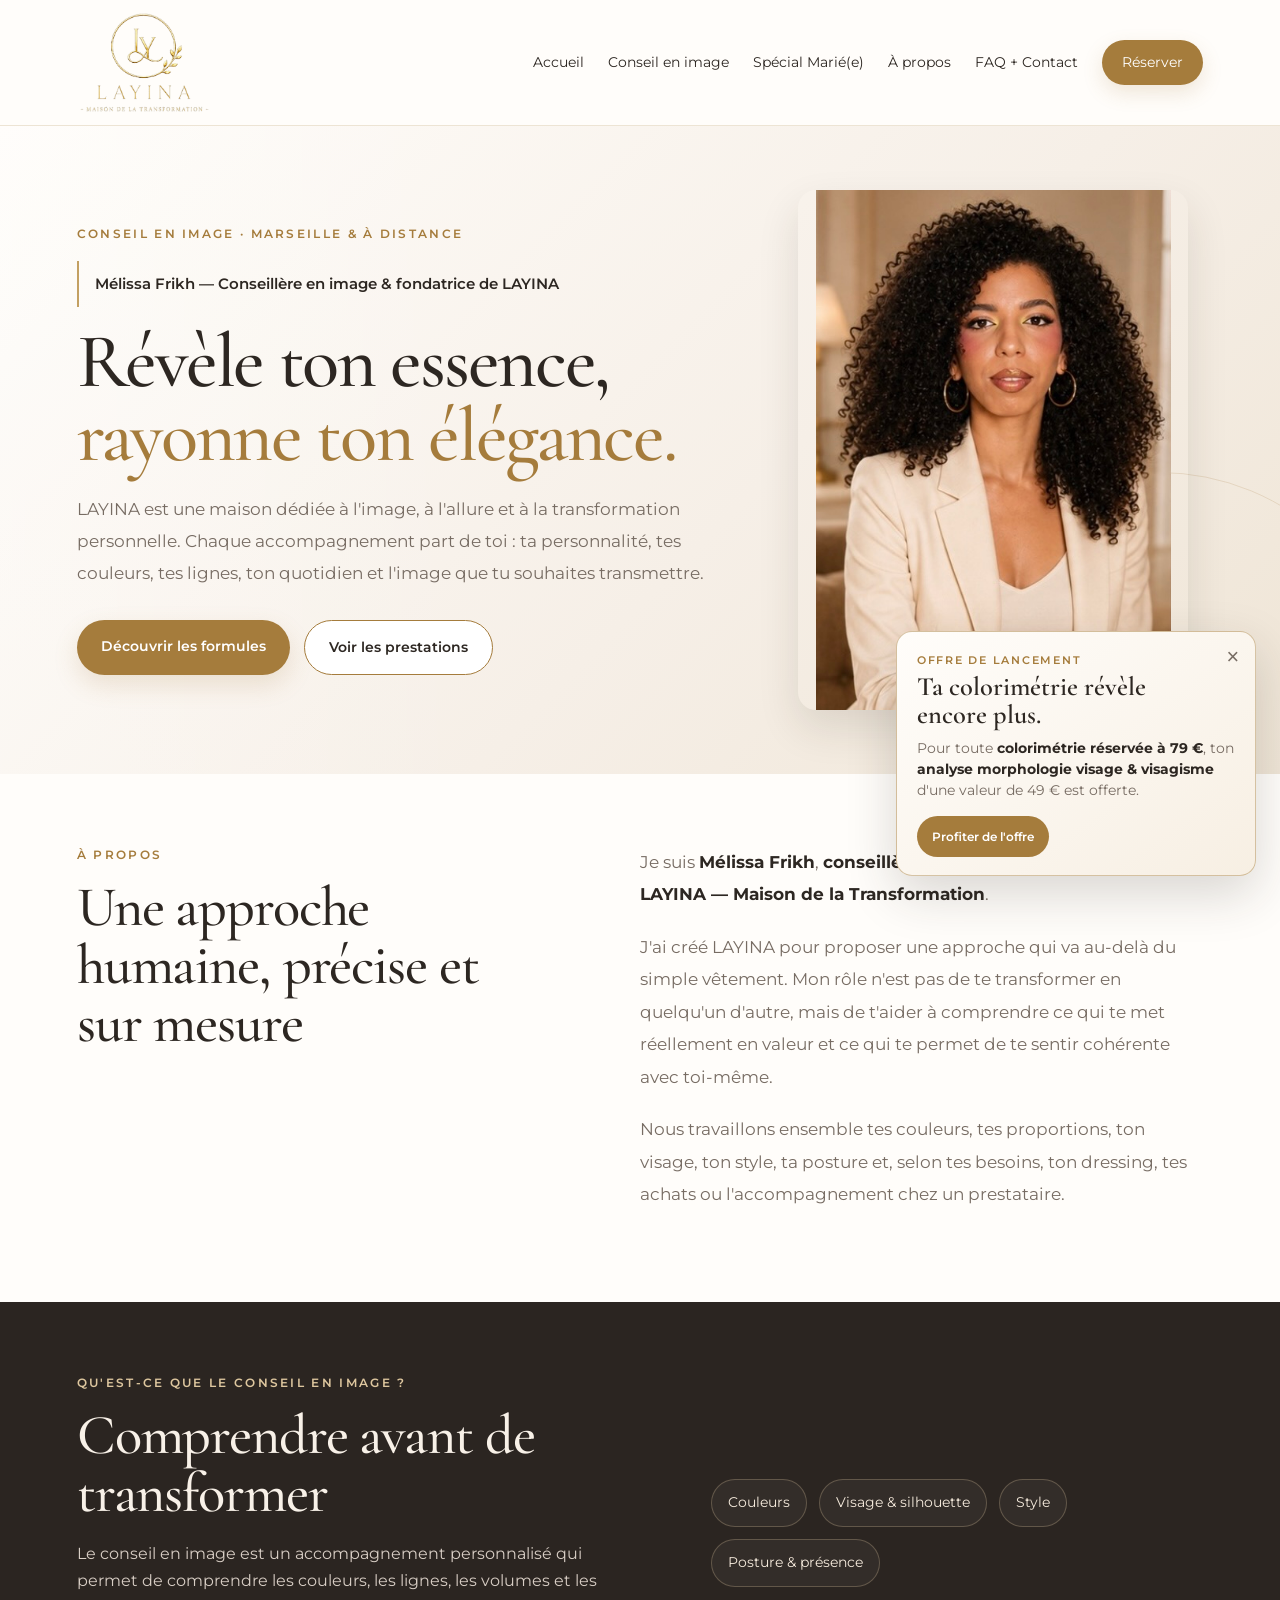
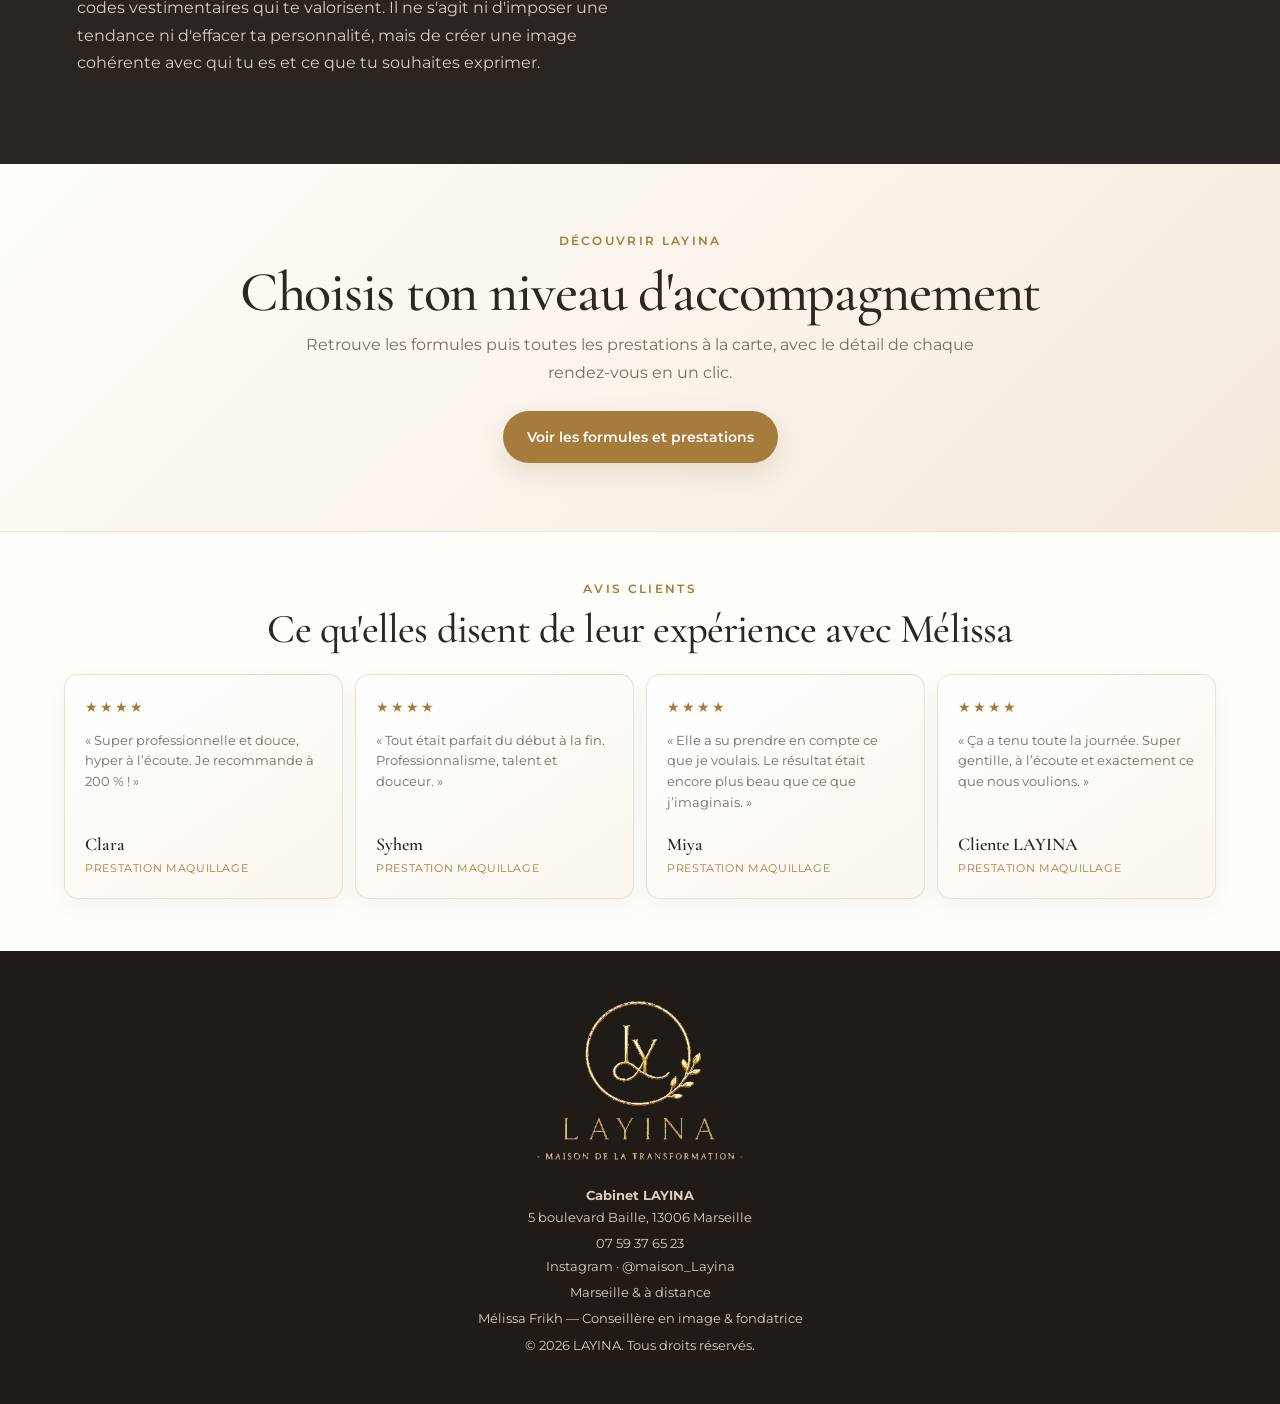
<file: index.html>
<!doctype html><html lang="fr"><head><meta charset="utf-8"><meta name="viewport" content="width=device-width,initial-scale=1"><meta name="description" content="LAYINA, Maison de la Transformation à Marseille. Conseil en image sur mesure par Mélissa Frikh."><title>LAYINA — Maison de la Transformation</title><link rel="preconnect" href="https://fonts.googleapis.com"><link rel="preconnect" href="https://fonts.gstatic.com" crossorigin><link href="https://fonts.googleapis.com/css2?family=Cormorant+Garamond:wght@500;600&family=Montserrat:wght@400;500;600&display=swap" rel="stylesheet"><link rel="stylesheet" href="styles.css"><link rel="stylesheet" href="premium.css"><link rel="stylesheet" href="site-additions.css"><style>#launch-offer{position:fixed;right:24px;bottom:24px;z-index:999999;width:min(360px,calc(100vw - 32px));padding:20px 20px 18px;background:linear-gradient(145deg,#fffdfa,#f7efe3);border:1px solid rgba(165,124,60,.45);border-radius:16px;box-shadow:0 18px 50px rgba(45,39,34,.18);opacity:0;transform:translateY(18px);pointer-events:none;transition:opacity .35s ease,transform .35s ease;font-family:Montserrat,Arial,sans-serif}#launch-offer.show{opacity:1;transform:translateY(0);pointer-events:auto}#launch-offer.hide{opacity:0!important;pointer-events:none!important}#launch-offer .offer-kicker{margin:0 30px 6px 0;color:#a57c3c;font-size:.68rem;font-weight:600;letter-spacing:.16em;text-transform:uppercase}#launch-offer h3{margin:0 28px 8px 0;color:#2d2722;font-family:"Cormorant Garamond",Georgia,serif;font-size:1.65rem;line-height:1.05;font-weight:600}#launch-offer p{margin:0 0 14px;color:#776c63;font-size:.86rem;line-height:1.55}#launch-offer strong{color:#2d2722}#launch-offer .offer-button{display:inline-block;padding:10px 15px;border-radius:999px;background:#a57c3c;color:#fff;font-size:.78rem;font-weight:600}#launch-offer .offer-close{position:absolute;top:9px;right:11px;border:0;background:transparent;color:#776c63;font-size:1.35rem;line-height:1;cursor:pointer;padding:5px}@media(max-width:700px){#launch-offer{display:block!important;visibility:visible!important;top:50%!important;bottom:auto!important;left:50%!important;right:auto!important;width:calc(100vw - 28px)!important;max-width:390px!important;padding:20px 18px 18px!important;opacity:1;transform:translate(-50%,-50%)!important;pointer-events:auto!important;z-index:2147483647!important}#launch-offer.show{opacity:1!important;transform:translate(-50%,-50%)!important}#launch-offer.hide{opacity:0!important;transform:translate(-50%,-46%)!important;pointer-events:none!important}#launch-offer h3{font-size:1.5rem}}</style></head><body><aside id="launch-offer" aria-label="Offre de lancement"><button class="offer-close" type="button" aria-label="Fermer l'offre">×</button><p class="offer-kicker">Offre de lancement</p><h3>Ta colorimétrie révèle encore plus.</h3><p>Pour toute <strong>colorimétrie réservée à 79 €</strong>, ton <strong>analyse morphologie visage & visagisme</strong> d'une valeur de 49 € est offerte.</p><a class="offer-button" href="https://calendly.com/layina_maison/test-de-colorimetrie-1h" target="_blank" rel="noopener">Profiter de l'offre</a></aside><header class="site-header"><a class="wordmark logo-link" href="index.html" aria-label="LAYINA — Accueil"><img class="header-logo" src="assets/logo-layina.png" alt="LAYINA — Maison de la transformation"></a><button class="menu-button" type="button" aria-label="Ouvrir le menu">☰</button><nav><a href="#apropos">À propos</a><a href="#conseil">Le conseil en image</a><a href="prestations.html#formules">Formules</a><a href="prestations.html#prestations">Prestations</a><a href="homme.html">Homme</a><a href="mariage.html">Spécial Marié(e)</a><a href="faq.html">FAQ</a><a href="faq.html#contact">Contact</a><a class="nav-cta" href="https://calendly.com/layina_maison" target="_blank" rel="noopener">Réserver</a></nav></header><main><section class="hero" id="accueil"><div class="hero-copy"><p class="eyebrow">Conseil en image · Marseille & à distance</p><p class="founder-line">Mélissa Frikh — Conseillère en image & fondatrice de LAYINA</p><h1>Révèle ton essence,<br><em>rayonne ton élégance.</em></h1><p class="hero-lead">LAYINA est une maison dédiée à l'image, à l'allure et à la transformation personnelle. Chaque accompagnement part de toi : ta personnalité, tes couleurs, tes lignes, ton quotidien et l'image que tu souhaites transmettre.</p><div class="hero-actions"><a class="button primary" href="prestations.html#formules">Découvrir les formules</a><a class="button secondary" href="prestations.html#prestations">Voir les prestations</a></div></div><div class="hero-photo-wrap"><img class="hero-photo" src="assets/photo-accueil.jpg" alt="Mélissa Frikh — Fondatrice de LAYINA"></div></section><section class="about section compact-section" id="apropos"><div class="about-heading"><p class="eyebrow">À propos</p><h2>Une approche humaine, précise et sur mesure</h2></div><div class="about-copy"><p>Je suis <strong>Mélissa Frikh</strong>, <strong>conseillère en image et fondatrice de LAYINA — Maison de la Transformation</strong>.</p><p>J'ai créé LAYINA pour proposer une approche qui va au-delà du simple vêtement. Mon rôle n'est pas de te transformer en quelqu'un d'autre, mais de t'aider à comprendre ce qui te met réellement en valeur et ce qui te permet de te sentir cohérente avec toi-même.</p><p>Nous travaillons ensemble tes couleurs, tes proportions, ton visage, ton style, ta posture et, selon tes besoins, ton dressing, tes achats ou l'accompagnement chez un prestataire.</p></div></section><section class="editorial section compact-section" id="conseil"><div class="editorial-intro"><p class="eyebrow">Qu'est-ce que le conseil en image ?</p><h2>Comprendre avant de transformer</h2><p>Le conseil en image est un accompagnement personnalisé qui permet de comprendre les couleurs, les lignes, les volumes et les codes vestimentaires qui te valorisent. Il ne s'agit ni d'imposer une tendance ni d'effacer ta personnalité, mais de créer une image cohérente avec qui tu es et ce que tu souhaites exprimer.</p></div><div class="editorial-points"><span>Couleurs</span><span>Visage & silhouette</span><span>Style</span><span>Posture & présence</span></div></section><section class="home-cta"><p class="eyebrow">Découvrir LAYINA</p><h2>Choisis ton niveau d'accompagnement</h2><p>Retrouve les formules puis toutes les prestations à la carte, avec le détail de chaque rendez-vous en un clic.</p><a class="button primary" href="prestations.html">Voir les formules et prestations</a></section><section class="reviews" id="avis"><div class="reviews-inner"><div class="reviews-heading"><p class="eyebrow">Avis clients</p><h2>Ce qu'elles disent de leur expérience avec Mélissa</h2></div><div class="reviews-grid"><article class="review-card"><span class="review-stars">★★★★</span><p>« Super professionnelle et douce, hyper à l’écoute. Je recommande à 200 % ! »</p><strong>Clara</strong><small>Prestation maquillage</small></article><article class="review-card"><span class="review-stars">★★★★</span><p>« Tout était parfait du début à la fin. Professionnalisme, talent et douceur. »</p><strong>Syhem</strong><small>Prestation maquillage</small></article><article class="review-card"><span class="review-stars">★★★★</span><p>« Elle a su prendre en compte ce que je voulais. Le résultat était encore plus beau que ce que j’imaginais. »</p><strong>Miya</strong><small>Prestation maquillage</small></article><article class="review-card"><span class="review-stars">★★★★</span><p>« Ça a tenu toute la journée. Super gentille, à l’écoute et exactement ce que nous voulions. »</p><strong>Cliente LAYINA</strong><small>Prestation maquillage</small></article></div></div></section></main><footer><div class="footer-logo-wrap"><img class="footer-logo" src="assets/logo-layina.png" alt="LAYINA — Maison de la transformation"></div><p>Marseille & à distance</p><p>Mélissa Frikh — Conseillère en image & fondatrice</p><p>© <span id="year"></span> LAYINA. Tous droits réservés.</p></footer><script>(function(){const offer=document.getElementById('launch-offer');if(!offer)return;const close=()=>{offer.classList.remove('show');offer.classList.add('hide');setTimeout(()=>offer.remove(),400)};offer.classList.add('show');const btn=offer.querySelector('.offer-close');if(btn)btn.addEventListener('click',close);})();</script><script src="script.js"></script></body></html>
</file>
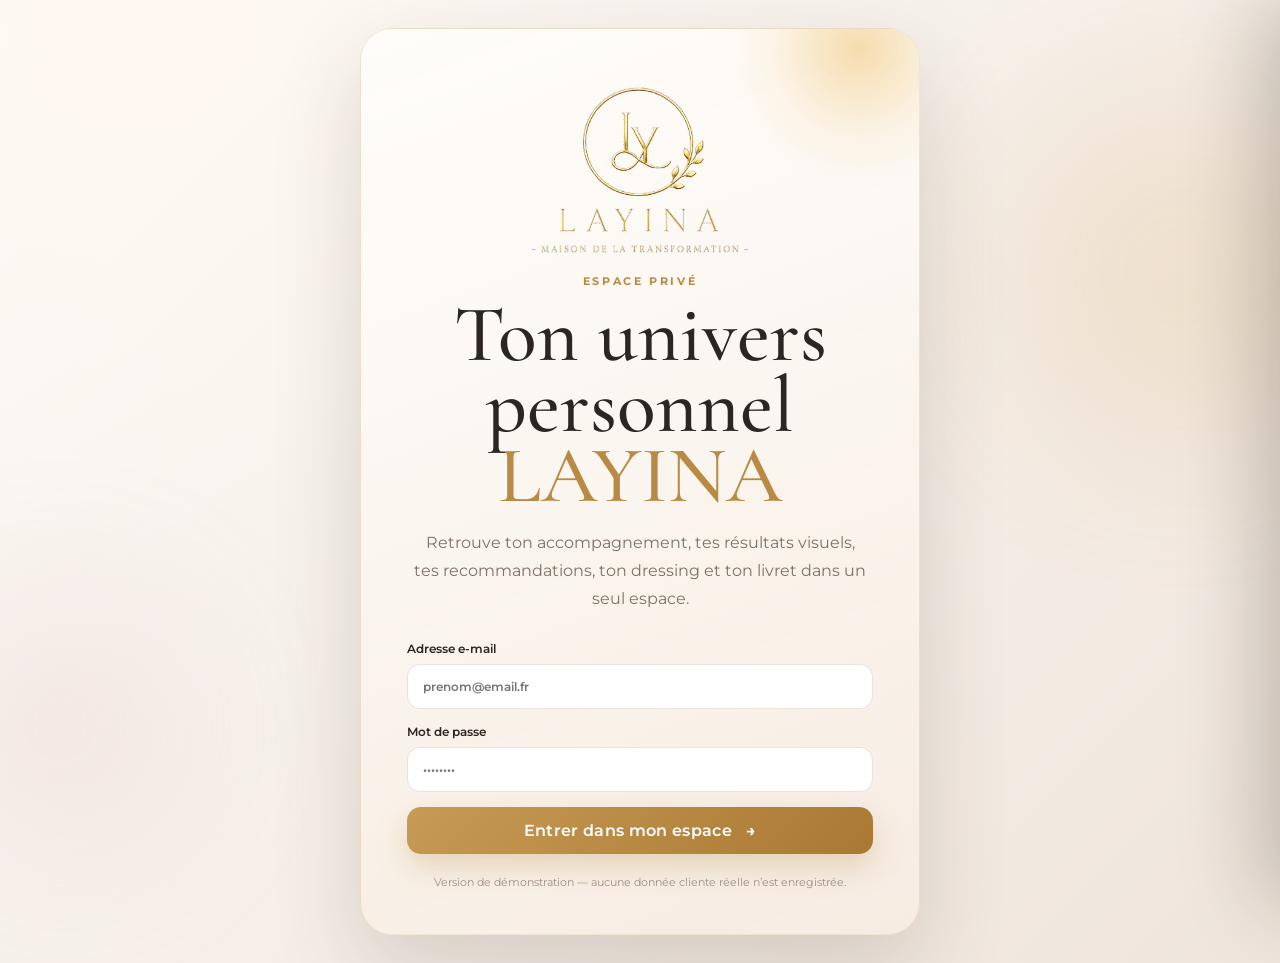
<file: espace-client/index.html>
<!doctype html>
<html lang="fr">
<head>
  <meta charset="utf-8">
  <meta name="viewport" content="width=device-width,initial-scale=1,viewport-fit=cover">
  <meta name="robots" content="noindex,nofollow">
  <meta name="theme-color" content="#171312">
  <meta name="description" content="Espace personnel privé LAYINA — conseil en image et accompagnement personnalisé.">
  <title>LAYINA — Mon espace personnel</title>
  <link rel="preconnect" href="https://fonts.googleapis.com">
  <link rel="preconnect" href="https://fonts.gstatic.com" crossorigin>
  <link href="https://fonts.googleapis.com/css2?family=Cormorant+Garamond:wght@500;600&family=Montserrat:wght@400;500;600&display=swap" rel="stylesheet">
  <link rel="manifest" href="manifest.webmanifest">
  <link rel="stylesheet" href="styles.css">
</head>
<body>
  <div class="ambient ambient-one"></div><div class="ambient ambient-two"></div>
  <div id="loginView" class="login-shell">
    <main class="login-card" aria-labelledby="loginTitle">
      <span class="gold-halo"></span>
      <img class="login-logo" src="../assets/logo-layina.png" alt="LAYINA — Maison de la transformation">
      <p class="eyebrow">ESPACE PRIVÉ</p>
      <h1 id="loginTitle">Ton univers personnel<br><em>LAYINA</em></h1>
      <p class="login-intro">Retrouve ton accompagnement, tes résultats visuels, tes recommandations, ton dressing et ton livret dans un seul espace.</p>
      <form id="loginForm" class="login-form">
        <label>Adresse e-mail<input id="emailInput" type="email" autocomplete="email" placeholder="prenom@email.fr" required></label>
        <label>Mot de passe<input id="passwordInput" type="password" autocomplete="current-password" placeholder="••••••••" required></label>
        <button class="primary-button" type="submit"><span>Entrer dans mon espace</span><b>→</b></button>
      </form>
      <p class="demo-note">Version de démonstration — aucune donnée cliente réelle n’est enregistrée.</p>
    </main>
  </div>

  <div id="appView" class="app-shell is-hidden">
    <aside class="sidebar" id="sidebar">
      <div class="brand-block"><img src="../assets/logo-layina.png" alt="LAYINA"><p>Mon accompagnement privé</p></div>
      <div class="client-mini"><div class="avatar avatar-large">CL</div><div><small>Dossier personnel</small><strong>Cliente LAYINA</strong></div></div>
      <nav class="side-nav" aria-label="Navigation espace client">
        <p class="nav-label">MON ESPACE</p>
        <button class="nav-item active" data-view="dashboard"><span>⌂</span>Accueil</button>
        <button class="nav-item" data-view="profile"><span>◇</span>Mon profil</button>
        <button class="nav-item" data-view="appointments"><span>◷</span>Mes rendez-vous</button>
        <p class="nav-label">MON IMAGE</p>
        <button class="nav-item" data-view="colorimetry"><span>◉</span>Ma colorimétrie</button>
        <button class="nav-item" data-view="face"><span>○</span>Mon visage</button>
        <button class="nav-item" data-view="silhouette"><span>♢</span>Ma silhouette</button>
        <button class="nav-item" data-view="style"><span>✦</span>Mon style</button>
        <button class="nav-item" data-view="accessories"><span>⌁</span>Lunettes & accessoires</button>
        <button class="nav-item" data-view="posture"><span>│</span>Posture & présence</button>
        <p class="nav-label">MON QUOTIDIEN</p>
        <button class="nav-item" data-view="dressing"><span>▦</span>Mon dressing</button>
        <button class="nav-item" data-view="shopping"><span>＋</span>Ma shopping list</button>
        <button class="nav-item" data-view="booklet"><span>▤</span>Mon livret LAYINA</button>
        <button class="nav-item" data-view="wedding"><span>✧</span>Mon espace mariage</button>
        <button class="nav-item" data-view="messages"><span>✉</span>Mes demandes</button>
      </nav>
      <button id="logoutButton" class="logout-button">Se déconnecter</button>
    </aside>
    <div class="sidebar-backdrop" id="sidebarBackdrop"></div>

    <div class="app-main">
      <header class="topbar">
        <button id="menuButton" class="menu-button" aria-label="Ouvrir le menu">☰</button>
        <div><p class="topbar-kicker">MAISON LAYINA</p><strong id="topbarTitle">Mon espace personnel</strong></div>
        <button class="top-action" data-jump="booklet">Mon livret</button><div class="avatar">CL</div>
      </header>
      <main class="content">
        <section class="app-view" data-view-panel="dashboard">
          <div class="hero-private">
            <div class="hero-copy"><p class="eyebrow light">TON CARNET D’IMAGE PRIVÉ</p><h1>Révèle ton essence,<br><em>rayonne ton élégance.</em></h1><p>Tout ton accompagnement LAYINA réuni dans un espace vivant : tes couleurs, tes lignes, ton style, tes achats et ton évolution.</p><div class="hero-actions"><button class="primary-button light-button" data-jump="colorimetry"><span>Voir mes résultats</span><b>→</b></button><button class="ghost-button" data-jump="booklet">Ouvrir mon livret</button></div></div>
            <div class="hero-orbit"><div class="orbit orbit-one"></div><div class="orbit orbit-two"></div><div class="orbit-center"><small>PARCOURS</small><strong>65%</strong><span>complété</span></div></div>
          </div>
          <div class="highlight-strip"><article><span>PROCHAIN RENDEZ-VOUS</span><strong>Style & personnalité</strong><small>Samedi 19 septembre · 14 h</small></article><article><span>TA SAISON</span><strong>Printemps chaud</strong><small>Chaude · lumineuse · dorée</small></article><article><span>TON VISAGE</span><strong>Ovale</strong><small>Équilibré · polyvalent</small></article><article><span>TON STYLE</span><strong>Classique + Flamboyant</strong><small>Structure · caractère</small></article></div>
          <div class="section-intro"><div><p class="eyebrow">TES RÉSULTATS</p><h2>Ton identité visuelle, en un regard.</h2></div><p>Chaque module contient des schémas, des exemples et des recommandations concrètes pour appliquer les conseils au quotidien.</p></div>
          <div class="module-grid rich">
            <button class="module-card visual-card warm" data-jump="colorimetry"><div class="mini-palette"><i></i><i></i><i></i><i></i><i></i></div><span>01</span><strong>Ma colorimétrie</strong><small>Palette, métaux, maquillage, cheveux</small></button>
            <button class="module-card visual-card" data-jump="face"><div class="mini-face"><i></i><b></b></div><span>02</span><strong>Mon visage</strong><small>Forme, coiffures, lunettes, bijoux</small></button>
            <button class="module-card visual-card blush" data-jump="silhouette"><div class="mini-silhouette"><i></i></div><span>03</span><strong>Ma silhouette</strong><small>Coupes, proportions, matières</small></button>
            <button class="module-card visual-card dark" data-jump="style"><div class="mini-style"><i></i><i></i><i></i></div><span>04</span><strong>Mon style</strong><small>Univers, pièces fortes, inspirations</small></button>
            <button class="module-card visual-card" data-jump="dressing"><div class="mini-rack"><i></i><i></i><i></i></div><span>05</span><strong>Mon dressing</strong><small>Garder, ajuster, compléter</small></button>
            <button class="module-card visual-card goldish" data-jump="booklet"><div class="mini-book"><i></i></div><span>06</span><strong>Mon livret LAYINA</strong><small>Ta synthèse personnalisée</small></button>
          </div>
          <div class="signature-note"><span>✦</span><div><p>LE CONSEIL LAYINA DU MOMENT</p><strong>Commence par tes couleurs près du visage, puis construis le reste de la tenue autour d’elles.</strong></div></div>
        </section>

        <section class="app-view is-hidden" data-view-panel="profile"><div class="page-head"><p class="eyebrow">MON DOSSIER</p><h1>Mon profil</h1><p>Les informations de référence qui permettent de personnaliser chaque recommandation.</p></div><div class="profile-hero"><div class="profile-monogram">CL</div><div><span>Dossier client</span><h2>Cliente LAYINA</h2><p>Transformation complète · Marseille</p></div><div class="status-pill">Accompagnement actif</div></div><div class="info-grid three"><article class="card"><span>Objectif principal</span><strong>Construire une image élégante, cohérente et facile à porter.</strong></article><article class="card"><span>Style de vie</span><strong>Quotidien + événements</strong></article><article class="card"><span>Préférences</span><strong>Chic moderne · confortable · structuré</strong></article><article class="card"><span>Couleurs</span><strong>Chaudes, lumineuses, peu grisées</strong></article><article class="card"><span>Budget shopping</span><strong>À définir avec Mélissa</strong></article><article class="card"><span>Dernière mise à jour</span><strong>Septembre 2026</strong></article></div></section>

        <section class="app-view is-hidden" data-view-panel="appointments"><div class="page-head"><p class="eyebrow">AGENDA</p><h1>Mes rendez-vous</h1><p>Ton parcours, les rendez-vous passés et la prochaine étape.</p></div><article class="appointment-feature"><div class="date-block"><strong>19</strong><span>SEP</span></div><div><p class="eyebrow">PROCHAIN RENDEZ-VOUS</p><h2>Analyse style & personnalité</h2><p>14 h 00 · Cabinet LAYINA · 5 boulevard Baille, Marseille</p></div><a class="primary-button compact" href="https://calendly.com/layina_maison" target="_blank" rel="noopener"><span>Gérer le rendez-vous</span><b>→</b></a></article><div class="timeline-full"><article class="timeline-event done"><span>✓</span><div><small>Terminé</small><strong>Colorimétrie</strong><p>Palette personnelle et recommandations remises.</p></div></article><article class="timeline-event done"><span>✓</span><div><small>Terminé</small><strong>Visage & visagisme</strong><p>Morphologie, coiffures et accessoires analysés.</p></div></article><article class="timeline-event current"><span>03</span><div><small>À venir</small><strong>Style & personnalité</strong><p>Définition de ton univers vestimentaire.</p></div></article><article class="timeline-event"><span>04</span><div><small>À programmer</small><strong>Silhouette & shopping</strong><p>Application concrète sur les coupes et achats.</p></div></article></div></section>

        <section class="app-view is-hidden" data-view-panel="colorimetry"><div class="page-head"><p class="eyebrow">HARMONIE PERSONNELLE</p><h1>Ma colorimétrie</h1><p>Des couleurs qui soutiennent le teint au lieu de prendre le dessus.</p></div><div class="color-hero"><div><p class="eyebrow">TON RÉSULTAT</p><h2>Printemps chaud</h2><p>Ta beauté est mise en valeur par des couleurs <strong>chaudes, lumineuses et dorées</strong>. Elles créent de l’éclat près du visage sans durcir les traits.</p><div class="tags"><span>Chaud</span><span>Lumineux</span><span>Doré</span><span>Clair à moyen</span></div></div><div class="palette-orb"><i style="--c:#f0c27b"></i><i style="--c:#df8f5f"></i><i style="--c:#ca6c50"></i><i style="--c:#82a66d"></i><i style="--c:#5e9b93"></i><i style="--c:#f4dfb8"></i><i style="--c:#c69b62"></i><i style="--c:#974d38"></i><div><small>SAISON</small><strong>PRINTEMPS</strong></div></div></div><h2 class="section-title">Ta palette idéale</h2><div class="palette-grid"><div style="--c:#fff0d2"><span>Ivoire</span></div><div style="--c:#e9c98f"><span>Sable doré</span></div><div style="--c:#d89a62"><span>Camel</span></div><div style="--c:#9b5b3f"><span>Cannelle</span></div><div style="--c:#ef8c6b"><span>Corail</span></div><div style="--c:#db6b54"><span>Tomate</span></div><div style="--c:#e59b58"><span>Abricot</span></div><div style="--c:#e4b14f"><span>Miel</span></div><div style="--c:#93b66d"><span>Pomme</span></div><div style="--c:#5d8c62"><span>Feuille</span></div><div style="--c:#61a79c"><span>Turquoise</span></div><div style="--c:#438fa0"><span>Bleu lagon</span></div></div><div class="info-grid four visual-info"><article class="card metal-card"><span>Métaux</span><div class="metal-row"><i class="metal gold"></i><i class="metal champagne"></i></div><strong>Doré chaud & champagne</strong></article><article class="card makeup-card"><span>Maquillage</span><div class="makeup-dots"><i></i><i></i><i></i></div><strong>Pêche · terracotta · brun chaud</strong></article><article class="card hair-card"><span>Cheveux</span><div class="hair-samples"><i></i><i></i><i></i></div><strong>Miel · caramel · noisette chaude</strong></article><article class="card avoid-card"><span>À éviter près du visage</span><div class="avoid-swatches"><i></i><i></i><i></i></div><strong>Gris bleutés · mauves froids · noir dur</strong></article></div><div class="layina-tip"><b>Conseil LAYINA</b><p>Si tu portes une couleur moins flatteuse, éloigne-la du visage : pantalon, chaussures ou sac. Garde ta meilleure palette sur le haut du corps.</p></div></section>

        <section class="app-view is-hidden" data-view-panel="face"><div class="page-head"><p class="eyebrow">VISAGISME</p><h1>Mon visage</h1><p>Comprendre tes lignes permet de choisir des formes qui dialoguent avec elles.</p></div><div class="diagnostic-grid"><article class="diagram-card"><div class="diagram-head"><span>TA MORPHOLOGIE</span><strong>Visage ovale</strong></div><svg class="face-diagram" viewBox="0 0 260 320" role="img" aria-label="Schéma d’un visage ovale"><defs><linearGradient id="faceFill" x1="0" y1="0" x2="1" y2="1"><stop stop-color="#f7e5d8"/><stop offset="1" stop-color="#d9b89f"/></linearGradient></defs><path d="M130 28 C74 28 48 75 51 145 C54 223 84 284 130 294 C176 284 206 223 209 145 C212 75 186 28 130 28Z" fill="url(#faceFill)" stroke="#b58c63" stroke-width="3"/><path d="M72 133 Q94 120 113 133" fill="none" stroke="#674d3c" stroke-width="3"/><path d="M147 133 Q166 120 188 133" fill="none" stroke="#674d3c" stroke-width="3"/><path d="M130 132 L124 184 Q130 190 139 184" fill="none" stroke="#8a6650" stroke-width="2"/><path d="M105 222 Q130 238 155 222" fill="none" stroke="#9b6254" stroke-width="3"/><line x1="38" y1="54" x2="222" y2="54" class="guide"/><line x1="26" y1="160" x2="234" y2="160" class="guide"/><line x1="66" y1="270" x2="194" y2="270" class="guide"/></svg><p class="diagram-caption">Front légèrement plus large que le menton, courbes équilibrées et longueur supérieure à la largeur.</p></article><article class="card diagnostic-copy"><p class="eyebrow">CE QUE CELA SIGNIFIE</p><h2>Une base très équilibrée</h2><p>Le visage ovale accepte beaucoup de formes. L’objectif n’est pas de “corriger” mais de conserver cet équilibre et de choisir les détails selon ton style.</p><div class="check-list"><span>✓ Coiffures souples ou structurées</span><span>✓ Large choix de montures</span><span>✓ Bijoux courts ou longs</span><span>✓ Raie centrale ou latérale</span></div></article></div><h2 class="section-title">Les lunettes qui te mettent en valeur</h2><div class="glasses-grid"><article class="glasses-card recommended"><span class="badge">Idéale</span><svg viewBox="0 0 260 110"><path d="M22 35 Q66 23 105 33 L100 75 Q63 86 31 69Z M155 33 Q194 23 238 35 L229 69 Q197 86 160 75Z" fill="none" stroke="currentColor" stroke-width="5"/><path d="M104 43 Q130 32 156 43" fill="none" stroke="currentColor" stroke-width="5"/></svg><strong>Angulaire douce</strong><p>Apporte de la structure sans durcir.</p></article><article class="glasses-card recommended"><span class="badge">Idéale</span><svg viewBox="0 0 260 110"><path d="M21 38 Q66 15 108 35 Q104 79 68 83 Q29 80 21 38Z M152 35 Q194 15 239 38 Q231 80 192 83 Q156 79 152 35Z" fill="none" stroke="currentColor" stroke-width="5"/><path d="M106 42 Q130 33 154 42" fill="none" stroke="currentColor" stroke-width="5"/></svg><strong>Papillon équilibrée</strong><p>Ouvre le regard et souligne les pommettes.</p></article><article class="glasses-card"><span class="badge soft">Possible</span><svg viewBox="0 0 260 110"><circle cx="68" cy="55" r="38" fill="none" stroke="currentColor" stroke-width="5"/><circle cx="192" cy="55" r="38" fill="none" stroke="currentColor" stroke-width="5"/><path d="M106 50 Q130 40 154 50" fill="none" stroke="currentColor" stroke-width="5"/></svg><strong>Ronde</strong><p>À choisir selon le style et la largeur du visage.</p></article></div><div class="recommendation-columns"><article class="card"><span>Coiffures</span><h3>Volumes harmonieux</h3><ul><li>Dégradé autour du visage</li><li>Ondulations souples</li><li>Chignon bas ou mi-haut</li><li>Frange rideau si désirée</li></ul></article><article class="card"><span>Bijoux</span><h3>Grande liberté</h3><ul><li>Créoles moyennes</li><li>Pendantes graphiques</li><li>Formes goutte</li><li>Puces sophistiquées</li></ul></article><article class="card"><span>Voile / hijab si concernée</span><h3>Préserver l’ovale</h3><ul><li>Encadrement souple</li><li>Volume modéré sur les côtés</li><li>Éviter de comprimer fortement le front</li></ul></article></div></section>

        <section class="app-view is-hidden" data-view-panel="silhouette"><div class="page-head"><p class="eyebrow">MORPHOLOGIE</p><h1>Ma silhouette</h1><p>Comprendre les proportions pour choisir les coupes que tu préfères en connaissance de cause.</p></div><div class="diagnostic-grid silhouette-diagnostic"><article class="diagram-card"><div class="diagram-head"><span>TA MORPHOLOGIE</span><strong>Silhouette en A</strong></div><svg class="body-diagram" viewBox="0 0 260 410" role="img" aria-label="Schéma d’une silhouette en A"><circle cx="130" cy="38" r="24" class="body-fill"/><path d="M104 72 Q130 62 156 72 L170 155 Q188 222 205 345 Q166 375 130 375 Q94 375 55 345 Q72 222 90 155Z" class="body-fill"/><line x1="88" y1="100" x2="172" y2="100" class="measure shoulder"/><text x="181" y="105">épaules</text><line x1="56" y1="224" x2="204" y2="224" class="measure hip"/><text x="211" y="229">hanches</text><path d="M79 74 Q55 150 48 205" class="limb"/><path d="M181 74 Q205 150 212 205" class="limb"/></svg><p class="diagram-caption">Les hanches sont visuellement plus présentes que les épaules. On peut équilibrer l’ensemble en donnant plus de présence au haut si c’est l’effet recherché.</p></article><article class="card diagnostic-copy"><p class="eyebrow">LIGNE DIRECTRICE</p><h2>Structurer le haut, fluidifier le bas</h2><p>Ta silhouette gagne en harmonie avec des détails, couleurs ou volumes placés sur le haut du corps, associés à des bas aux lignes propres.</p><div class="balance-visual"><span>HAUT <b>＋ présence</b></span><span>BAS <b>＋ fluidité</b></span></div></article></div><h2 class="section-title">Tes coupes repères</h2><div class="clothes-grid"><article class="clothes-card"><svg viewBox="0 0 140 140"><path d="M45 18 L28 43 L45 55 L50 122 L90 122 L95 55 L112 43 L95 18 L80 29 L60 29Z"/></svg><strong>Hauts</strong><p>Épaules dessinées, cols travaillés, détails près du visage.</p></article><article class="clothes-card"><svg viewBox="0 0 140 140"><path d="M47 18 H93 L101 124 H77 L70 64 L63 124 H39Z"/></svg><strong>Pantalons</strong><p>Droits, bootcut doux ou fluides avec tombé net.</p></article><article class="clothes-card"><svg viewBox="0 0 140 140"><path d="M39 18 H101 L95 124 H75 L70 66 L65 124 H45Z"/></svg><strong>Jeans</strong><p>Droit ou flare modéré, taille confortable.</p></article><article class="clothes-card"><svg viewBox="0 0 140 140"><path d="M45 18 L24 42 L43 54 L47 124 H93 L97 54 L116 42 L95 18 L80 29 H60Z"/><path d="M70 18 V124"/></svg><strong>Vestes</strong><p>Structurées aux épaules, longueur adaptée au look.</p></article><article class="clothes-card"><svg viewBox="0 0 140 140"><path d="M49 18 H91 L112 124 H28Z"/></svg><strong>Jupes & robes</strong><p>Lignes A, droites fluides ou taille marquée.</p></article><article class="clothes-card"><svg viewBox="0 0 140 140"><path d="M42 18 L24 42 L40 54 L42 126 H98 L100 54 L116 42 L98 18 L80 30 H60Z"/></svg><strong>Manteaux</strong><p>Épaules nettes et ligne verticale.</p></article></div><div class="neckline-panel"><div><p class="eyebrow">COLS À TESTER</p><h2>Ouvrir et structurer le haut</h2></div><div class="neckline-grid"><span><i class="neck v"></i><b>Col V</b></span><span><i class="neck boat"></i><b>Col bateau</b></span><span><i class="neck square"></i><b>Col carré</b></span><span><i class="neck shirt"></i><b>Col chemise</b></span></div></div></section>

        <section class="app-view is-hidden" data-view-panel="style"><div class="page-head"><p class="eyebrow">IDENTITÉ VESTIMENTAIRE</p><h1>Mon style</h1><p>Ton style n’est pas une case : c’est un langage visuel personnel.</p></div><div class="style-hero"><div><p class="eyebrow light">TON MÉLANGE</p><h2>Classique <em>×</em> Flamboyant</h2><p>Une base nette et intemporelle, réveillée par une pièce forte, un contraste ou un accessoire qui affirme ta présence.</p></div><div class="style-meter"><span>Classique <b>65%</b></span><i><u style="width:65%"></u></i><span>Flamboyant <b>35%</b></span><i><u style="width:35%"></u></i></div></div><div class="moodboard"><article class="mood editorial"><span>01</span><strong>Structure</strong><small>Blazer net, pantalon droit, lignes propres</small></article><article class="mood jewel"><span>02</span><strong>Point focal</strong><small>Bijou fort, sac sculptural ou chaussure signature</small></article><article class="mood texture"><span>03</span><strong>Matières</strong><small>Laine fine, satin mat, cuir lisse, maille qualitative</small></article><article class="mood contrast"><span>04</span><strong>Contraste</strong><small>Base sobre + accent coloré ou graphique</small></article></div><div class="outfit-card"><div class="outfit-visual"><svg viewBox="0 0 320 360"><path class="garment-light" d="M116 35 L87 65 L102 96 L108 206 H212 L218 96 L233 65 L204 35 L182 53 H138Z"/><path class="garment-dark" d="M120 198 H200 L223 337 H174 L160 242 L146 337 H97Z"/><path class="garment-accent" d="M203 109 Q248 110 260 145 L250 205 Q232 218 211 205Z"/><circle class="garment-gold" cx="78" cy="123" r="18"/><path class="garment-gold-stroke" d="M78 142 L78 202"/></svg></div><div><p class="eyebrow">FORMULE TENUE</p><h2>La règle 80 / 20</h2><p>Garde environ 80 % de la tenue dans ton univers classique puis utilise les 20 % restants pour une touche flamboyante.</p><div class="formula-list"><span><b>Base</b> blazer + pantalon net</span><span><b>Accent</b> sac couleur forte</span><span><b>Finition</b> bijou doré sculptural</span></div></div></div></section>

        <section class="app-view is-hidden" data-view-panel="accessories"><div class="page-head"><p class="eyebrow">DÉTAILS QUI CHANGENT TOUT</p><h1>Lunettes & accessoires</h1><p>Les accessoires relient la morphologie, la colorimétrie et le style.</p></div><div class="accessory-feature"><article class="card"><span>Monture signature</span><svg class="large-glasses" viewBox="0 0 300 120"><path d="M24 40 Q70 19 118 34 L112 85 Q65 99 31 76Z M182 34 Q230 19 276 40 L269 76 Q235 99 188 85Z" fill="none" stroke="currentColor" stroke-width="5"/><path d="M116 46 Q150 31 184 46" fill="none" stroke="currentColor" stroke-width="5"/></svg><strong>Angulaire douce, largeur moyenne</strong><p>En doré chaud, écaille miel ou brun transparent.</p></article><article class="card"><span>Boucles d’oreilles</span><div class="earring-set"><i></i><i></i><i></i></div><strong>Créoles & gouttes graphiques</strong><p>Choisis le volume selon la coiffure et le col.</p></article><article class="card"><span>Colliers</span><div class="necklace-set"><i></i><i></i></div><strong>Chaînes fines ou pendentif focal</strong><p>À adapter à l’ouverture du décolleté.</p></article></div><div class="rule-table"><div><span>FORME</span><strong>Privilégier</strong><strong>À modérer</strong></div><div><span>Lunettes</span><p>Angulaire douce, papillon équilibré</p><p>Montures beaucoup plus larges que le visage</p></div><div><span>Bijoux</span><p>Créoles, gouttes, formes graphiques</p><p>Accumulation trop dense près du visage</p></div><div><span>Métaux</span><p>Doré chaud, champagne</p><p>Argent bleuté très froid près du teint</p></div></div></section>

        <section class="app-view is-hidden" data-view-panel="posture"><div class="page-head"><p class="eyebrow">PRÉSENCE</p><h1>Posture & maintien</h1><p>Une posture élégante est d’abord une posture confortable, stable et respirée.</p></div><div class="posture-grid"><article class="posture-card good"><span class="status">À viser</span><svg viewBox="0 0 200 340"><circle cx="100" cy="42" r="27"/><path d="M100 69 L100 200"/><path d="M100 95 L59 153"/><path d="M100 95 L141 153"/><path d="M100 200 L72 306"/><path d="M100 200 L128 306"/><path d="M80 82 Q100 74 120 82" class="shoulder-line"/><line x1="55" y1="42" x2="145" y2="42" class="guide"/></svg><h2>Alignement naturel</h2><p>Oreilles, épaules et bassin dans une ligne confortable. Regard horizontal, sternum ouvert sans cambrer.</p></article><article class="posture-card bad"><span class="status">À corriger</span><svg viewBox="0 0 200 340"><circle cx="119" cy="49" r="27"/><path d="M114 76 Q86 125 95 201"/><path d="M99 103 L60 158"/><path d="M99 103 L139 163"/><path d="M95 201 L70 307"/><path d="M95 201 L132 301"/><path d="M75 91 Q101 102 127 88" class="shoulder-line"/></svg><h2>Enroulement vers l’avant</h2><p>Épaules fermées, tête projetée et appui instable peuvent fatiguer le corps et réduire la présence.</p></article></div><h2 class="section-title">Le déroulé du pas</h2><div class="walk-sequence"><article><span>1</span><i class="foot heel"></i><strong>Talon</strong><p>Pose douce du talon.</p></article><article><span>2</span><i class="foot mid"></i><strong>Milieu du pied</strong><p>Transfert fluide du poids.</p></article><article><span>3</span><i class="foot toe"></i><strong>Avant-pied</strong><p>Poussée naturelle des orteils.</p></article></div><div class="layina-tip"><b>Mini exercice</b><p>Deux minutes par jour : épaules relâchées, menton parallèle au sol, respiration lente, marche à allure régulière sans regarder tes pieds.</p></div></section>

        <section class="app-view is-hidden" data-view-panel="dressing"><div class="page-head"><p class="eyebrow">GARDE-ROBE</p><h1>Mon dressing</h1><p>Une vue simple de ce que tu possèdes, de ce qui fonctionne et de ce qu’il manque.</p></div><div class="wardrobe-summary"><article><strong>24</strong><span>pièces validées</span></article><article><strong>7</strong><span>à ajuster</span></article><article><strong>5</strong><span>à remplacer</span></article><article><strong>8</strong><span>pièces manquantes</span></article></div><div class="wardrobe-grid"><article class="wardrobe-card keep"><span>GARDER</span><h2>Les piliers</h2><div class="clothing-tags"><i>Blazer camel</i><i>Jean droit brut</i><i>Chemise ivoire</i><i>Pantalon chocolat</i><i>Mocassins cognac</i></div></article><article class="wardrobe-card alter"><span>AJUSTER</span><h2>À optimiser</h2><div class="clothing-tags"><i>Veste trop longue</i><i>Pantalon à raccourcir</i><i>Robe à cintrer</i></div></article><article class="wardrobe-card release"><span>DONNER / VENDRE</span><h2>Peu cohérent</h2><div class="clothing-tags"><i>Top gris bleuté</i><i>Jean coupe très skinny</i><i>Veste sans structure</i></div></article><article class="wardrobe-card add"><span>À AJOUTER</span><h2>Les manquants</h2><div class="clothing-tags"><i>Trench beige chaud</i><i>Pantalon fluide ivoire</i><i>Sac cognac structuré</i><i>Top corail</i></div></article></div></section>

        <section class="app-view is-hidden" data-view-panel="shopping"><div class="page-head"><p class="eyebrow">ACHATS CIBLÉS</p><h1>Ma shopping list</h1><p>Une liste pensée pour éviter les achats doublons et construire une garde-robe cohérente.</p></div><div class="shopping-toolbar"><div><strong id="shoppingCount">0</strong><span>pièces restantes</span></div><div class="budget-pill">Budget indicatif <b>450 €</b></div></div><div id="shoppingList" class="shopping-list"></div><form id="shoppingForm" class="shopping-form"><input id="shoppingInput" type="text" placeholder="Ajouter une pièce..." aria-label="Ajouter une pièce"><select id="shoppingPriority" aria-label="Priorité"><option>Priorité haute</option><option selected>Priorité moyenne</option><option>Priorité basse</option></select><button class="primary-button" type="submit"><span>Ajouter</span><b>＋</b></button></form></section>

        <section class="app-view is-hidden" data-view-panel="booklet"><div class="page-head"><p class="eyebrow">SYNTHÈSE PERSONNALISÉE</p><h1>Mon livret LAYINA</h1><p>Le résumé de ton accompagnement, toujours accessible.</p></div><div class="book-cover"><div class="book-logo">LY</div><div><p>MAISON LAYINA</p><h2>Livret personnel<br>d’image & d’élégance</h2><span>Transformation complète</span></div><button id="printBooklet" class="ghost-button dark-ghost">Imprimer / enregistrer en PDF</button></div><div class="book-chapters"><button data-jump="colorimetry"><span>01</span><div><strong>Colorimétrie</strong><small>Printemps chaud · palette personnelle</small></div><b>→</b></button><button data-jump="face"><span>02</span><div><strong>Visage & visagisme</strong><small>Ovale · coiffures · lunettes · bijoux</small></div><b>→</b></button><button data-jump="silhouette"><span>03</span><div><strong>Silhouette</strong><small>A · coupes · proportions · matières</small></div><b>→</b></button><button data-jump="style"><span>04</span><div><strong>Style</strong><small>Classique × flamboyant</small></div><b>→</b></button><button data-jump="dressing"><span>05</span><div><strong>Dressing & shopping</strong><small>Priorités et pièces repères</small></div><b>→</b></button></div></section>

        <section class="app-view is-hidden" data-view-panel="wedding"><div class="page-head"><p class="eyebrow">SPÉCIAL MARIAGE</p><h1>Mon espace mariage</h1><p>Un espace activable pour regrouper chaque décision jusqu’au Jour J.</p></div><div class="wedding-private-hero"><div><p class="eyebrow light">DOSSIER PRIVÉ</p><h2>Chaque détail,<br>au même endroit.</h2><p>Tenue, couleurs, accessoires, beauté, essayages, validations et suivi du Jour J.</p></div><div class="wedding-count"><strong>J−90</strong><span>avant le mariage</span></div></div><div class="wedding-progress"><article class="done"><span>✓</span><strong>Palette mariage</strong><small>Validée</small></article><article class="done"><span>✓</span><strong>Silhouette robe / costume</strong><small>Validée</small></article><article class="current"><span>03</span><strong>Accessoires</strong><small>En cours</small></article><article><span>04</span><strong>Essai beauté / finitions</strong><small>À programmer</small></article></div><div class="info-grid three"><article class="card"><span>Blanc idéal</span><strong>Ivoire chaud</strong><p>Évite le blanc optique près du visage.</p></article><article class="card"><span>Métaux</span><strong>Doré champagne</strong><p>À reprendre sur les bijoux et détails.</p></article><article class="card"><span>Harmonie globale</span><strong>Chaleureuse & lumineuse</strong><p>Palette cohérente avec le décor et les accessoires.</p></article></div></section>

        <section class="app-view is-hidden" data-view-panel="messages"><div class="page-head"><p class="eyebrow">SUIVI</p><h1>Mes demandes</h1><p>Un espace simple pour noter une question ou préparer un point à voir avec Mélissa.</p></div><div class="message-layout"><div id="messageList" class="message-list"><article class="message layina"><span>LAYINA</span><p>Tu peux noter ici les looks ou questions que tu souhaites revoir lors de ton prochain rendez-vous.</p><small>Message de démonstration</small></article></div><form id="messageForm" class="message-form"><textarea id="messageInput" rows="5" placeholder="Écrire une question ou une note..."></textarea><button class="primary-button" type="submit"><span>Ajouter à mes demandes</span><b>→</b></button></form></div></section>
      </main>
    </div>
  </div>
  <script src="app.js"></script>
</body>
</html>
</file>
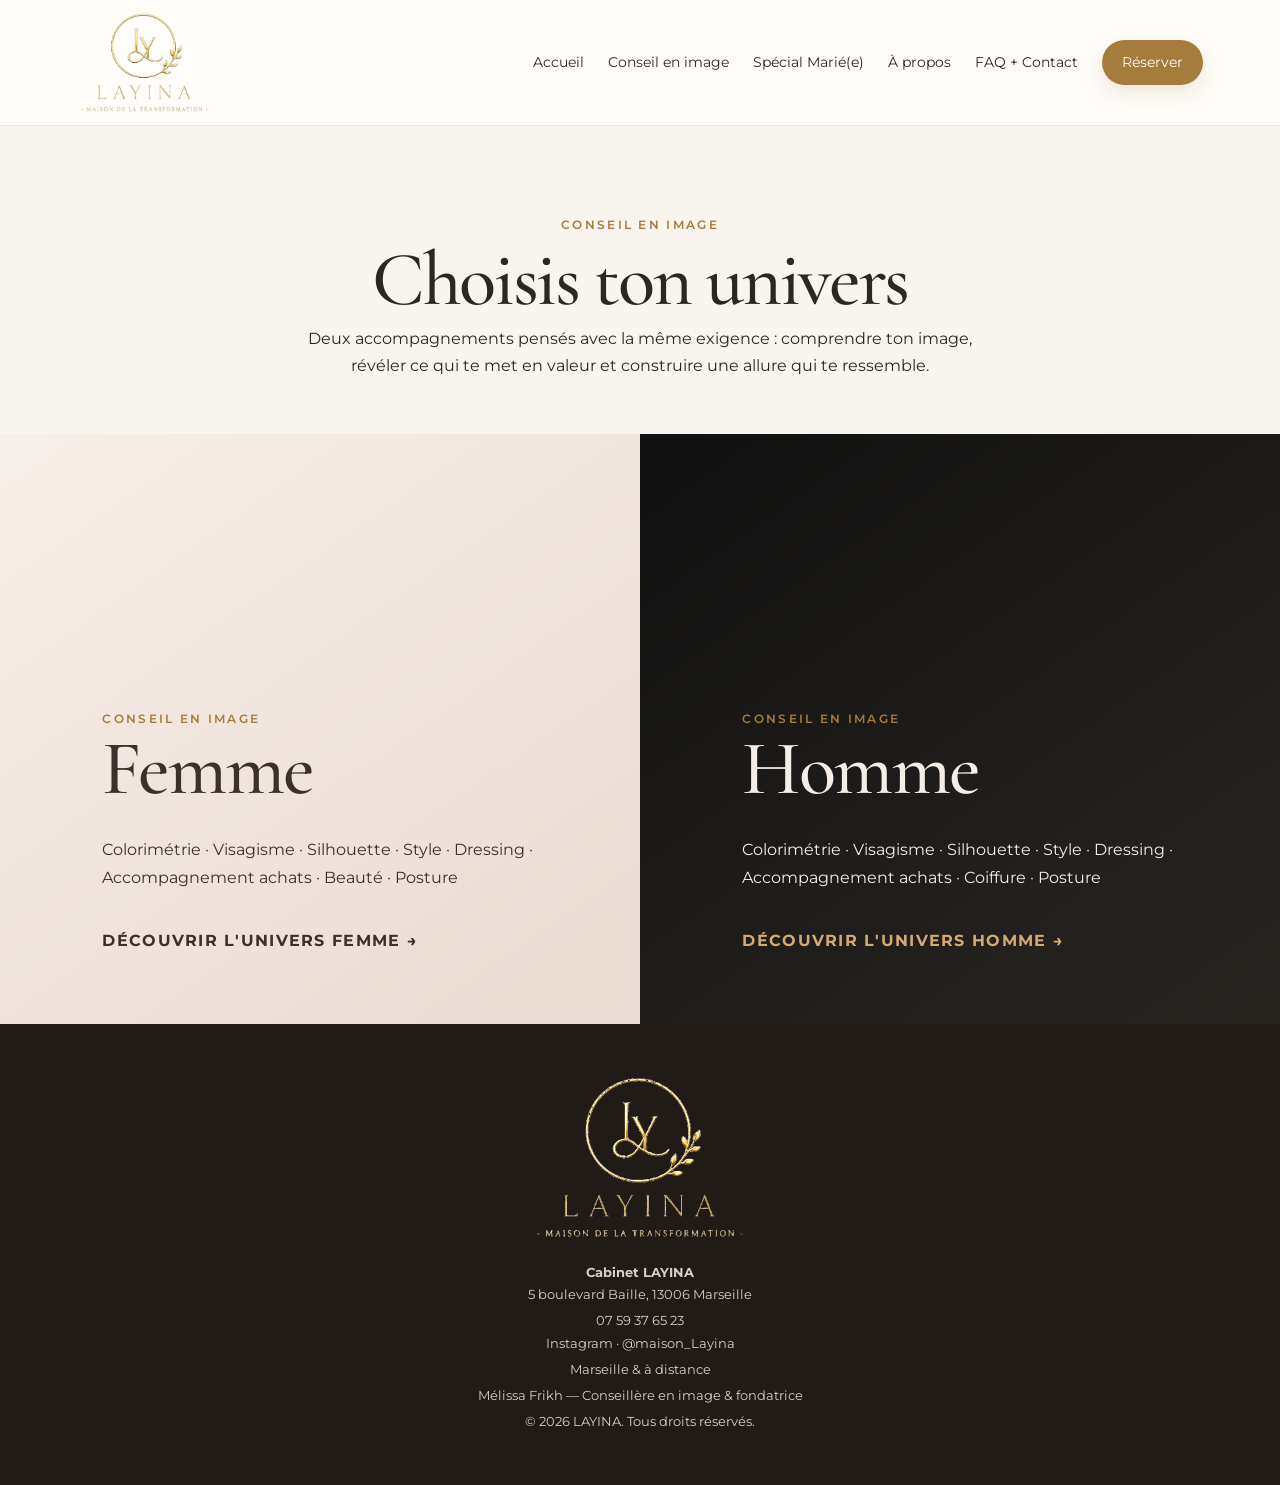
<file: conseil-image.html>
<!doctype html><html lang="fr"><head><meta charset="utf-8"><meta name="viewport" content="width=device-width,initial-scale=1"><meta name="description" content="Conseil en image LAYINA : choisis ton univers Femme ou Homme."><title>Conseil en image — LAYINA</title><link rel="preconnect" href="https://fonts.googleapis.com"><link rel="preconnect" href="https://fonts.gstatic.com" crossorigin><link href="https://fonts.googleapis.com/css2?family=Cormorant+Garamond:wght@500;600&family=Montserrat:wght@400;500;600&display=swap" rel="stylesheet"><link rel="stylesheet" href="styles.css"><link rel="stylesheet" href="premium.css"><style>.choice-hero{text-align:center;padding:90px 7vw 55px;background:#f8f4ee}.choice-hero h1{font-family:'Cormorant Garamond',serif;font-size:clamp(3rem,6vw,5.6rem);margin:.1em 0}.choice-hero p:last-child{max-width:680px;margin:auto}.choice-grid{display:grid;grid-template-columns:1fr 1fr;min-height:590px}.choice-card{display:flex;flex-direction:column;justify-content:flex-end;padding:70px 8vw;text-decoration:none;transition:.25s}.choice-card h2{font-family:'Cormorant Garamond',serif;font-size:clamp(3.2rem,6vw,6rem);margin:0 0 12px}.choice-card p{max-width:520px;line-height:1.7}.choice-card strong{margin-top:20px;letter-spacing:.08em;text-transform:uppercase}.choice-femme{background:linear-gradient(145deg,#f6eee8,#eadbd2);color:#3b302b}.choice-homme{background:linear-gradient(145deg,#111,#292622);color:#f4eee7}.choice-homme strong{color:#d4aa72}.choice-card:hover{transform:translateY(-4px)}@media(max-width:760px){.choice-grid{grid-template-columns:1fr}.choice-card{min-height:430px;padding:48px 28px}.choice-hero{padding:70px 24px 42px}}</style></head><body><header class="site-header"><a class="wordmark logo-link" href="index.html"><img class="header-logo" src="assets/logo-layina.png" alt="LAYINA — Maison de la transformation"></a><button class="menu-button" type="button" aria-label="Ouvrir le menu">☰</button><nav></nav></header><main><section class="choice-hero"><p class="eyebrow">Conseil en image</p><h1>Choisis ton univers</h1><p>Deux accompagnements pensés avec la même exigence : comprendre ton image, révéler ce qui te met en valeur et construire une allure qui te ressemble.</p></section><section class="choice-grid"><a class="choice-card choice-femme" href="prestations.html"><p class="eyebrow">Conseil en image</p><h2>Femme</h2><p>Colorimétrie · Visagisme · Silhouette · Style · Dressing · Accompagnement achats · Beauté · Posture</p><strong>Découvrir l'univers Femme →</strong></a><a class="choice-card choice-homme" href="homme.html"><p class="eyebrow">Conseil en image</p><h2>Homme</h2><p>Colorimétrie · Visagisme · Silhouette · Style · Dressing · Accompagnement achats · Coiffure · Posture</p><strong>Découvrir l'univers Homme →</strong></a></section></main><footer><div class="footer-logo-wrap"><img class="footer-logo" src="assets/logo-layina.png" alt="LAYINA — Maison de la transformation"></div><p>Marseille & à distance</p><p>Mélissa Frikh — Conseillère en image & fondatrice</p><p>© <span id="year"></span> LAYINA. Tous droits réservés.</p></footer><script src="script.js"></script></body></html>
</file>
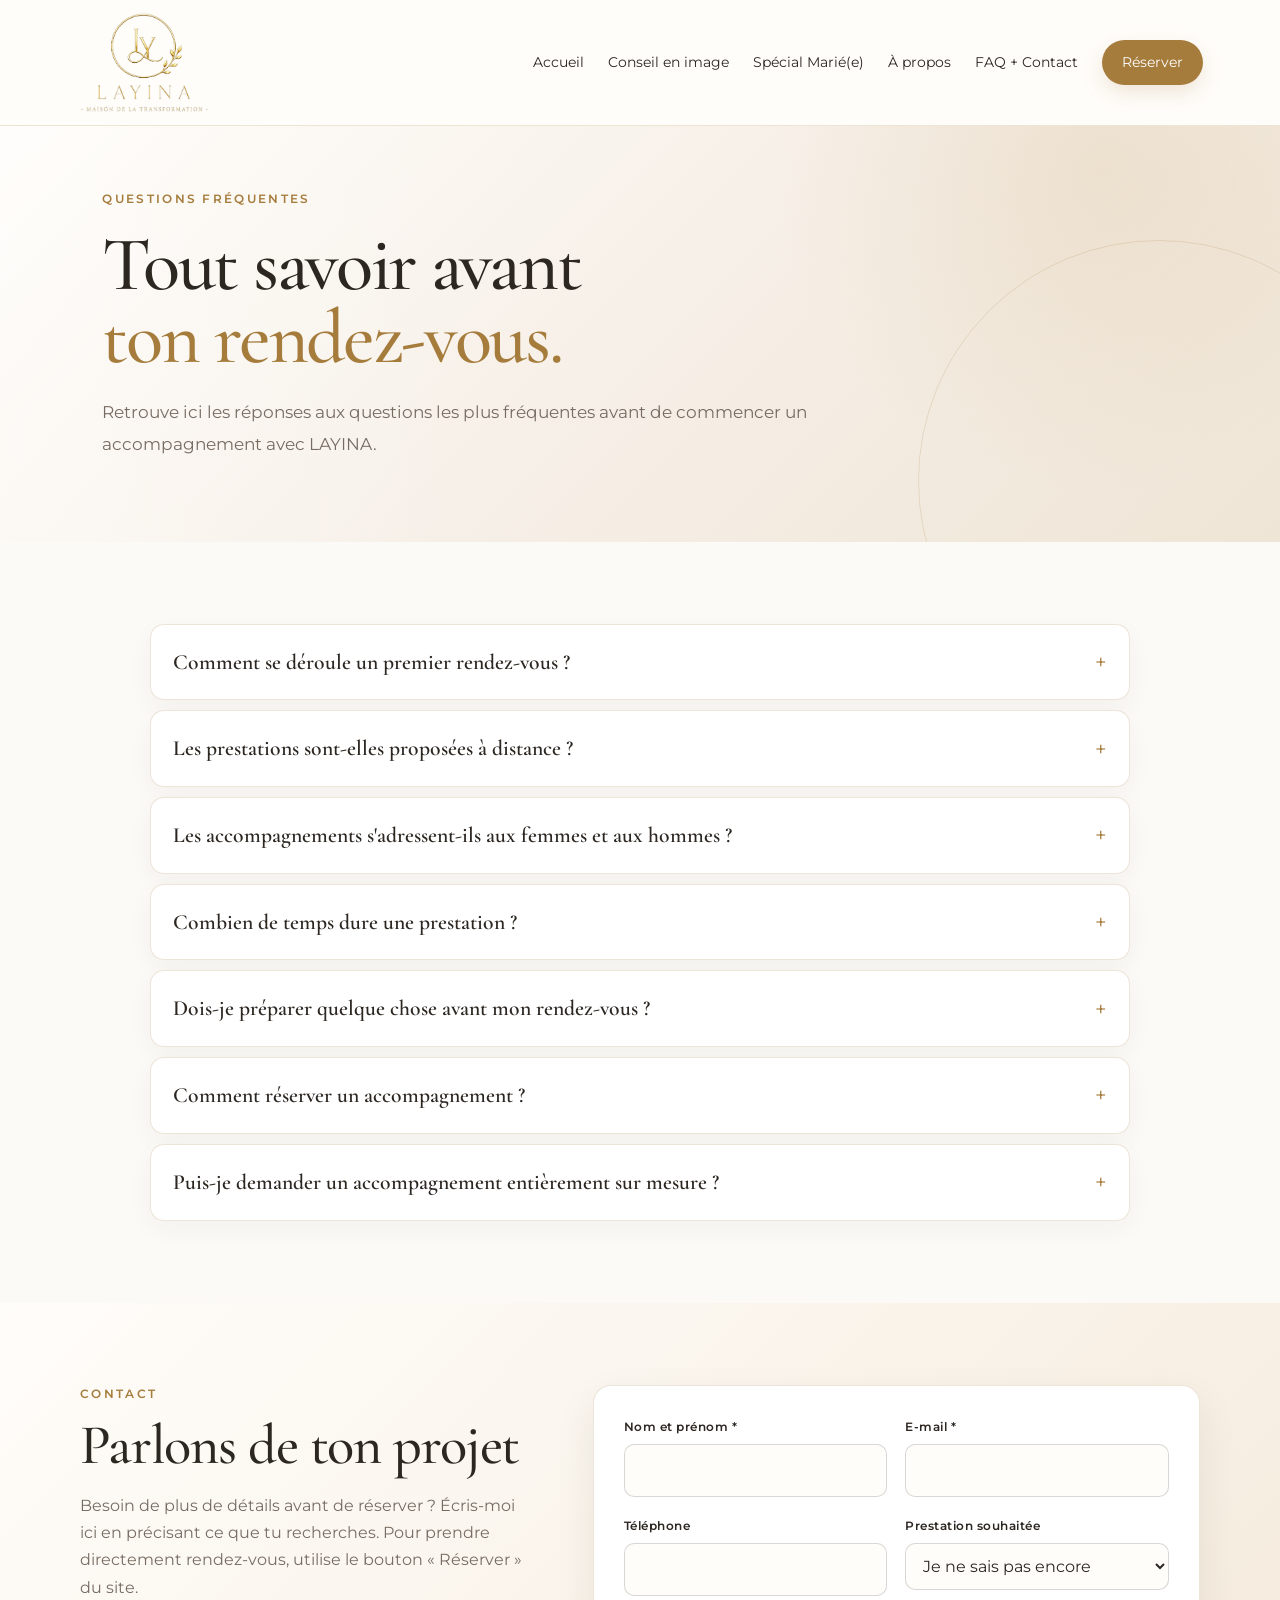
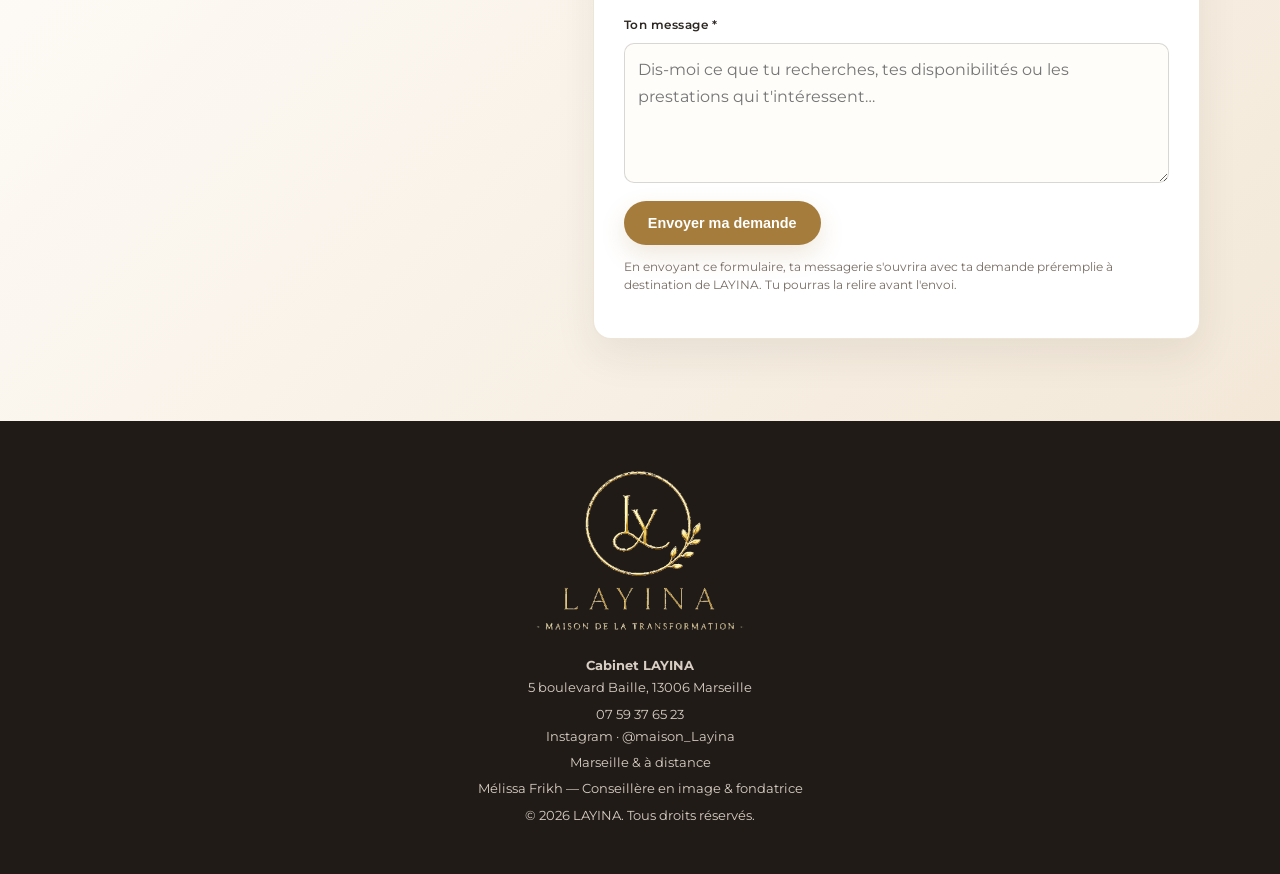
<file: faq.html>
<!doctype html><html lang="fr"><head><meta charset="utf-8"><meta name="viewport" content="width=device-width,initial-scale=1"><meta name="description" content="Questions fréquentes et contact LAYINA — Maison de la Transformation à Marseille."><title>FAQ & Contact — LAYINA</title><link rel="preconnect" href="https://fonts.googleapis.com"><link rel="preconnect" href="https://fonts.gstatic.com" crossorigin><link href="https://fonts.googleapis.com/css2?family=Cormorant+Garamond:wght@500;600&family=Montserrat:wght@400;500;600&display=swap" rel="stylesheet"><link rel="stylesheet" href="styles.css"><link rel="stylesheet" href="premium.css"><link rel="stylesheet" href="site-additions.css"></head><body><header class="site-header"><a class="wordmark" href="index.html"><span>LAYINA</span><small>Maison de la transformation</small></a><button class="menu-button" type="button" aria-label="Ouvrir le menu">☰</button><nav><a href="index.html">Accueil</a><a href="index.html#apropos">À propos</a><a href="prestations.html#formules">Formules</a><a href="prestations.html#prestations">Prestations</a><a href="mariage.html">Spécial Marié(e)</a><a href="faq.html" aria-current="page">FAQ</a><a href="#contact">Contact</a><a class="nav-cta" href="https://calendly.com/layina_maison" target="_blank" rel="noopener">Réserver</a></nav></header><main><section class="page-hero page-hero-compact"><p class="eyebrow">Questions fréquentes</p><h1>Tout savoir avant<br><em>ton rendez-vous.</em></h1><p>Retrouve ici les réponses aux questions les plus fréquentes avant de commencer un accompagnement avec LAYINA.</p></section><section class="faq-section"><div class="faq-wrap"><div class="faq-list"><details><summary>Comment se déroule un premier rendez-vous ?</summary><div class="faq-answer"><p>Chaque accompagnement commence par un échange pour comprendre tes attentes, ton quotidien, tes besoins et l'image que tu souhaites transmettre. La prestation est ensuite adaptée à ton profil et à tes objectifs.</p></div></details><details><summary>Les prestations sont-elles proposées à distance ?</summary><div class="faq-answer"><p>Oui. Certaines prestations peuvent être réalisées à distance, selon leur nature. Lors de la prise de contact, nous déterminons ensemble le format le plus adapté.</p></div></details><details><summary>Les accompagnements s'adressent-ils aux femmes et aux hommes ?</summary><div class="faq-answer"><p>Oui. LAYINA accompagne les femmes comme les hommes avec des recommandations personnalisées selon la morphologie, le style, le mode de vie et les objectifs de chacun.</p></div></details><details><summary>Combien de temps dure une prestation ?</summary><div class="faq-answer"><p>La durée dépend de la prestation choisie. Le temps prévu est indiqué dans le détail des prestations et peut varier selon les besoins de l'accompagnement.</p></div></details><details><summary>Dois-je préparer quelque chose avant mon rendez-vous ?</summary><div class="faq-answer"><p><strong>Pour la colorimétrie</strong>, il est recommandé de venir avec un haut blanc afin que la couleur des vêtements n’influence pas l’analyse. Si tu portes le voile, prévois également un voile blanc si possible ; j’en mets aussi à disposition si besoin.</p><p><strong>Pour le cours d’auto-maquillage</strong>, apporte ta trousse de maquillage personnelle. Nous reprendrons ensemble tes produits afin d’identifier ceux qui conviennent à ta carnation, ceux que tu peux conserver et la meilleure façon de les utiliser.</p><p><strong>Pour les autres prestations, aucune préparation particulière n’est nécessaire.</strong></p></div></details><details><summary>Comment réserver un accompagnement ?</summary><div class="faq-answer"><p>Pour réserver, utilise simplement le bouton « Réserver » du site, qui te dirige vers mes disponibilités. Si tu as besoin d’un renseignement avant de choisir, tu peux utiliser le formulaire de contact ci-dessous.</p></div></details><details><summary>Puis-je demander un accompagnement entièrement sur mesure ?</summary><div class="faq-answer"><p>Oui. LAYINA propose une approche personnalisée : plusieurs prestations peuvent être combinées selon tes besoins afin de construire un accompagnement cohérent et sur mesure.</p></div></details></div></div></section><section class="contact-form-section" id="contact"><div class="contact-form-wrap"><div class="contact-form-intro"><p class="eyebrow">Contact</p><h2>Parlons de ton projet</h2><p>Besoin de plus de détails avant de réserver ? Écris-moi ici en précisant ce que tu recherches. Pour prendre directement rendez-vous, utilise le bouton « Réserver » du site.</p></div><form class="contact-form" id="contact-form"><div class="form-grid"><div class="form-field"><label for="name">Nom et prénom *</label><input id="name" name="name" type="text" autocomplete="name" required></div><div class="form-field"><label for="email">E-mail *</label><input id="email" name="email" type="email" autocomplete="email" required></div><div class="form-field"><label for="phone">Téléphone</label><input id="phone" name="phone" type="tel" autocomplete="tel"></div><div class="form-field"><label for="service">Prestation souhaitée</label><select id="service" name="service"><option value="">Je ne sais pas encore</option><option>Colorimétrie</option><option>Analyse morphologique visage & visagisme</option><option>Analyse morphologique silhouette</option><option>Analyse du style & de la personnalité</option><option>Tri du dressing</option><option>Accompagnement achats / Personal shopping</option><option>Maintien & posture</option><option>Auto-maquillage / Maquillage</option><option>Accompagnement prestataire</option><option>Formule LAYINA</option><option>Autre demande</option></select></div><div class="form-field full"><label for="message">Ton message *</label><textarea id="message" name="message" placeholder="Dis-moi ce que tu recherches, tes disponibilités ou les prestations qui t'intéressent…" required></textarea></div></div><button class="button primary form-submit" type="submit">Envoyer ma demande</button><p class="form-note">En envoyant ce formulaire, ta messagerie s'ouvrira avec ta demande préremplie à destination de LAYINA. Tu pourras la relire avant l'envoi.</p><p class="form-status" id="form-status" aria-live="polite"></p></form></div></section></main><footer><div class="footer-brand"><strong>LAYINA</strong><span>Maison de la transformation</span></div><p>Marseille & à distance</p><p>Mélissa Frikh — Conseillère en image & fondatrice</p><p>© <span id="year"></span> LAYINA. Tous droits réservés.</p></footer><script src="script.js"></script><script src="contact.js"></script></body></html>
</file>
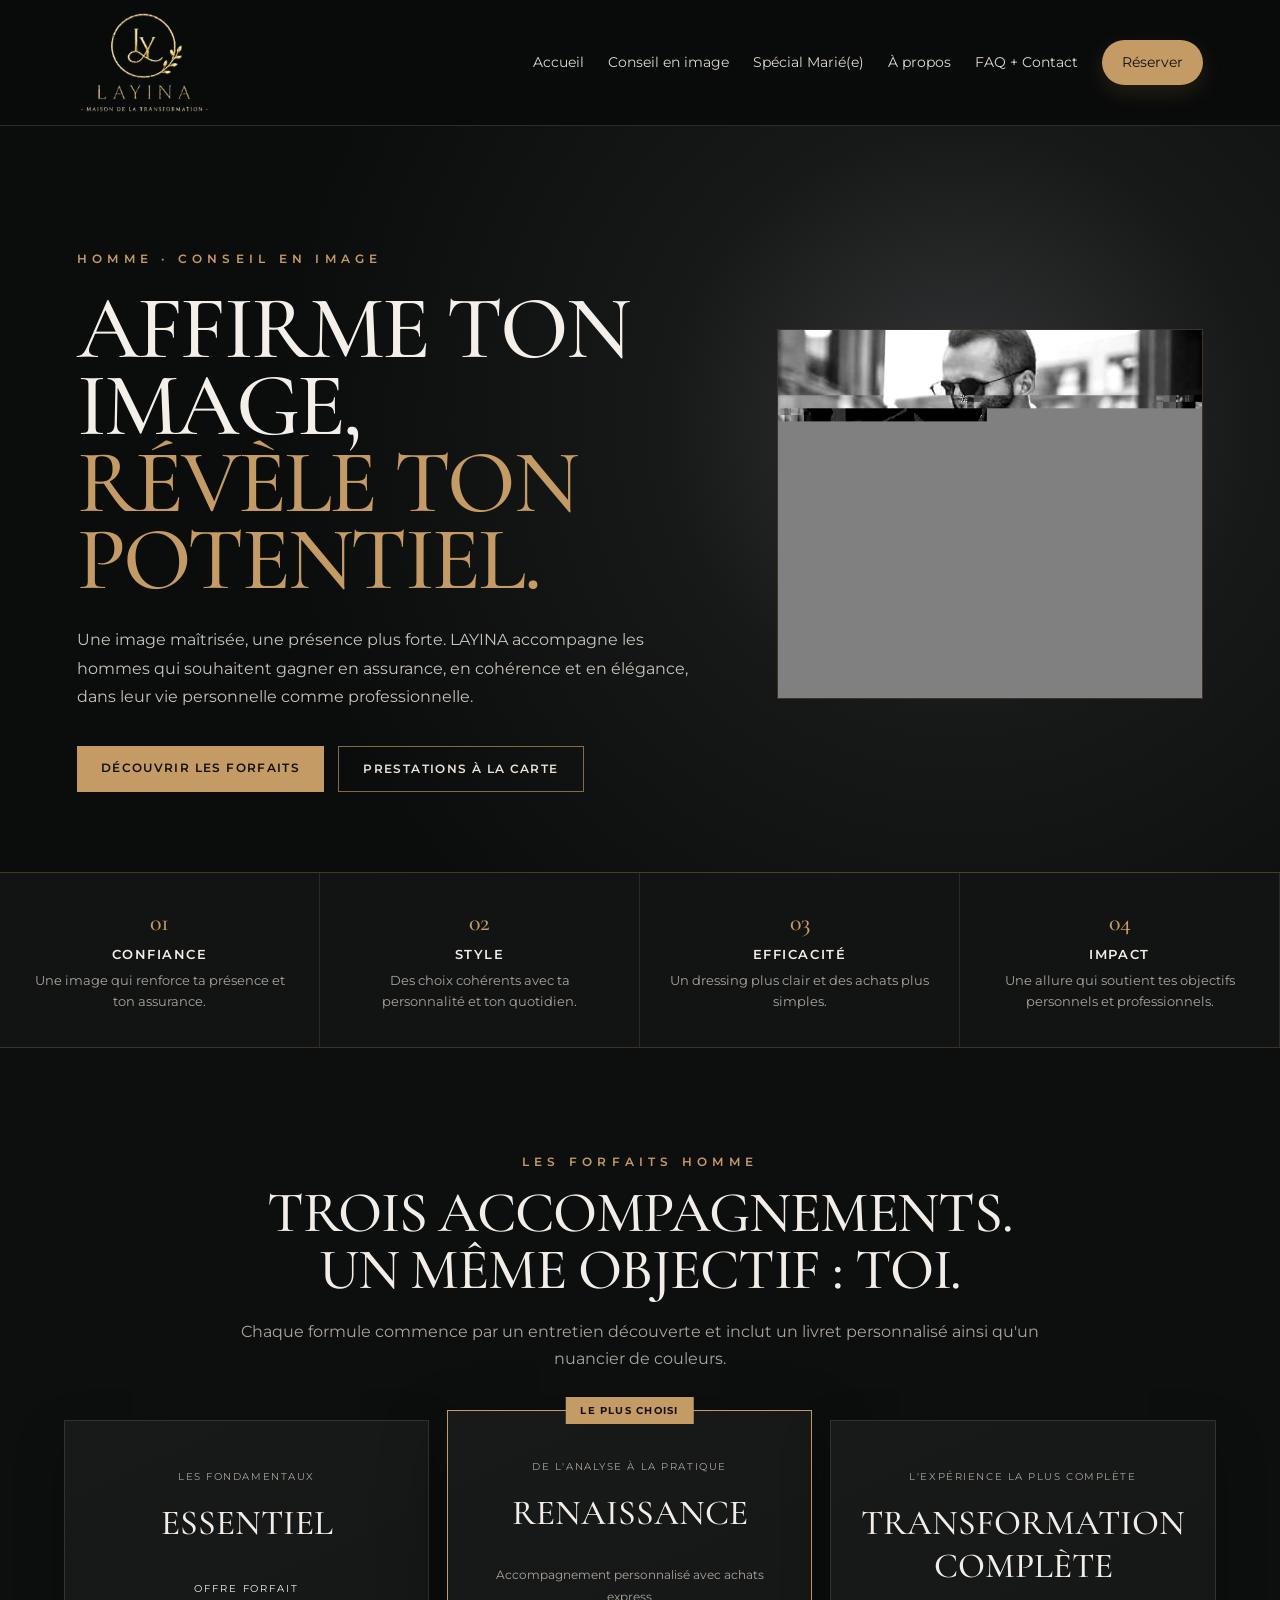
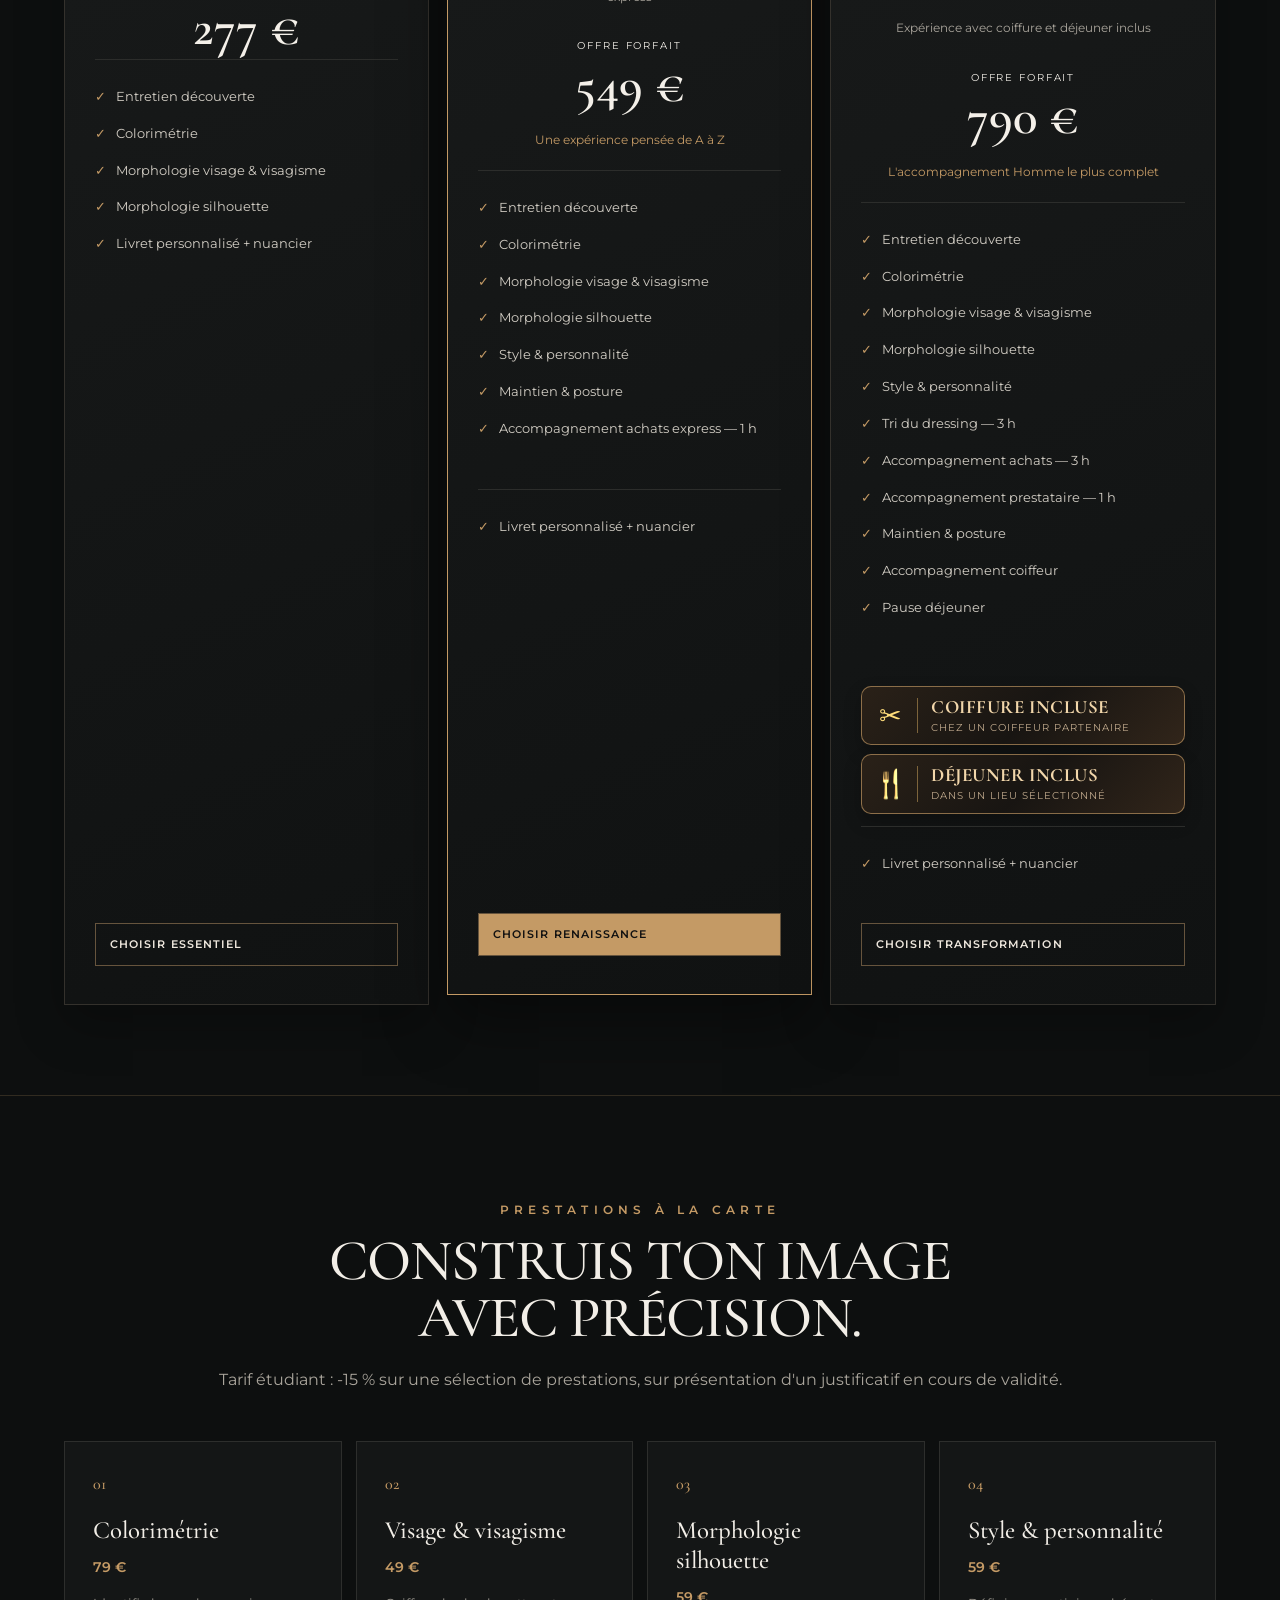
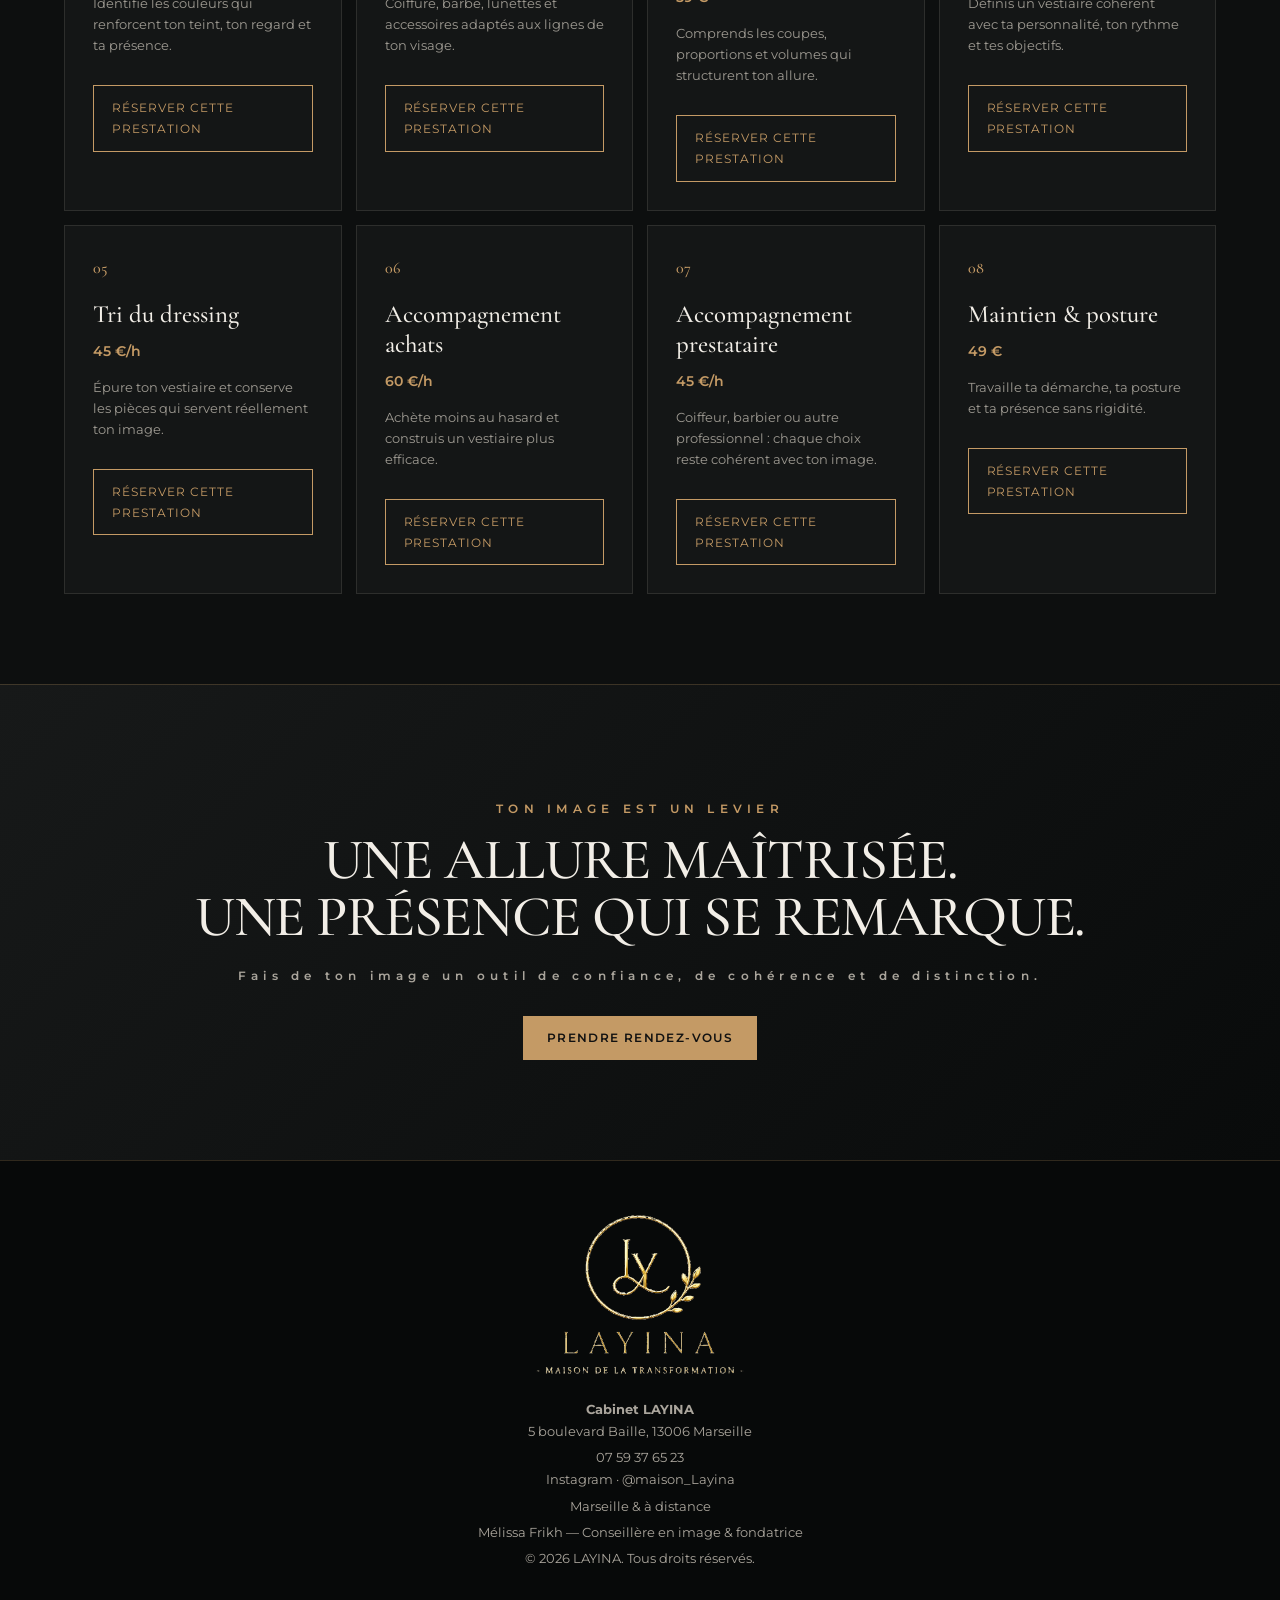
<file: homme.html>
<!doctype html><html lang="fr"><head><meta charset="utf-8"><meta name="viewport" content="width=device-width,initial-scale=1"><meta name="description" content="Conseil en image homme LAYINA à Marseille : colorimétrie, visagisme, morphologie, style, dressing, achats et posture."><title>Homme — LAYINA</title><link rel="preconnect" href="https://fonts.googleapis.com"><link rel="preconnect" href="https://fonts.gstatic.com" crossorigin><link href="https://fonts.googleapis.com/css2?family=Cormorant+Garamond:wght@500;600&family=Montserrat:wght@400;500;600&display=swap" rel="stylesheet"><link rel="stylesheet" href="styles.css"><link rel="stylesheet" href="premium.css"><link rel="stylesheet" href="homme.css"></head><body class="men-page"><header class="site-header men-header"><a class="wordmark logo-link" href="index.html" aria-label="LAYINA — Accueil"><img class="header-logo" src="assets/logo-layina.png" alt="LAYINA — Maison de la transformation"></a><button class="menu-button" type="button" aria-label="Ouvrir le menu">☰</button><nav><a href="index.html">Accueil</a><a href="#formules">Formules homme</a><a href="#prestations">Prestations</a><a href="prestations.html">Femme</a><a href="mariage.html">Spécial Marié(e)</a><a href="faq.html#contact">Contact</a><a class="nav-cta" href="https://calendly.com/layina_maison" target="_blank" rel="noopener">Prendre rendez-vous</a></nav></header><main><section class="men-hero"><div class="men-hero-copy"><p class="men-eyebrow">HOMME · CONSEIL EN IMAGE</p><h1>Affirme ton image,<br><em>révèle ton potentiel.</em></h1><p>Une image maîtrisée, une présence plus forte. LAYINA accompagne les hommes qui souhaitent gagner en assurance, en cohérence et en élégance, dans leur vie personnelle comme professionnelle.</p><div class="men-actions"><a class="men-button gold" href="#formules">Découvrir les forfaits</a><a class="men-button outline" href="#prestations">Prestations à la carte</a></div></div><div class="men-hero-art men-hero-photo"><img src="assets/homme-hero.jpg" alt="Homme élégant en costume — LAYINA"></div></section><section class="men-benefits"><article><strong>01</strong><h3>Confiance</h3><p>Une image qui renforce ta présence et ton assurance.</p></article><article><strong>02</strong><h3>Style</h3><p>Des choix cohérents avec ta personnalité et ton quotidien.</p></article><article><strong>03</strong><h3>Efficacité</h3><p>Un dressing plus clair et des achats plus simples.</p></article><article><strong>04</strong><h3>Impact</h3><p>Une allure qui soutient tes objectifs personnels et professionnels.</p></article></section><section class="men-section" id="formules"><div class="men-heading"><p>LES FORFAITS HOMME</p><h2>Trois accompagnements.<br>Un même objectif : toi.</h2><span>Chaque formule commence par un entretien découverte et inclut un livret personnalisé ainsi qu'un nuancier de couleurs.</span></div><div class="men-packages"><article class="men-package"><p class="tier">LES FONDAMENTAUX</p><h3>Essentiel</h3><p class="offer">OFFRE FORFAIT</p><div class="price">277 €</div><ul><li>Entretien découverte</li><li>Colorimétrie</li><li>Morphologie visage & visagisme</li><li>Morphologie silhouette</li><li>Livret personnalisé + nuancier</li></ul><a href="https://calendly.com/layina_maison" target="_blank" rel="noopener">Choisir Essentiel</a></article><article class="men-package featured"><span class="men-badge">LE PLUS CHOISI</span><p class="tier">DE L'ANALYSE À LA PRATIQUE</p><h3>Renaissance</h3><p class="value">Accompagnement personnalisé avec achats express</p><p class="offer">OFFRE FORFAIT</p><div class="price">549 €</div><p class="saving">Une expérience pensée de A à Z</p><ul><li>Entretien découverte</li><li>Colorimétrie</li><li>Morphologie visage & visagisme</li><li>Morphologie silhouette</li><li>Style & personnalité</li><li>Maintien & posture</li><li>Accompagnement achats express — 1 h</li></ul><ul><li>Livret personnalisé + nuancier</li></ul><a href="https://calendly.com/layina_maison" target="_blank" rel="noopener">Choisir Renaissance</a></article><article class="men-package"><p class="tier">L'EXPÉRIENCE LA PLUS COMPLÈTE</p><h3>Transformation complète</h3><p class="value">Expérience avec coiffure et déjeuner inclus</p><p class="offer">OFFRE FORFAIT</p><div class="price">790 €</div><p class="saving">L'accompagnement Homme le plus complet</p><ul><li>Entretien découverte</li><li>Colorimétrie</li><li>Morphologie visage & visagisme</li><li>Morphologie silhouette</li><li>Style & personnalité</li><li>Tri du dressing — 3 h</li><li>Accompagnement achats — 3 h</li><li>Accompagnement prestataire — 1 h</li><li>Maintien & posture</li><li>Accompagnement coiffeur</li><li>Pause déjeuner</li></ul><div class="men-inclusions"><div class="men-inclusion"><span class="men-inclusion-icon" aria-hidden="true">✂</span><span class="men-inclusion-copy"><strong>COIFFURE INCLUSE</strong><small>Chez un coiffeur partenaire</small></span></div><div class="men-inclusion"><span class="men-inclusion-icon" aria-hidden="true">🍴</span><span class="men-inclusion-copy"><strong>DÉJEUNER INCLUS</strong><small>Dans un lieu sélectionné</small></span></div></div><ul><li>Livret personnalisé + nuancier</li></ul><a href="https://calendly.com/layina_maison" target="_blank" rel="noopener">Choisir Transformation</a></article></div></section><section class="men-section men-services" id="prestations"><div class="men-heading"><p>PRESTATIONS À LA CARTE</p><h2>Construis ton image<br>avec précision.</h2><span>Tarif étudiant : -15 % sur une sélection de prestations, sur présentation d'un justificatif en cours de validité.</span></div><div class="men-service-grid"><article><span>01</span><h3>Colorimétrie</h3><strong>79 €</strong><p>Identifie les couleurs qui renforcent ton teint, ton regard et ta présence.</p></article><article><span>02</span><h3>Visage & visagisme</h3><strong>49 €</strong><p>Coiffure, barbe, lunettes et accessoires adaptés aux lignes de ton visage.</p></article><article><span>03</span><h3>Morphologie silhouette</h3><strong>59 €</strong><p>Comprends les coupes, proportions et volumes qui structurent ton allure.</p></article><article><span>04</span><h3>Style & personnalité</h3><strong>59 €</strong><p>Définis un vestiaire cohérent avec ta personnalité, ton rythme et tes objectifs.</p></article><article><span>05</span><h3>Tri du dressing</h3><strong>45 €/h</strong><p>Épure ton vestiaire et conserve les pièces qui servent réellement ton image.</p></article><article><span>06</span><h3>Accompagnement achats</h3><strong>60 €/h</strong><p>Achète moins au hasard et construis un vestiaire plus efficace.</p></article><article><span>07</span><h3>Accompagnement prestataire</h3><strong>45 €/h</strong><p>Coiffeur, barbier ou autre professionnel : chaque choix reste cohérent avec ton image.</p></article><article><span>08</span><h3>Maintien & posture</h3><strong>49 €</strong><p>Travaille ta démarche, ta posture et ta présence sans rigidité.</p></article></div></section><section class="men-final"><p>TON IMAGE EST UN LEVIER</p><h2>Une allure maîtrisée.<br>Une présence qui se remarque.</h2><p>Fais de ton image un outil de confiance, de cohérence et de distinction.</p><a class="men-button gold" href="https://calendly.com/layina_maison" target="_blank" rel="noopener">Prendre rendez-vous</a></section></main><footer class="men-footer"><div class="footer-logo-wrap"><img class="footer-logo" src="assets/logo-layina.png" alt="LAYINA — Maison de la transformation"></div><p>Marseille & à distance</p><p>Mélissa Frikh — Conseillère en image & fondatrice</p><p>© <span id="year"></span> LAYINA. Tous droits réservés.</p></footer><script src="script.js"></script></body></html>
</file>
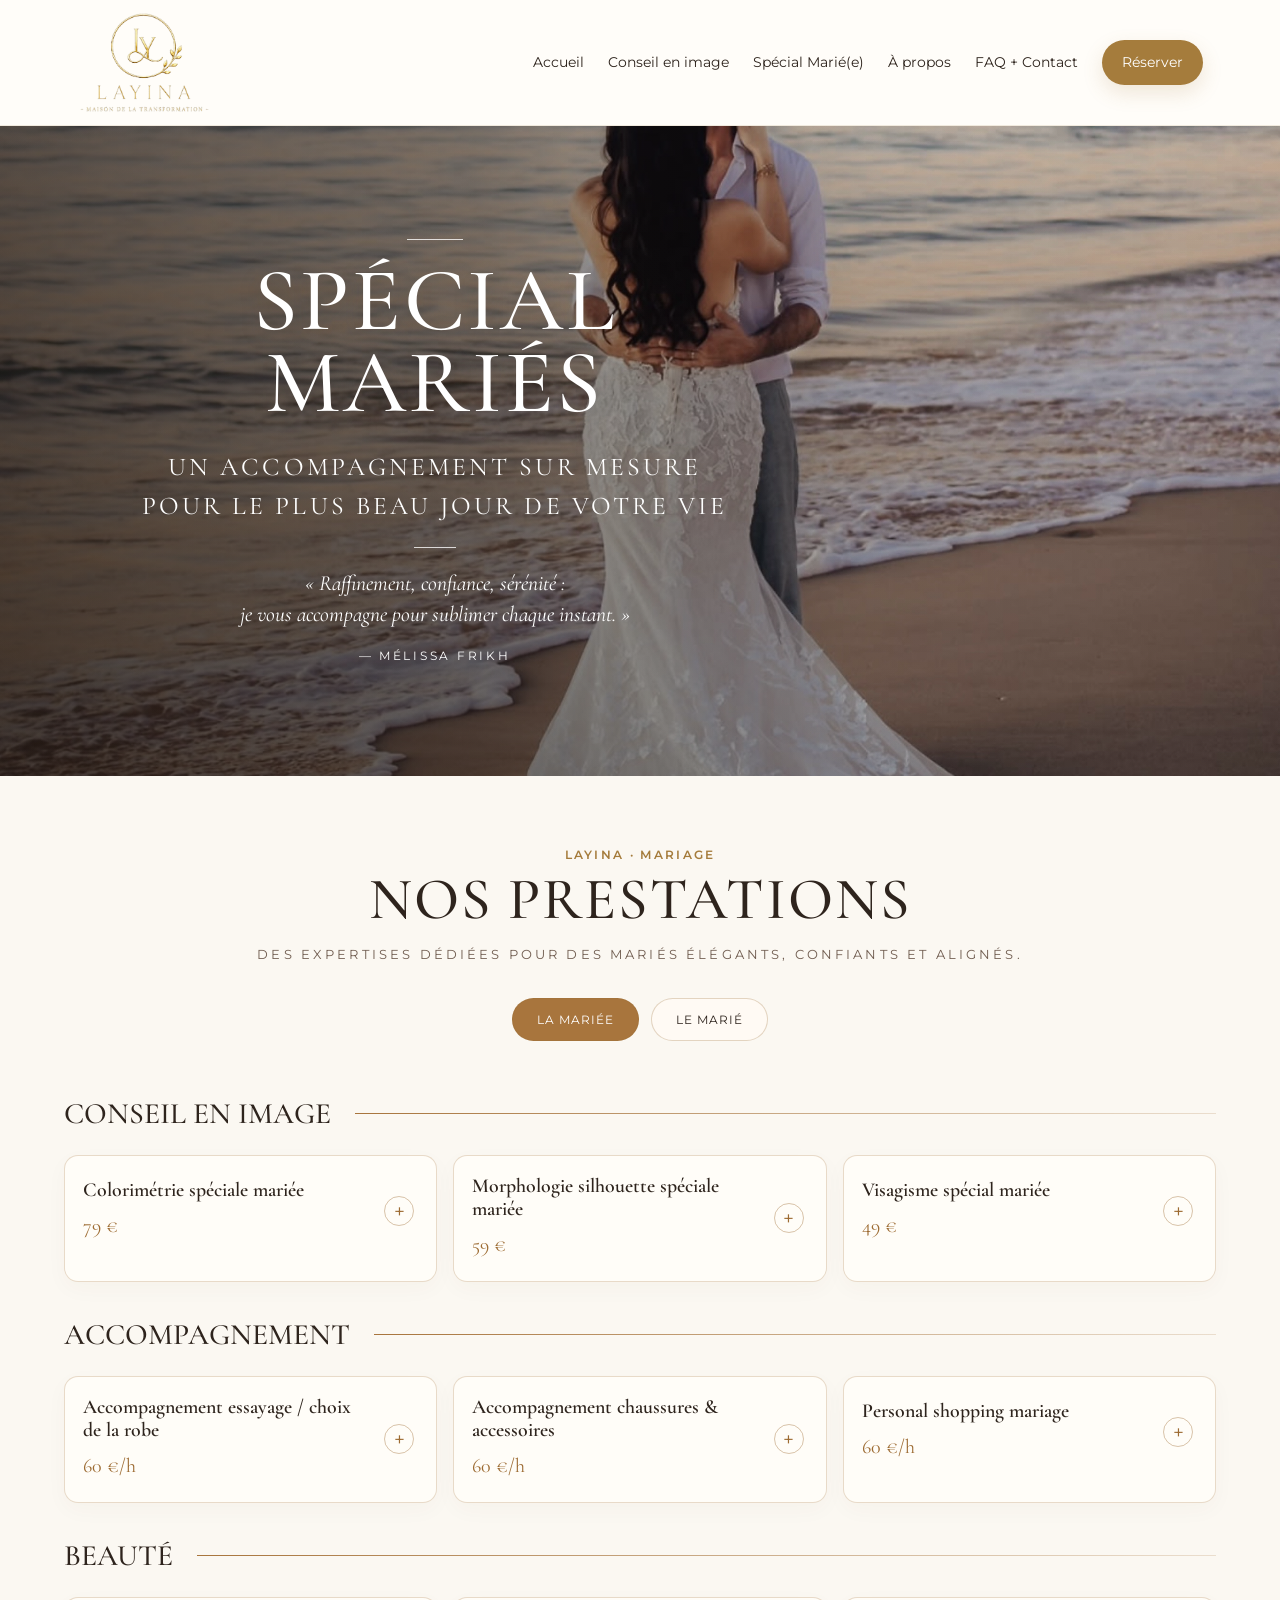
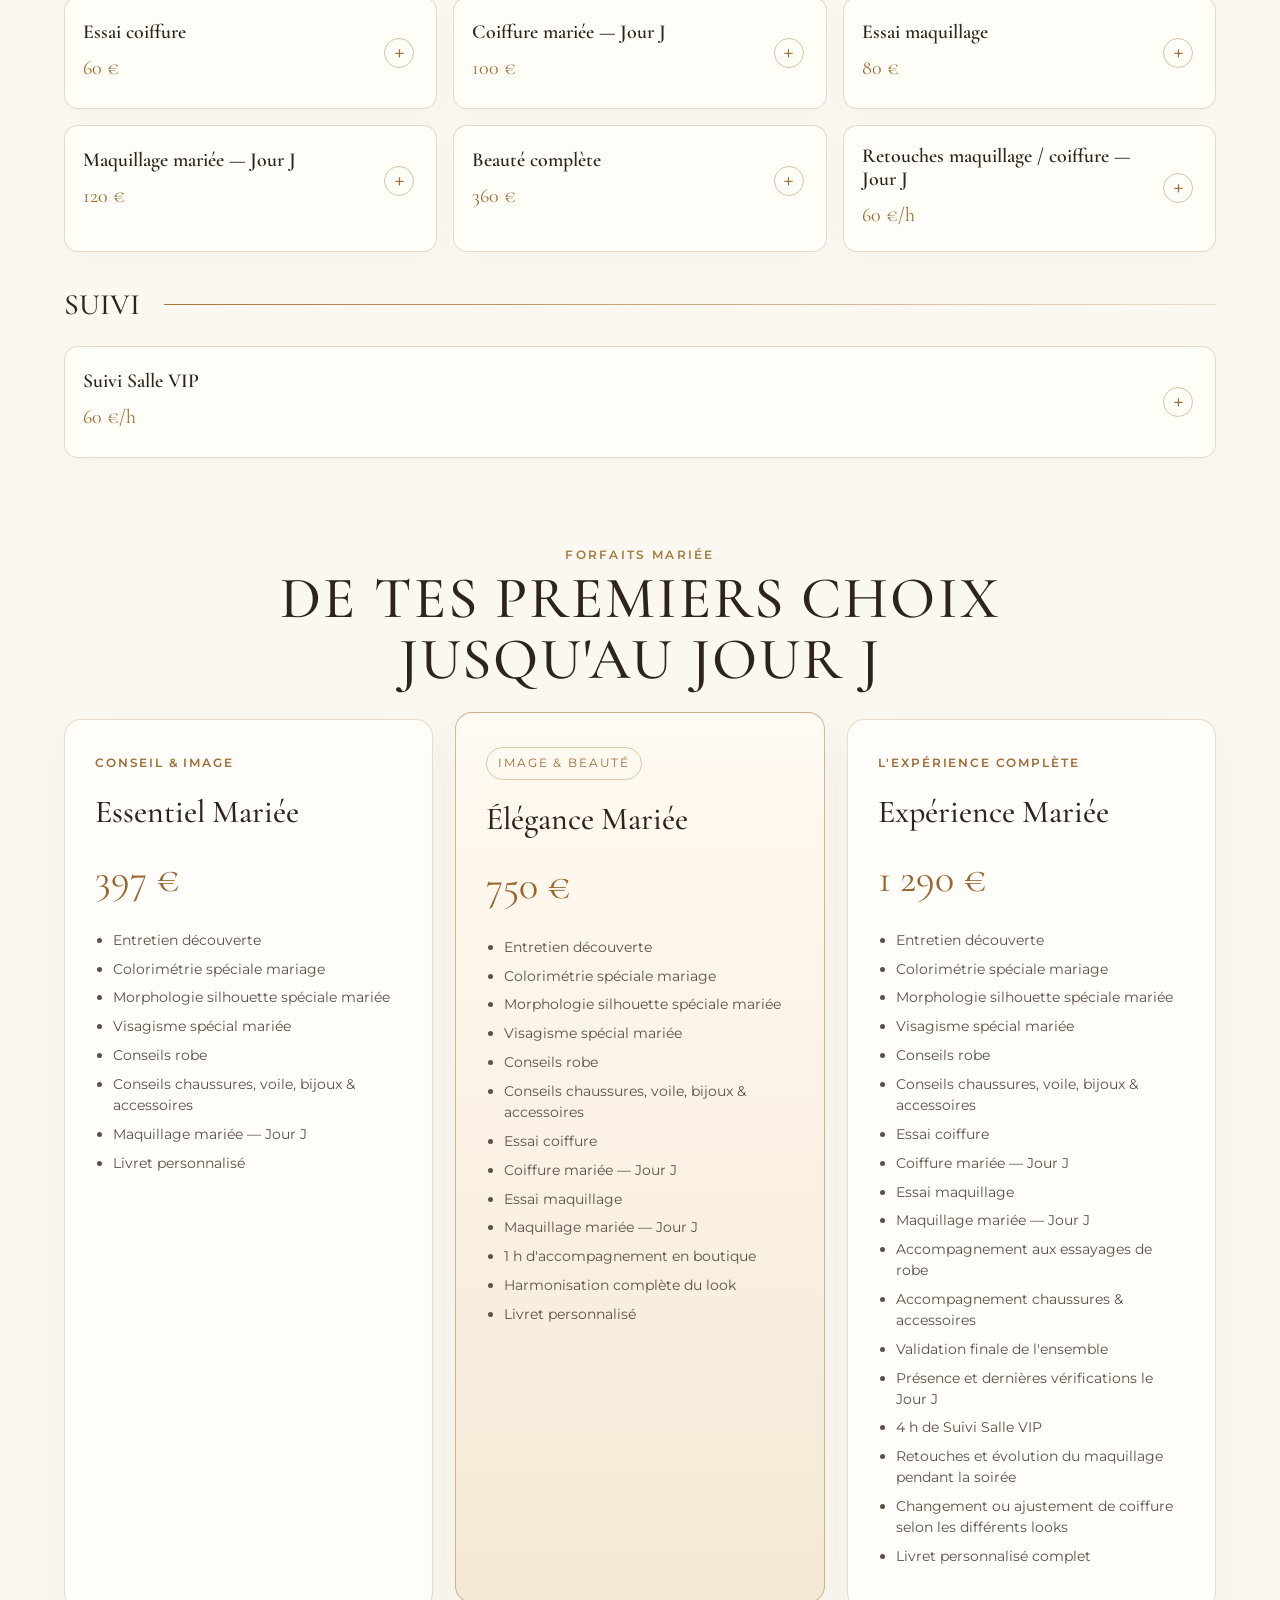
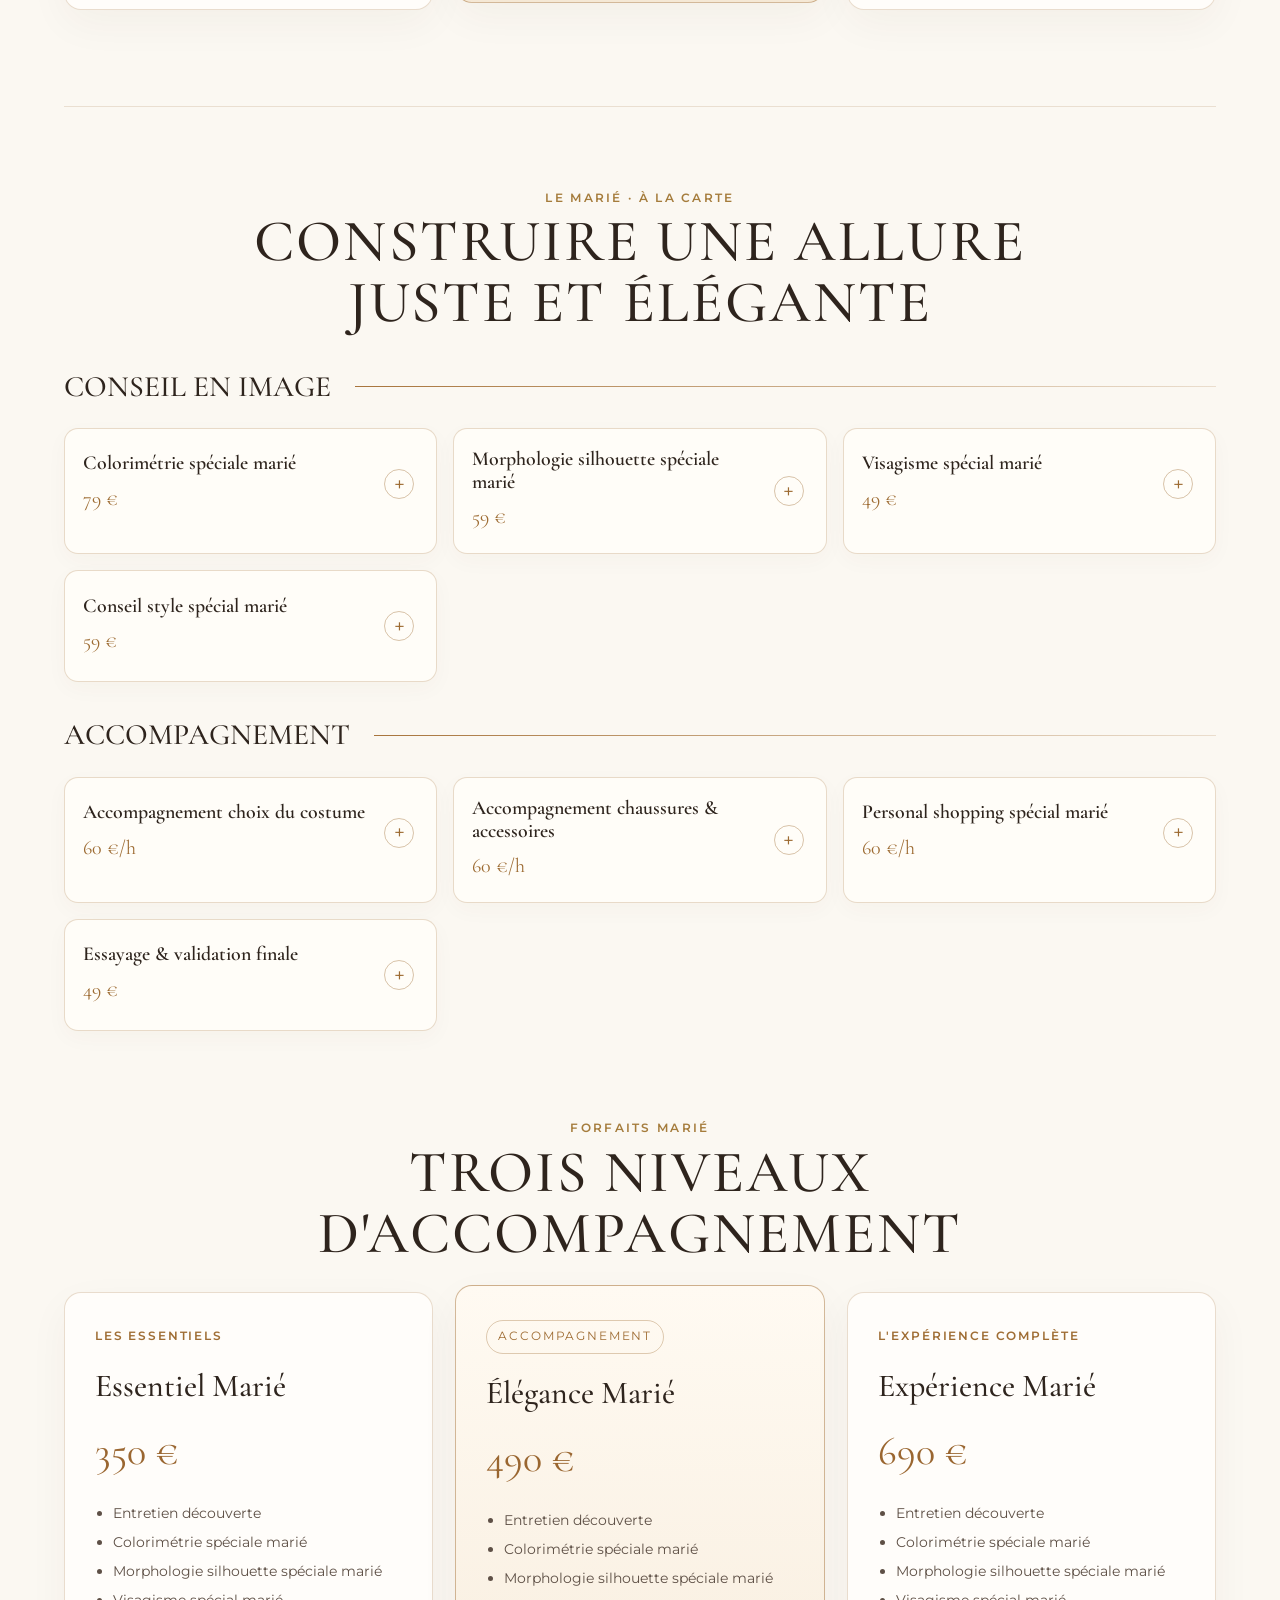
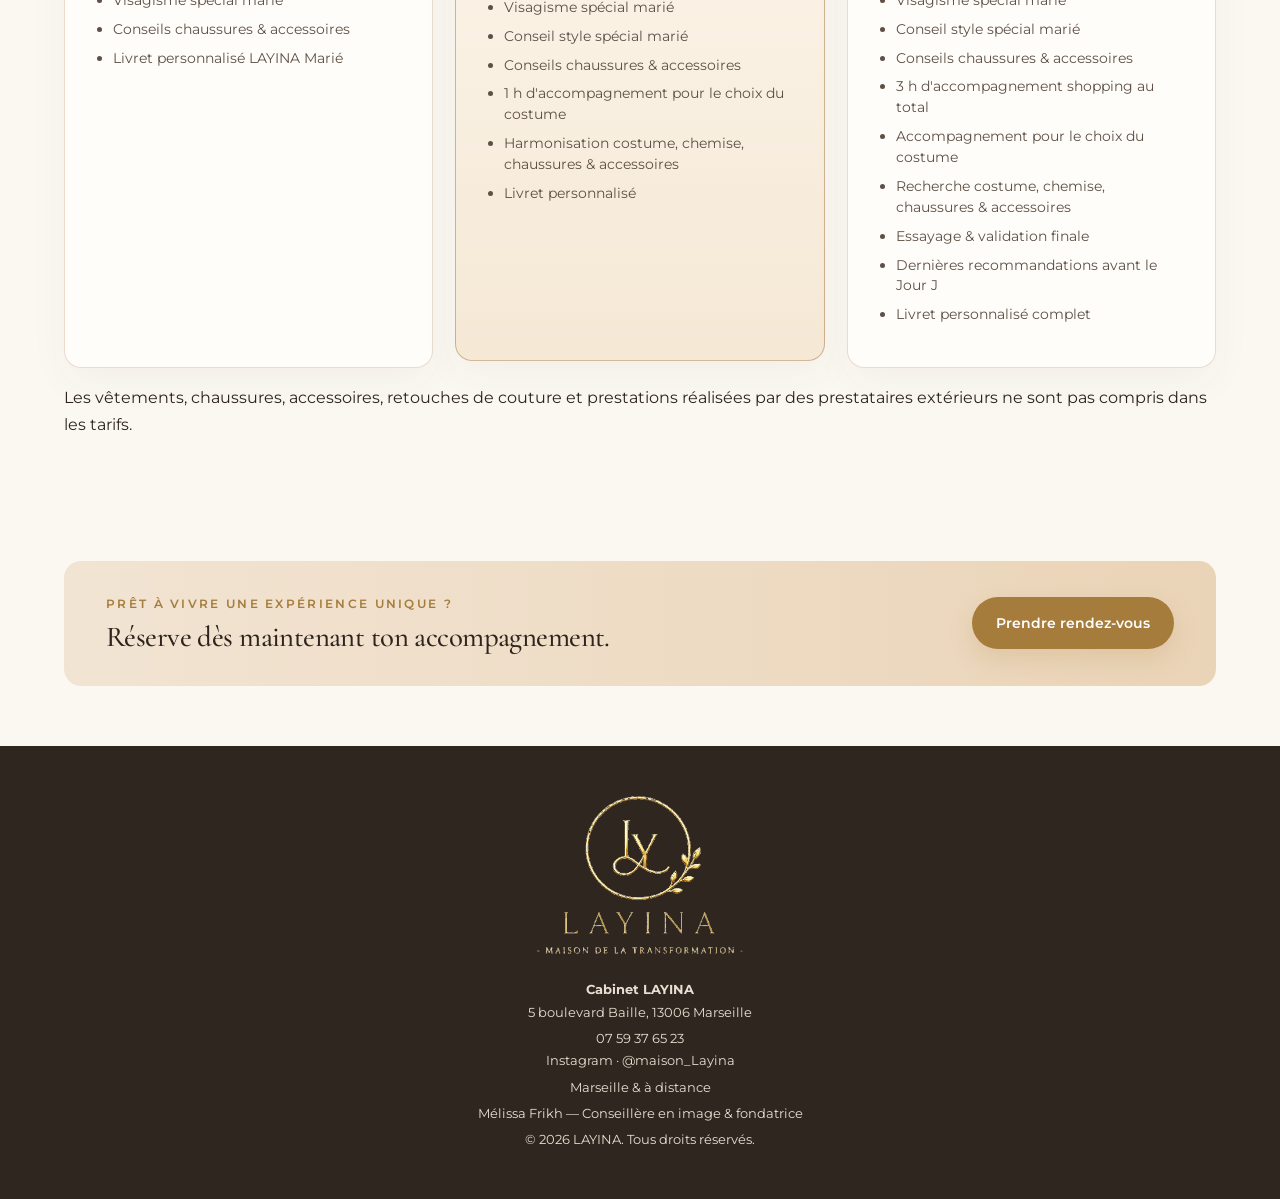
<file: mariage.html>
<!doctype html><html lang="fr"><head><meta charset="utf-8"><meta name="viewport" content="width=device-width,initial-scale=1"><meta name="description" content="LAYINA Spécial Mariés : conseil en image, beauté et accompagnement mariage à Marseille."><title>Spécial Mariés — LAYINA</title><link rel="preconnect" href="https://fonts.googleapis.com"><link rel="preconnect" href="https://fonts.gstatic.com" crossorigin><link href="https://fonts.googleapis.com/css2?family=Cormorant+Garamond:wght@500;600&family=Montserrat:wght@400;500;600&display=swap" rel="stylesheet"><link rel="stylesheet" href="styles.css"><link rel="stylesheet" href="premium.css"><link rel="stylesheet" href="site-additions.css"></head><body class="wedding-page"><header class="site-header"><a class="wordmark logo-link" href="index.html" aria-label="LAYINA — Accueil"><img class="header-logo" src="assets/logo-layina.png" alt="LAYINA — Maison de la transformation"></a><button class="menu-button" type="button" aria-label="Ouvrir le menu">☰</button><nav><a href="index.html">Accueil</a><a href="prestations.html#formules">Formules</a><a href="prestations.html#prestations">Prestations</a><a href="mariage.html" aria-current="page">Spécial Marié(e)</a><a href="faq.html">FAQ</a><a href="faq.html#contact">Contact</a><a class="nav-cta" href="https://calendly.com/layina_maison" target="_blank" rel="noopener">Réserver</a></nav></header><main><section class="wedding-hero"><div class="wedding-hero-copy"><span class="wedding-rule"></span><h1>SPÉCIAL MARIÉS</h1><p class="wedding-subtitle">Un accompagnement sur mesure<br>pour le plus beau jour de votre vie</p><span class="wedding-rule short"></span><p class="wedding-quote">« Raffinement, confiance, sérénité :<br>je vous accompagne pour sublimer chaque instant. »</p><p class="wedding-signature">— Mélissa Frikh</p></div></section><section class="wedding-services"><div class="wedding-heading"><p class="eyebrow">LAYINA · MARIAGE</p><h2>Nos prestations</h2><p>Des expertises dédiées pour des mariés élégants, confiants et alignés.</p></div><div class="wedding-switch"><a href="#mariee" class="active">La mariée</a><a href="#marie">Le marié</a></div><div id="mariee" class="wedding-service-block"><div class="wedding-block-title"><h3>Conseil en image</h3><span></span></div><div class="wedding-card-grid"><details class="wedding-card"><summary><span class="wedding-icon">◌</span><span class="wedding-card-text"><strong>Colorimétrie spéciale mariée</strong><small>79 €</small></span><span class="plus">+</span></summary><p>Recherche du blanc idéal, des métaux et des couleurs qui mettent ton teint en valeur.</p></details><details class="wedding-card"><summary><span class="wedding-icon">◇</span><span class="wedding-card-text"><strong>Morphologie silhouette spéciale mariée</strong><small>59 €</small></span><span class="plus">+</span></summary><p>Coupe de robe, décolleté, manches, matières et volumes adaptés à ta silhouette.</p></details><details class="wedding-card"><summary><span class="wedding-icon">◯</span><span class="wedding-card-text"><strong>Visagisme spécial mariée</strong><small>49 €</small></span><span class="plus">+</span></summary><p>Conseils coiffure, voile, bijoux et accessoires en fonction de la morphologie de ton visage.</p></details></div><div class="wedding-block-title"><h3>Accompagnement</h3><span></span></div><div class="wedding-card-grid"><details class="wedding-card"><summary><span class="wedding-icon">⌁</span><span class="wedding-card-text"><strong>Accompagnement essayage / choix de la robe</strong><small>60 €/h</small></span><span class="plus">+</span></summary><p>Je t'accompagne pendant les essayages pour t'aider à sélectionner une robe cohérente avec ta silhouette et ton image.</p></details><details class="wedding-card"><summary><span class="wedding-icon">⌒</span><span class="wedding-card-text"><strong>Accompagnement chaussures & accessoires</strong><small>60 €/h</small></span><span class="plus">+</span></summary><p>Choix des chaussures, voile, bijoux et accessoires pour finaliser harmonieusement ta tenue.</p></details><details class="wedding-card"><summary><span class="wedding-icon">▢</span><span class="wedding-card-text"><strong>Personal shopping mariage</strong><small>60 €/h</small></span><span class="plus">+</span></summary><p>Une sélection ciblée et un accompagnement aux achats selon tes besoins et ton univers de mariage.</p></details></div><div class="wedding-block-title"><h3>Beauté</h3><span></span></div><div class="wedding-card-grid beauty"><details class="wedding-card"><summary><span class="wedding-icon">✦</span><span class="wedding-card-text"><strong>Essai coiffure</strong><small>60 €</small></span><span class="plus">+</span></summary><p>Un essai dédié pour définir et valider la coiffure choisie avant le mariage.</p></details><details class="wedding-card"><summary><span class="wedding-icon">✧</span><span class="wedding-card-text"><strong>Coiffure mariée — Jour J</strong><small>100 €</small></span><span class="plus">+</span></summary><p>Une coiffure pensée en harmonie avec ton visage, ta robe, ton voile et tes accessoires.</p></details><details class="wedding-card"><summary><span class="wedding-icon">◐</span><span class="wedding-card-text"><strong>Essai maquillage</strong><small>80 €</small></span><span class="plus">+</span></summary><p>Nous définissons et testons ensemble ton maquillage afin de valider le rendu avant le mariage.</p></details><details class="wedding-card"><summary><span class="wedding-icon">◑</span><span class="wedding-card-text"><strong>Maquillage mariée — Jour J</strong><small>120 €</small></span><span class="plus">+</span></summary><p>Un maquillage mariée personnalisé, harmonisé à ton visage, ta carnation, ta robe et l'univers de ton mariage.</p></details><details class="wedding-card"><summary><span class="wedding-icon">✣</span><span class="wedding-card-text"><strong>Beauté complète</strong><small>360 €</small></span><span class="plus">+</span></summary><p>Essai coiffure, essai maquillage, coiffure mariée et maquillage mariée le Jour J.</p></details><details class="wedding-card"><summary><span class="wedding-icon">◍</span><span class="wedding-card-text"><strong>Retouches maquillage / coiffure — Jour J</strong><small>60 €/h</small></span><span class="plus">+</span></summary><p>Présence complémentaire pour maintenir le maquillage et la coiffure après la mise en beauté.</p></details></div><div class="wedding-block-title"><h3>Suivi</h3><span></span></div><details class="wedding-card wedding-wide"><summary><span class="wedding-icon">◫</span><span class="wedding-card-text"><strong>Suivi Salle VIP</strong><small>60 €/h</small></span><span class="plus">+</span></summary><p>Présence à tes côtés en salle pour adapter ta mise en beauté au fil de la soirée : retouches ou évolution du maquillage, changement ou ajustement de coiffure et dernières finitions selon tes différents looks.</p></details></div><section class="wedding-packages"><div class="wedding-heading compact"><p class="eyebrow">Forfaits mariée</p><h2>De tes premiers choix jusqu'au Jour J</h2></div><div class="wedding-package-grid"><article class="wedding-package"><p class="package-kicker">Conseil & image</p><h3>Essentiel Mariée</h3><div class="wedding-price">397 €</div><ul><li>Entretien découverte</li><li>Colorimétrie spéciale mariage</li><li>Morphologie silhouette spéciale mariée</li><li>Visagisme spécial mariée</li><li>Conseils robe</li><li>Conseils chaussures, voile, bijoux & accessoires</li><li>Maquillage mariée — Jour J</li><li>Livret personnalisé</li></ul></article><article class="wedding-package featured"><span class="wedding-badge">Image & beauté</span><h3>Élégance Mariée</h3><div class="wedding-price">750 €</div><ul><li>Entretien découverte</li><li>Colorimétrie spéciale mariage</li><li>Morphologie silhouette spéciale mariée</li><li>Visagisme spécial mariée</li><li>Conseils robe</li><li>Conseils chaussures, voile, bijoux & accessoires</li><li>Essai coiffure</li><li>Coiffure mariée — Jour J</li><li>Essai maquillage</li><li>Maquillage mariée — Jour J</li><li>1 h d'accompagnement en boutique</li><li>Harmonisation complète du look</li><li>Livret personnalisé</li></ul></article><article class="wedding-package"><p class="package-kicker">L'expérience complète</p><h3>Expérience Mariée</h3><div class="wedding-price">1 290 €</div><ul><li>Entretien découverte</li><li>Colorimétrie spéciale mariage</li><li>Morphologie silhouette spéciale mariée</li><li>Visagisme spécial mariée</li><li>Conseils robe</li><li>Conseils chaussures, voile, bijoux & accessoires</li><li>Essai coiffure</li><li>Coiffure mariée — Jour J</li><li>Essai maquillage</li><li>Maquillage mariée — Jour J</li><li>Accompagnement aux essayages de robe</li><li>Accompagnement chaussures & accessoires</li><li>Validation finale de l'ensemble</li><li>Présence et dernières vérifications le Jour J</li><li>4 h de Suivi Salle VIP</li><li>Retouches et évolution du maquillage pendant la soirée</li><li>Changement ou ajustement de coiffure selon les différents looks</li><li>Livret personnalisé complet</li></ul></article></div></section><div id="marie" class="wedding-service-block groom"><div class="wedding-heading compact"><p class="eyebrow">Le marié · À la carte</p><h2>Construire une allure juste et élégante</h2></div><div class="wedding-block-title"><h3>Conseil en image</h3><span></span></div><div class="wedding-card-grid"><details class="wedding-card"><summary><span class="wedding-icon">◌</span><span class="wedding-card-text"><strong>Colorimétrie spéciale marié</strong><small>79 €</small></span><span class="plus">+</span></summary><p>Couleurs du costume, de la chemise, métaux et accessoires adaptés à ton harmonie naturelle.</p></details><details class="wedding-card"><summary><span class="wedding-icon">◇</span><span class="wedding-card-text"><strong>Morphologie silhouette spéciale marié</strong><small>59 €</small></span><span class="plus">+</span></summary><p>Coupe et proportions du costume, veste, pantalon et chemise selon ta silhouette.</p></details><details class="wedding-card"><summary><span class="wedding-icon">◯</span><span class="wedding-card-text"><strong>Visagisme spécial marié</strong><small>49 €</small></span><span class="plus">+</span></summary><p>Recommandations de coiffure, barbe, lunettes et accessoires selon la morphologie de ton visage. La coiffure et le rasage ne sont pas réalisés par LAYINA.</p></details><details class="wedding-card"><summary><span class="wedding-icon">✧</span><span class="wedding-card-text"><strong>Conseil style spécial marié</strong><small>59 €</small></span><span class="plus">+</span></summary><p>Définition du style et construction de l'allure du Jour J selon ta personnalité et l'univers du mariage.</p></details></div><div class="wedding-block-title"><h3>Accompagnement</h3><span></span></div><div class="wedding-card-grid"><details class="wedding-card"><summary><span class="wedding-icon">⌁</span><span class="wedding-card-text"><strong>Accompagnement choix du costume</strong><small>60 €/h</small></span><span class="plus">+</span></summary><p>Accompagnement aux essayages et aide à la sélection du costume.</p></details><details class="wedding-card"><summary><span class="wedding-icon">⌒</span><span class="wedding-card-text"><strong>Accompagnement chaussures & accessoires</strong><small>60 €/h</small></span><span class="plus">+</span></summary><p>Chaussures, ceinture, cravate, nœud papillon, pochette, montre, boutons de manchette et autres accessoires.</p></details><details class="wedding-card"><summary><span class="wedding-icon">▢</span><span class="wedding-card-text"><strong>Personal shopping spécial marié</strong><small>60 €/h</small></span><span class="plus">+</span></summary><p>Recherche et accompagnement aux achats pour construire l'ensemble de la tenue.</p></details><details class="wedding-card"><summary><span class="wedding-icon">✓</span><span class="wedding-card-text"><strong>Essayage & validation finale</strong><small>49 €</small></span><span class="plus">+</span></summary><p>Vérification du tombé, des longueurs, proportions, couleurs, chaussures et accessoires de la tenue complète.</p></details></div></div><section class="wedding-packages"><div class="wedding-heading compact"><p class="eyebrow">Forfaits marié</p><h2>Trois niveaux d'accompagnement</h2></div><div class="wedding-package-grid"><article class="wedding-package"><p class="package-kicker">Les essentiels</p><h3>Essentiel Marié</h3><div class="wedding-price">350 €</div><ul><li>Entretien découverte</li><li>Colorimétrie spéciale marié</li><li>Morphologie silhouette spéciale marié</li><li>Visagisme spécial marié</li><li>Conseils chaussures & accessoires</li><li>Livret personnalisé LAYINA Marié</li></ul></article><article class="wedding-package featured"><span class="wedding-badge">Accompagnement</span><h3>Élégance Marié</h3><div class="wedding-price">490 €</div><ul><li>Entretien découverte</li><li>Colorimétrie spéciale marié</li><li>Morphologie silhouette spéciale marié</li><li>Visagisme spécial marié</li><li>Conseil style spécial marié</li><li>Conseils chaussures & accessoires</li><li>1 h d'accompagnement pour le choix du costume</li><li>Harmonisation costume, chemise, chaussures & accessoires</li><li>Livret personnalisé</li></ul></article><article class="wedding-package"><p class="package-kicker">L'expérience complète</p><h3>Expérience Marié</h3><div class="wedding-price">690 €</div><ul><li>Entretien découverte</li><li>Colorimétrie spéciale marié</li><li>Morphologie silhouette spéciale marié</li><li>Visagisme spécial marié</li><li>Conseil style spécial marié</li><li>Conseils chaussures & accessoires</li><li>3 h d'accompagnement shopping au total</li><li>Accompagnement pour le choix du costume</li><li>Recherche costume, chemise, chaussures & accessoires</li><li>Essayage & validation finale</li><li>Dernières recommandations avant le Jour J</li><li>Livret personnalisé complet</li></ul></article></div><p class="wedding-note">Les vêtements, chaussures, accessoires, retouches de couture et prestations réalisées par des prestataires extérieurs ne sont pas compris dans les tarifs.</p></section><section class="wedding-cta"><div><p class="eyebrow">Prêt à vivre une expérience unique ?</p><h2>Réserve dès maintenant ton accompagnement.</h2></div><a class="button primary" href="https://calendly.com/layina_maison" target="_blank" rel="noopener">Prendre rendez-vous</a></section></section></main><footer><div class="footer-logo-wrap"><img class="footer-logo" src="assets/logo-layina.png" alt="LAYINA — Maison de la transformation"></div><p>Marseille & à distance</p><p>Mélissa Frikh — Conseillère en image & fondatrice</p><p>© <span id="year"></span> LAYINA. Tous droits réservés.</p></footer><script src="script.js"></script></body></html>
</file>
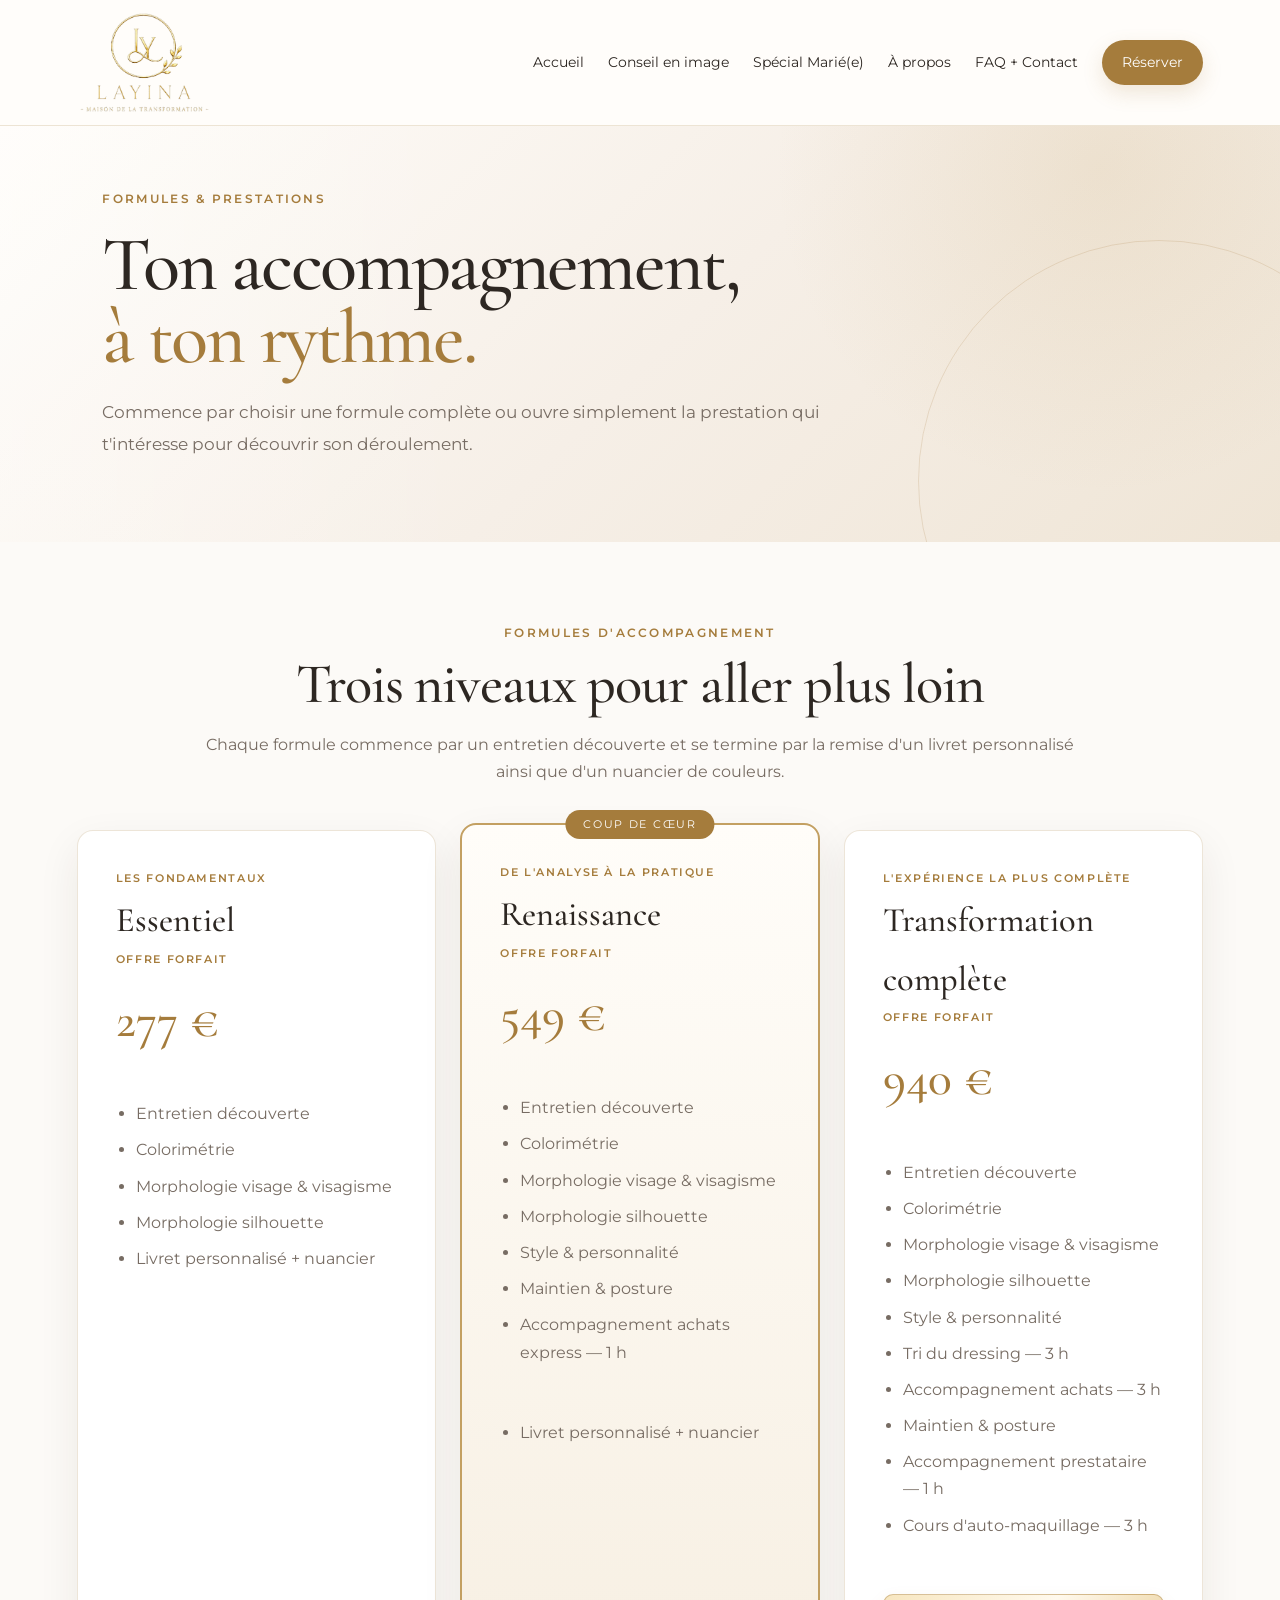
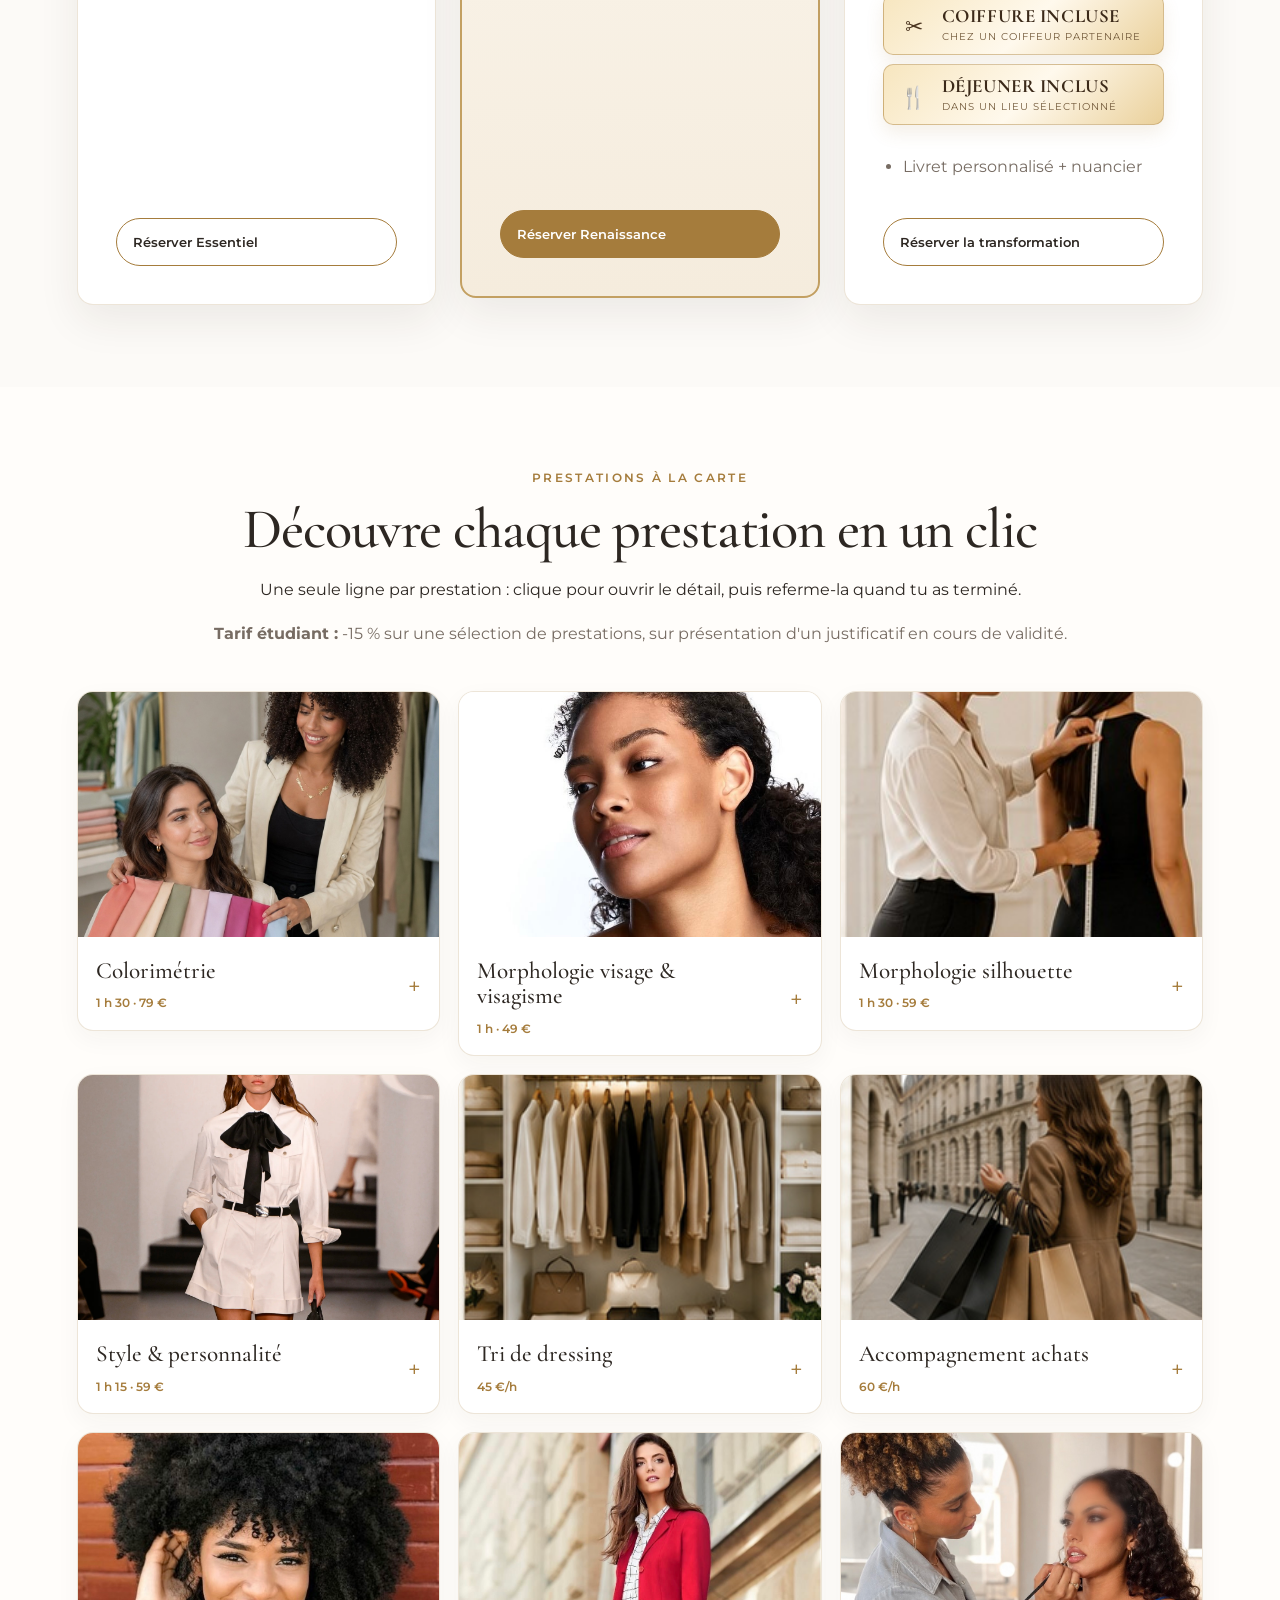
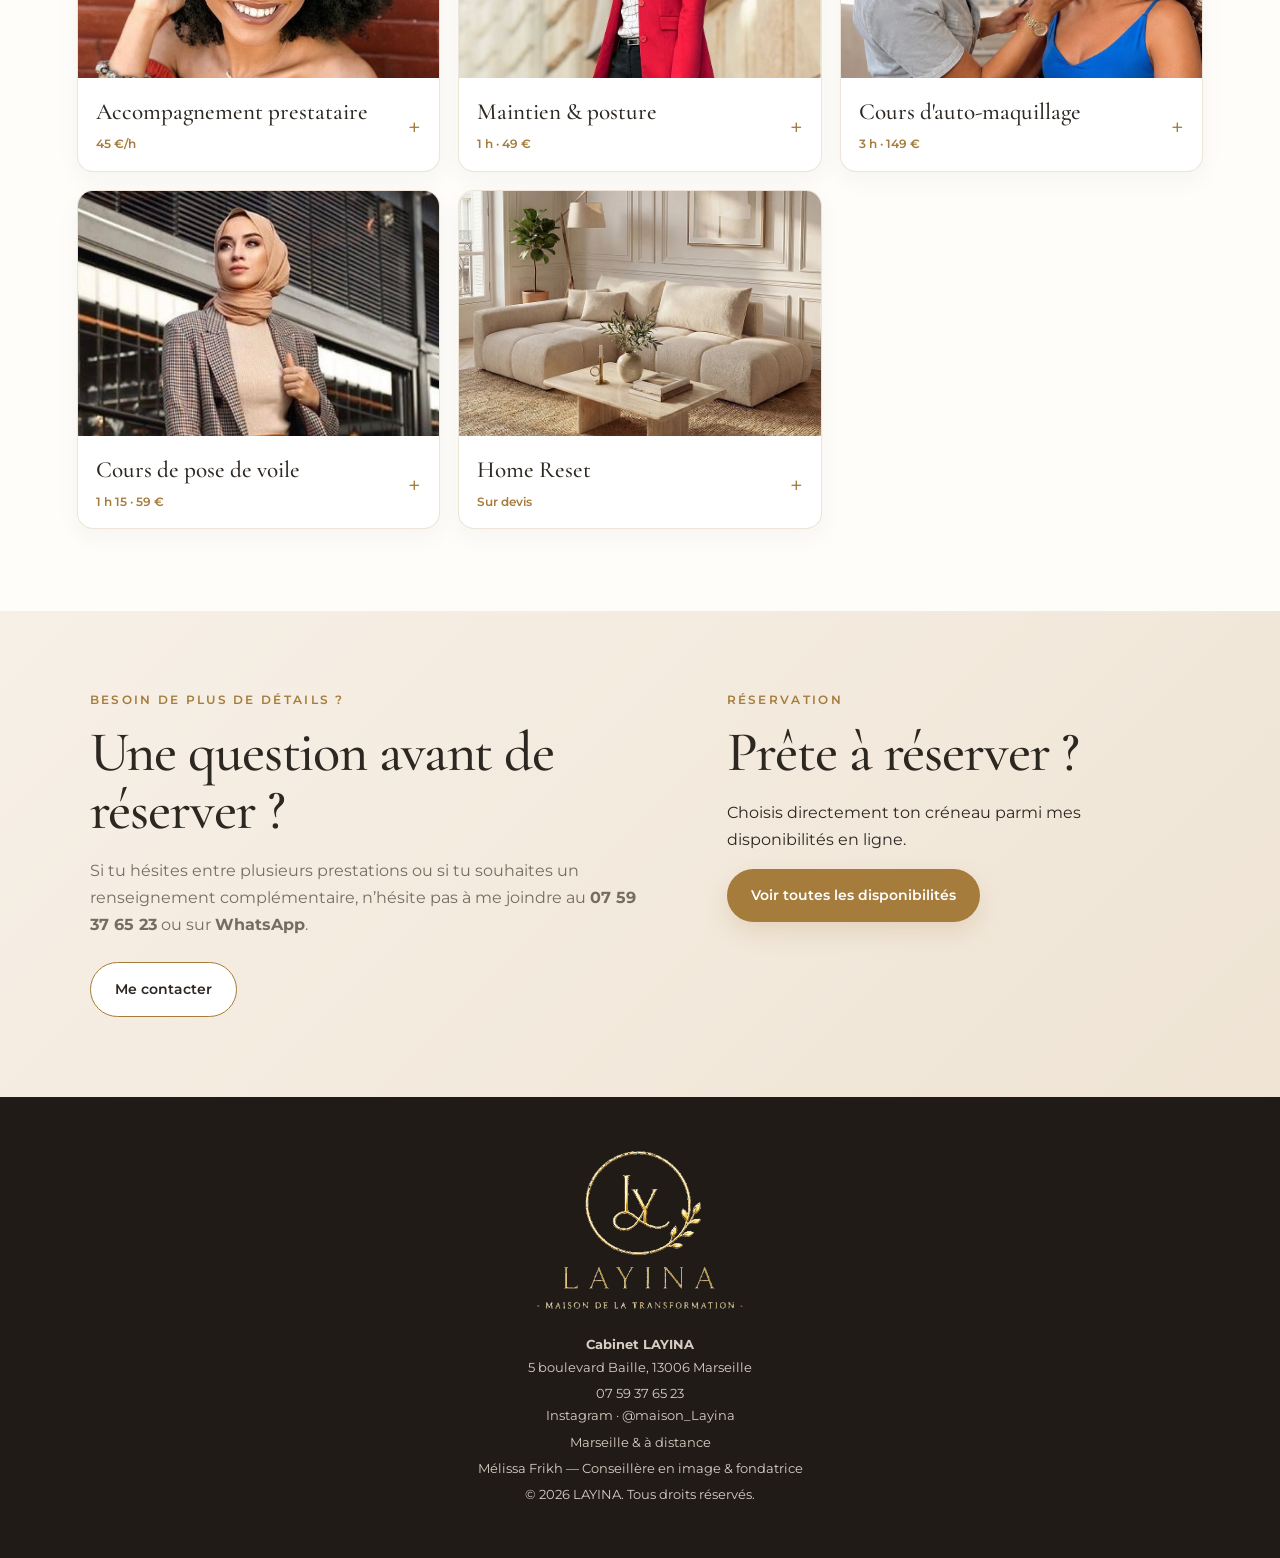
<file: prestations.html>
<!doctype html><html lang="fr"><head><meta charset="utf-8"><meta name="viewport" content="width=device-width,initial-scale=1"><meta name="description" content="Formules et prestations LAYINA : colorimétrie, morphologie, style, dressing, accompagnement achats, posture, auto-maquillage, pose de voile et Home Reset."><title>Formules & Prestations — LAYINA</title><link rel="preconnect" href="https://fonts.googleapis.com"><link rel="preconnect" href="https://fonts.gstatic.com" crossorigin><link href="https://fonts.googleapis.com/css2?family=Cormorant+Garamond:wght@500;600&family=Montserrat:wght@400;500;600&display=swap" rel="stylesheet"><link rel="stylesheet" href="styles.css"><link rel="stylesheet" href="premium.css"></head><body><header class="site-header"><a class="wordmark" href="index.html"><span>LAYINA</span><small>Maison de la transformation</small></a><button class="menu-button" type="button" aria-label="Ouvrir le menu">☰</button><nav><a href="index.html">Accueil</a><a href="index.html#apropos">À propos</a><a href="#formules">Formules</a><a href="#prestations" aria-current="page">Prestations</a><a class="nav-cta" href="https://calendly.com/layina_maison" target="_blank" rel="noopener">Réserver</a></nav></header><main><section class="page-hero page-hero-compact"><p class="eyebrow">Formules & prestations</p><h1>Ton accompagnement,<br><em>à ton rythme.</em></h1><p>Commence par choisir une formule complète ou ouvre simplement la prestation qui t'intéresse pour découvrir son déroulement.</p></section><section class="packages section" id="formules"><div class="section-heading centered"><p class="eyebrow">Formules d'accompagnement</p><h2>Trois niveaux pour aller plus loin</h2><p>Chaque formule commence par un entretien découverte et se termine par la remise d'un livret personnalisé ainsi que d'un nuancier de couleurs.</p></div><div class="packages-grid"><article class="package"><p class="package-kicker">Les fondamentaux</p><p class="package-name">Essentiel</p><p class="package-kicker">Offre forfait</p><h3>277 €</h3><ul><li>Entretien découverte</li><li>Colorimétrie</li><li>Morphologie visage & visagisme</li><li>Morphologie silhouette</li><li>Livret personnalisé + nuancier</li></ul><a href="https://calendly.com/layina_maison" target="_blank" rel="noopener">Réserver Essentiel</a></article><article class="package featured"><span class="badge">Coup de cœur</span><p class="package-kicker">De l'analyse à la pratique</p><p class="package-name">Renaissance</p><p class="package-kicker">Offre forfait</p><h3>549 €</h3><ul><li>Entretien découverte</li><li>Colorimétrie</li><li>Morphologie visage & visagisme</li><li>Morphologie silhouette</li><li>Style & personnalité</li><li>Maintien & posture</li><li>Accompagnement achats express — 1 h</li></ul><ul><li>Livret personnalisé + nuancier</li></ul><a href="https://calendly.com/layina_maison" target="_blank" rel="noopener">Réserver Renaissance</a></article><article class="package"><p class="package-kicker">L'expérience la plus complète</p><p class="package-name">Transformation complète</p><p class="package-kicker">Offre forfait</p><h3>940 €</h3><ul><li>Entretien découverte</li><li>Colorimétrie</li><li>Morphologie visage & visagisme</li><li>Morphologie silhouette</li><li>Style & personnalité</li><li>Tri du dressing — 3 h</li><li>Accompagnement achats — 3 h</li><li>Maintien & posture</li><li>Accompagnement prestataire — 1 h</li><li>Cours d'auto-maquillage — 3 h</li></ul><div class="package-inclusions"><div class="package-inclusion"><span class="inclusion-icon">✂</span><span><strong>COIFFURE INCLUSE</strong><small>Chez un coiffeur partenaire</small></span></div><div class="package-inclusion"><span class="inclusion-icon">🍴</span><span><strong>DÉJEUNER INCLUS</strong><small>Dans un lieu sélectionné</small></span></div></div><ul><li>Livret personnalisé + nuancier</li></ul><a href="https://calendly.com/layina_maison" target="_blank" rel="noopener">Réserver la transformation</a></article></div></section><section class="services-accordion section" id="prestations"><div class="section-heading centered"><p class="eyebrow">Prestations à la carte</p><h2>Découvre chaque prestation en un clic</h2><p>Une seule ligne par prestation : clique pour ouvrir le détail, puis referme-la quand tu as terminé.</p><p><strong>Tarif étudiant :</strong> -15 % sur une sélection de prestations, sur présentation d'un justificatif en cours de validité.</p></div><div class="accordion-list"><details><summary><span>01</span><strong>Colorimétrie</strong><small>1 h 30 · 79 €</small></summary><div class="accordion-content"><div><h3>Imagine...</h3><p>Tu entres dans une boutique et, au lieu d'hésiter entre dix couleurs, tu sais immédiatement lesquelles donnent de l'éclat à ton visage. Ton teint paraît plus lumineux, tes traits plus frais et tes vêtements semblent enfin vraiment faits pour toi.</p></div><div><h3>Pendant la séance</h3><p>À l'aide de différentes étoffes placées près de ton visage, nous observons ensemble l'effet réel des couleurs sur ton teint. Je t'apprends à reconnaître les nuances qui t'illuminent, celles qui te fatiguent et comment utiliser ta palette sans te limiter.</p></div><div><h3>Après</h3><p>Tu repars avec des repères simples pour choisir plus facilement tes vêtements, accessoires et couleurs beauté. Fini les achats « jolis sur le cintre mais jamais portés » : tu comprends enfin pourquoi une couleur fonctionne sur toi.</p><p><strong>Offre de lancement :</strong> pour toute colorimétrie réservée à 79 €, l'analyse morphologie visage & visagisme d'une valeur de 49 € est offerte.</p></div></div></details><details><summary><span>02</span><strong>Morphologie visage & visagisme</strong><small>1 h · 49 €</small></summary><div class="accordion-content"><div><h3>Imagine...</h3><p>Choisir une paire de lunettes, une coupe de cheveux ou des boucles d'oreilles sans te demander pendant des heures si cela te va vraiment. Tu comprends les lignes de ton visage et tu sais instinctivement ce qui crée de l'harmonie autour de toi.</p></div><div><h3>Pendant la séance</h3><p>Nous observons la forme de ton visage, ses proportions et ses volumes. Je te montre concrètement comment jouer avec les longueurs, les formes et les accessoires pour mettre tes traits en valeur, sans chercher à les « corriger ».</p></div><div><h3>Après</h3><p>Tu sais quelles coiffures, lunettes, bijoux, accessoires et, pour les hommes, quels styles de barbe ou moustache peuvent renforcer ton allure. Tu ne choisis plus au hasard : tu choisis en connaissance de toi.</p></div></div></details><details><summary><span>03</span><strong>Morphologie silhouette</strong><small>1 h 30 · 59 €</small></summary><div class="accordion-content"><div><h3>Imagine...</h3><p>Essayer un pantalon, une veste ou une robe et savoir immédiatement pourquoi la coupe fonctionne — ou non. Tu n'essaies plus de rentrer dans une morphologie idéale : tu apprends à habiller ton corps tel qu'il est, avec beaucoup plus de justesse.</p></div><div><h3>Pendant la séance</h3><p>Nous analysons tes proportions, tes lignes et la répartition naturelle de tes volumes. Je t'explique ensuite comment les coupes, longueurs, tailles, encolures et matières peuvent créer l'équilibre que tu recherches.</p></div><div><h3>Après</h3><p>Faire les boutiques devient plus simple : tu sais vers quels pantalons, jeans, hauts, robes, vestes ou manteaux te diriger. L'objectif est que ton dressing travaille pour toi, et non l'inverse.</p></div></div></details><details><summary><span>04</span><strong>Style & personnalité</strong><small>1 h 15 · 59 €</small></summary><div class="accordion-content"><div><h3>Imagine...</h3><p>Ouvrir ton dressing et reconnaître immédiatement « toi » dans ce que tu vois. Plus besoin de copier une influenceuse, de changer de style chaque semaine ou d'acheter des pièces qui ne ressemblent finalement pas à ta vie.</p></div><div><h3>Pendant la séance</h3><p>Nous partons de ta personnalité, de ton quotidien, de ce que tu aimes déjà et de l'image que tu veux transmettre. Ensemble, nous faisons émerger les univers, les matières, les coupes et les détails qui racontent réellement qui tu es.</p></div><div><h3>Après</h3><p>Tu disposes d'une direction claire pour construire tes tenues et tes futurs achats. Ton style devient identifiable, cohérent et surtout facile à vivre au quotidien.</p></div></div></details><details><summary><span>05</span><strong>Tri de dressing</strong><small>45 €/h</small></summary><div class="accordion-content"><div><h3>Imagine...</h3><p>Un dressing plus léger où tu vois enfin ce que tu possèdes, où les pièces vont ensemble et où tu n'as plus la sensation de « n'avoir rien à mettre » alors que l'armoire est pleine.</p></div><div><h3>Pendant la séance</h3><p>Nous faisons le tri ensemble, pièce par pièce, sans jeter pour jeter. Je t'aide à identifier ce qui te valorise, ce qui peut être porté autrement, ce qui mérite une retouche et ce qui ne correspond plus à ton image ou à ton quotidien.</p></div><div><h3>Après</h3><p>Tu retrouves des tenues oubliées, tu sais quelles pièces il te manque vraiment et tu repars avec un dressing beaucoup plus cohérent. Acheter redevient un choix réfléchi, pas une accumulation.</p></div></div></details><details><summary><span>06</span><strong>Accompagnement achats</strong><small>60 €/h</small></summary><div class="accordion-content"><div><h3>Imagine...</h3><p>Faire du shopping sans finir épuisée avec cinq sacs et la moitié des pièces que tu regretteras une semaine plus tard. Chaque achat a une place, une utilité et s'intègre réellement dans ton dressing.</p></div><div><h3>Pendant l'accompagnement</h3><p>Nous préparons les besoins avant de partir, puis je t'accompagne en boutique. Je sélectionne avec toi les coupes, couleurs et matières pertinentes, tout en t'expliquant pourquoi une pièce mérite — ou non — d'entrer dans ton dressing.</p></div><div><h3>Après</h3><p>Tu repars avec des pièces que tu sais porter, associer et rentabiliser. Et surtout, tu développes des réflexes qui te permettront de faire de meilleurs achats même lorsque je ne serai plus à côté de toi.</p></div></div></details><details><summary><span>07</span><strong>Accompagnement prestataire</strong><small>45 €/h</small></summary><div class="accordion-content"><div><h3>Imagine...</h3><p>Arriver chez le coiffeur, le barbier ou un professionnel de la beauté en sachant exactement ce que tu souhaites — et pourquoi. Plus de « fais comme tu veux » suivi d'un résultat qui ne te ressemble pas.</p></div><div><h3>Pendant l'accompagnement</h3><p>Nous définissons ensemble le résultat recherché avant le rendez-vous. Je t'accompagne ensuite pour transmettre clairement tes besoins au professionnel et veiller à ce que le choix reste cohérent avec ton visage, ton style et ton image globale.</p></div><div><h3>Après</h3><p>Tu repars avec un résultat pensé dans l'ensemble de ta transformation, pas comme une décision isolée. Chaque détail vient renforcer l'image que tu construis.</p></div></div></details><details><summary><span>08</span><strong>Maintien & posture</strong><small>1 h · 49 €</small></summary><div class="accordion-content"><div><h3>Imagine...</h3><p>Entrer dans une pièce et dégager davantage d'assurance avant même d'avoir parlé. Les vêtements sont importants, mais la façon dont tu les portes change complètement la perception de ton allure.</p></div><div><h3>Pendant la séance</h3><p>Nous observons ta démarche, ta posture debout et assise, la position de tes épaules et ta gestuelle. Je te propose des ajustements faciles à intégrer afin que ta présence gagne en élégance sans devenir rigide ou artificielle.</p></div><div><h3>Après</h3><p>Tu prends davantage conscience de ton corps et de la manière dont tu occupes l'espace. Ton allure devient plus assurée, plus fluide et plus cohérente avec l'image que tu souhaites transmettre.</p></div></div></details><details><summary><span>09</span><strong>Cours d'auto-maquillage</strong><small>3 h · 149 €</small></summary><div class="accordion-content"><div><h3>Imagine...</h3><p>Te préparer seule le matin et savoir exactement où placer ton blush, comment mettre tes yeux en valeur et quelles textures utiliser — sans avoir besoin de reproduire un tutoriel qui n'est pas adapté à ton visage.</p></div><div><h3>Pendant le cours</h3><p>Nous construisons ensemble une méthode personnalisée selon ton visage, ta carnation, ton niveau et tes habitudes. Je te montre chaque geste puis c'est toi qui pratiques, pour que tu sois réellement autonome à la fin.</p></div><div><h3>Après</h3><p>Tu sais réaliser un maquillage harmonieux que tu peux reproduire seule. Tu comprends les gestes au lieu de les apprendre par cœur, et tu peux adapter ton maquillage selon les occasions.</p></div></div></details><details><summary><span>10</span><strong>Cours de pose de voile</strong><small>1 h 15 · 59 €</small></summary><div class="accordion-content"><div><h3>Imagine...</h3><p>Mettre ton voile et sentir immédiatement que la forme encadre ton visage comme tu l'aimes. Plus besoin de tester dix placements devant le miroir en te demandant pourquoi certains volumes semblent parfaits sur les autres mais pas sur toi.</p></div><div><h3>Pendant la séance</h3><p>Nous observons ta morphologie de visage puis nous testons ensemble différents placements, volumes et lignes. Je t'apprends à créer des effets plus doux, structurés ou allongés selon ce que tu souhaites, tout en respectant ton confort et tes habitudes.</p></div><div><h3>Après</h3><p>Tu repars avec plusieurs façons de porter ton voile que tu sais reproduire seule. Tu comprends comment adapter la pose à ton visage, à ta tenue et au rendu que tu souhaites obtenir.</p></div></div></details><details><summary><span>11</span><strong>Home Reset</strong><small>Sur devis</small></summary><div class="accordion-content"><div><h3>Imagine...</h3><p>Rentrer chez toi et sentir que ton environnement t'apaise au lieu de t'alourdir. Un espace plus clair, plus organisé, où chaque chose a sa place et où tu peux réellement respirer.</p></div><div><h3>Pendant l'accompagnement</h3><p>Nous commençons par comprendre ce qui ne fonctionne plus dans ton organisation. Puis nous désencombrons, réorganisons et repensons les zones prioritaires en fonction de ton rythme de vie et de tes habitudes réelles.</p></div><div><h3>Après</h3><p>Ton intérieur devient plus simple à entretenir, plus fonctionnel et plus agréable à vivre. Parce qu'une transformation personnelle est encore plus forte lorsqu'elle est soutenue par un environnement qui évolue avec toi.</p></div></div></details></div></section><section class="contact"><div><p class="eyebrow">Besoin d'aide pour choisir ?</p><h2>Trouvons l'accompagnement qui te correspond</h2><p>Si tu hésites entre plusieurs prestations ou une formule complète, contacte-moi avant de réserver.</p><a class="button primary" href="https://calendly.com/layina_maison" target="_blank" rel="noopener">Voir les disponibilités</a></div><div class="contact-links"><a href="tel:+33759376523">07 59 37 65 23</a><a href="https://wa.me/33759376523" target="_blank" rel="noopener">WhatsApp</a><a href="index.html">Retour à l'accueil</a></div></section></main><footer><div class="footer-brand"><strong>LAYINA</strong><span>Maison de la transformation</span></div><p>Marseille & à distance</p><p>Mélissa Frikh — Conseillère en image & fondatrice</p><p>© <span id="year"></span> LAYINA. Tous droits réservés.</p></footer><script src="script.js"></script></body></html>
</file>
<file: styles.css>
:root{--cream:#f6efe7;--cream2:#fcfaf7;--paper:#fffdfa;--ink:#2d2722;--muted:#776c63;--gold:#c3a062;--gold2:#a57c3c;--dark:#2b2521;--line:rgba(165,124,60,.20);--shadow:0 16px 42px rgba(52,39,24,.08)}*{box-sizing:border-box}html{scroll-behavior:smooth}body{margin:0;background:var(--cream2);color:var(--ink);font-family:Montserrat,Arial,sans-serif;line-height:1.7}a{color:inherit;text-decoration:none}h1,h2,h3,.package-name{font-family:"Cormorant Garamond",Georgia,serif;font-weight:500}.site-header{position:sticky;top:0;z-index:60;display:flex;align-items:center;justify-content:space-between;padding:10px 6vw;background:rgba(255,253,250,.96);backdrop-filter:blur(12px);border-bottom:1px solid var(--line)}.wordmark{display:flex;flex-direction:column;line-height:1}.wordmark span{font-family:"Cormorant Garamond",Georgia,serif;font-size:2.1rem;font-weight:600;letter-spacing:.16em;color:var(--gold2)}.wordmark small{margin-top:6px;font-size:.61rem;text-transform:uppercase;letter-spacing:.13em;color:var(--gold2)}.logo-link{display:flex;align-items:center;flex-shrink:0}.header-logo{display:block;width:190px;max-height:82px;object-fit:contain}.site-header nav{display:flex;align-items:center;gap:24px;font-size:.86rem}.site-header nav a:hover{color:var(--gold2)}.nav-cta{background:var(--gold2);color:#fff;padding:11px 20px;border-radius:999px}.menu-button{display:none;border:0;background:none;color:var(--ink);font-size:1.7rem}.hero,.page-hero{position:relative;overflow:hidden;padding:92px 8vw;background:radial-gradient(circle at 86% 10%,rgba(195,160,98,.15),transparent 28%),linear-gradient(135deg,#fffdfa 0%,#f6efe7 52%,#efe5d6 100%)}.page-hero-compact{padding:64px 8vw}.hero:after,.page-hero:after{content:"";position:absolute;right:-120px;bottom:-180px;width:480px;height:480px;border:1px solid rgba(165,124,60,.18);border-radius:50%}.hero-copy{position:relative;z-index:1;max-width:900px}.eyebrow{text-transform:uppercase;letter-spacing:.20em;font-size:.72rem;color:var(--gold2);font-weight:600;margin:0}.founder-line{margin:16px 0 0;padding:10px 16px;border-left:2px solid var(--gold);font-size:.95rem;font-weight:600}h1{font-size:clamp(3.6rem,6vw,6.4rem);line-height:.96;margin:18px 0 22px;letter-spacing:-.03em}h1 em{color:var(--gold2);font-style:normal}.hero-lead,.page-hero>p:last-child{font-size:1.05rem;color:var(--muted);max-width:760px;line-height:1.9}.hero-actions{display:flex;gap:14px;flex-wrap:wrap;margin-top:30px}.button{display:inline-block;padding:14px 24px;border-radius:999px;font-weight:600;font-size:.9rem;transition:.2s}.button:hover{transform:translateY(-1px)}.primary{background:var(--gold2);color:#fff}.secondary{border:1px solid var(--gold2);background:#fff;color:var(--ink)}.section{padding:82px 6vw}.compact-section{padding-top:72px;padding-bottom:72px}.about{display:grid;grid-template-columns:.9fr 1.1fr;gap:8vw;background:var(--paper)}.about-heading{position:sticky;top:130px}h2{font-size:clamp(2.5rem,4.4vw,4.6rem);line-height:1.03;margin:12px 0 18px;letter-spacing:-.02em}.about-copy{font-size:1.04rem;color:var(--muted);line-height:1.95}.about-copy p{margin:0 0 20px}.about-copy strong{color:var(--ink)}.section-heading{max-width:880px;margin-bottom:48px}.section-heading.centered{text-align:center;margin:0 auto 44px}.section-heading>p:last-child{color:var(--muted)}.editorial{background:var(--dark);color:#f8f1e8;display:grid;grid-template-columns:1.05fr .95fr;gap:7vw;align-items:center}.editorial .eyebrow{color:#dec79f}.editorial-intro>p:last-child{color:#d8cec5;max-width:620px}.editorial-points{display:flex;flex-wrap:wrap;gap:12px;align-content:center}.editorial-points span{padding:11px 16px;border:1px solid rgba(222,199,159,.28);border-radius:999px;color:#f5eadc;background:rgba(255,255,255,.04);font-size:.88rem}.home-cta{text-align:center;padding:68px 6vw;background:linear-gradient(135deg,#fffdfa,#f4eadc)}.home-cta h2{margin-bottom:10px}.home-cta>p:not(.eyebrow){max-width:700px;margin:0 auto 25px;color:var(--muted)}.packages{background:var(--cream2)}.packages-grid{display:grid;grid-template-columns:repeat(3,1fr);gap:24px;max-width:1250px;margin:0 auto}.package{position:relative;background:#fff;border:1px solid var(--line);padding:38px;box-shadow:var(--shadow);display:flex;flex-direction:column;border-radius:16px}.package.featured{border:2px solid var(--gold);background:linear-gradient(180deg,#fffdf9,#f5ecdd);transform:translateY(-7px)}.badge{position:absolute;top:-15px;left:50%;transform:translateX(-50%);background:var(--gold2);color:#fff;padding:5px 18px;border-radius:999px;font-size:.7rem;text-transform:uppercase;letter-spacing:.15em;white-space:nowrap}.package-kicker{text-transform:uppercase;letter-spacing:.15em;font-size:.68rem;color:var(--gold2);font-weight:600;margin:0 0 4px}.package-name{font-size:2.15rem;margin:0}.package h3{font-size:3.1rem;color:var(--gold2);margin:6px 0 22px}.package ul{padding-left:20px;color:var(--muted);margin-bottom:28px}.package li{margin-bottom:9px}.package a{margin-top:auto;display:block;text-align:center;border:1px solid var(--gold2);padding:12px 16px;border-radius:999px;font-size:.82rem;font-weight:600}.package.featured a{background:var(--gold2);color:#fff}.services-accordion{background:var(--paper)}.accordion-list{max-width:1080px;margin:0 auto;display:flex;flex-direction:column;gap:10px}.accordion-list details{background:#fff;border:1px solid var(--line);border-radius:14px;box-shadow:0 8px 24px rgba(52,39,24,.045);overflow:hidden}.accordion-list summary{list-style:none;cursor:pointer;display:grid;grid-template-columns:46px 1fr auto;align-items:center;gap:14px;padding:18px 22px}.accordion-list summary::-webkit-details-marker{display:none}.accordion-list summary span{font-family:"Cormorant Garamond",Georgia,serif;color:var(--gold);font-size:1.35rem}.accordion-list summary strong{font-family:"Cormorant Garamond",Georgia,serif;font-size:1.45rem;font-weight:500}.accordion-list summary small{color:var(--gold2);font-weight:600;white-space:nowrap}.accordion-list summary:after{content:"+";grid-column:4;font-size:1.4rem;color:var(--gold2)}.accordion-list details[open] summary{background:linear-gradient(90deg,#fff,#fbf6ee);border-bottom:1px solid var(--line)}.accordion-list details[open] summary:after{content:"−"}.accordion-content{display:grid;grid-template-columns:repeat(3,1fr);gap:26px;padding:24px 24px 26px}.accordion-content h3{font-size:1.4rem;margin:0 0 7px;color:var(--gold2)}.accordion-content p{margin:0;color:var(--muted);font-size:.93rem}.contact{display:grid;grid-template-columns:1.1fr .9fr;gap:70px;padding:80px 7vw;background:linear-gradient(135deg,#f7f0e7,#efe4d4)}.contact>div:first-child p:not(.eyebrow){color:var(--muted);max-width:650px;margin-bottom:24px}.contact-links{display:flex;flex-direction:column;justify-content:center;gap:16px}.contact-links a{font-size:1.02rem;border-bottom:1px solid rgba(45,39,34,.14);padding-bottom:12px}footer{text-align:center;padding:48px 20px;background:#201b17;color:#d8cec4}.footer-logo-wrap{display:flex;justify-content:center;margin:0 auto 14px}.footer-logo{display:block;width:260px;max-width:80vw;height:auto;object-fit:contain}.footer-brand{display:flex;flex-direction:column;align-items:center;margin-bottom:15px;color:var(--gold)}.footer-brand strong{font-family:"Cormorant Garamond",Georgia,serif;font-size:2.3rem;letter-spacing:.16em}.footer-brand span{font-size:.68rem;letter-spacing:.13em;text-transform:uppercase}footer p{margin:4px 0;font-size:.82rem}@media(max-width:1050px){.packages-grid{grid-template-columns:1fr}.package.featured{transform:none}}@media(max-width:900px){.menu-button{display:block}.site-header nav{display:none;position:absolute;left:0;right:0;top:86px;background:#fff;padding:24px 6vw;flex-direction:column;align-items:flex-start;border-bottom:1px solid var(--line)}.site-header nav.open{display:flex}.about,.editorial,.contact{grid-template-columns:1fr}.about-heading{position:static}.accordion-content{grid-template-columns:1fr}}@media(max-width:600px){.site-header{padding:8px 18px}.header-logo{width:155px;max-height:68px}.wordmark span{font-size:1.72rem}.wordmark small{font-size:.55rem}.hero,.page-hero{padding:64px 20px}.page-hero-compact{padding:48px 20px}.hero-actions{flex-direction:column}.button{width:100%;text-align:center}.section,.contact{padding:58px 20px}h1{font-size:3.2rem}.packages-grid{gap:18px}.accordion-list summary{grid-template-columns:34px 1fr auto;padding:15px 16px;gap:10px}.accordion-list summary strong{font-size:1.2rem}.accordion-list summary small{font-size:.75rem}.accordion-list summary:after{display:none}.accordion-content{padding:20px 18px 22px}.editorial-points{gap:9px}.footer-logo{width:220px}}
</file>
<file: premium.css>
/* Finitions premium LAYINA */
.site-header nav a{position:relative}.site-header nav a:not(.nav-cta)::after{content:"";position:absolute;left:0;right:100%;bottom:-7px;height:1px;background:var(--gold2);transition:right .25s ease}.site-header nav a:not(.nav-cta):hover::after,.site-header nav a[aria-current="page"]::after{right:0}.nav-cta{box-shadow:0 8px 20px rgba(165,124,60,.18)}
.button{transition:transform .2s ease,box-shadow .2s ease,background .2s ease}.button:hover{transform:translateY(-2px)}.primary{box-shadow:0 10px 24px rgba(165,124,60,.18)}.primary:hover{box-shadow:0 14px 30px rgba(165,124,60,.24)}.secondary:hover{background:#fbf6ee}
.hero,.page-hero{isolation:isolate}.hero::before,.page-hero::before{content:"";position:absolute;inset:0;background:linear-gradient(90deg,rgba(255,255,255,.22),transparent 38%);pointer-events:none;z-index:0}.hero-copy,.page-hero>*{position:relative;z-index:1}
.package{transition:transform .25s ease,box-shadow .25s ease,border-color .25s ease}.package:hover{transform:translateY(-4px);box-shadow:0 22px 48px rgba(52,39,24,.11);border-color:rgba(165,124,60,.36)}.package.featured:hover{transform:translateY(-10px)}
.package-inclusions{display:grid;gap:9px;margin:18px 0 12px}.package-inclusion{display:flex;align-items:center;gap:12px;padding:12px 14px;border:1px solid rgba(165,124,60,.42);border-radius:10px;background:linear-gradient(135deg,#f7e6bf,#fff9ed 52%,#ead09a);box-shadow:0 8px 18px rgba(165,124,60,.12)}.package-inclusion .inclusion-icon{display:grid;place-items:center;flex:0 0 32px;width:32px;height:32px;font-size:1.35rem;color:#4b3520}.package-inclusion strong{display:block;color:#3b2919;font-family:"Cormorant Garamond",Georgia,serif;font-size:1.18rem;line-height:1;letter-spacing:.03em}.package-inclusion small{display:block;margin-top:4px;color:#745b3c;font-size:.62rem;line-height:1.25;letter-spacing:.1em;text-transform:uppercase}
.accordion-list details{transition:border-color .2s ease,box-shadow .2s ease}.accordion-list details:hover{border-color:rgba(165,124,60,.38);box-shadow:0 10px 28px rgba(52,39,24,.065)}.accordion-list details[open]{border-color:rgba(165,124,60,.42)}
.reviews{padding:48px 5vw 52px;background:var(--paper);border-top:1px solid var(--line)}.reviews-inner{max-width:1260px;margin:auto}.reviews-heading{text-align:center;max-width:760px;margin:0 auto 24px}.reviews-heading h2{font-size:clamp(2.1rem,3.2vw,3.3rem);margin:8px 0 0}.reviews-grid{display:grid;grid-template-columns:repeat(4,minmax(0,1fr));gap:12px}.review-card{display:flex;flex-direction:column;min-height:180px;padding:20px;background:linear-gradient(145deg,#fff,#fbf6ee);border:1px solid var(--line);border-radius:14px;box-shadow:0 8px 22px rgba(52,39,24,.045);transition:transform .2s ease,box-shadow .2s ease,border-color .2s ease}.review-card:hover{transform:translateY(-3px);box-shadow:0 14px 28px rgba(52,39,24,.07);border-color:rgba(165,124,60,.35)}.review-stars{display:block;margin-bottom:10px;color:var(--gold2);font-size:.9rem;letter-spacing:.14em}.review-card p{margin:0 0 16px;color:var(--muted);font-size:.84rem;line-height:1.55}.review-card strong{display:block;margin-top:auto;font-family:"Cormorant Garamond",Georgia,serif;font-size:1.12rem;font-weight:600;color:var(--ink)}.review-card small{display:block;margin-top:1px;color:var(--gold2);font-size:.66rem;letter-spacing:.06em;text-transform:uppercase}

/* Prestations en cartes avec photos */
.services-accordion .accordion-list{display:grid;grid-template-columns:repeat(3,minmax(0,1fr));gap:18px;max-width:1180px}.services-accordion .accordion-list details{border-radius:16px;background:#fff;overflow:hidden;align-self:start}.services-accordion .accordion-list summary{display:grid;grid-template-columns:1fr auto;gap:8px 12px;padding:0 0 16px;align-items:center}.services-accordion .accordion-list summary>span{display:none}.services-accordion .accordion-list summary strong{grid-column:1;font-size:1.45rem;padding:0 18px;line-height:1.1}.services-accordion .accordion-list summary small{grid-column:1;padding:0 18px;color:var(--gold2);font-size:.78rem}.services-accordion .accordion-list summary:after{grid-column:2;grid-row:2/4;align-self:center;margin-right:18px}.services-accordion .service-image{grid-column:1/-1;width:100%;height:245px;display:block;object-fit:cover;background:#f6efe7;margin:0 0 14px}.services-accordion .service-image-style{object-fit:cover;object-position:center;background:#f6efe7}.services-accordion .service-image-posture{object-fit:cover;object-position:center;background:#f6efe7}.services-accordion .accordion-list details[open] summary{background:#fff}.services-accordion .accordion-list details[open] .accordion-content{border-top:1px solid var(--line);background:#fffdfa}.services-accordion .accordion-content{grid-template-columns:1fr;padding:20px}.services-accordion .accordion-content>div+div{padding-top:14px;border-top:1px solid rgba(165,124,60,.12)}

/* Logo officiel + photo d'accueil */
.wordmark{width:220px;height:105px;background:none!important;overflow:hidden;display:flex;align-items:center;flex:0 0 auto}.wordmark span,.wordmark small{position:absolute;left:-9999px}.header-logo{display:block;width:220px!important;height:105px!important;max-width:220px!important;max-height:105px!important;object-fit:contain;object-position:left center}.footer-logo-wrap{display:flex;justify-content:center;align-items:center;margin:0 auto 18px}.footer-logo{display:block;width:220px!important;height:auto!important;max-width:220px!important;max-height:220px!important;object-fit:contain}
.hero{background:linear-gradient(90deg,#fffdfa 0%,#f6efe7 48%,rgba(246,239,231,.76) 60%,rgba(246,239,231,.12) 100%),url('assets/photo-accueil.jpg') right center/46% 100% no-repeat}.hero-copy{max-width:680px}

/* Cohérence des couleurs sur écrans tactiles */
a,button,summary{-webkit-tap-highlight-color:transparent}

@media(max-width:1050px){.package.featured:hover{transform:translateY(-4px)}.services-accordion .accordion-list{grid-template-columns:repeat(2,minmax(0,1fr))}}
@media(max-width:900px){.reviews-grid{grid-template-columns:none;grid-auto-flow:column;grid-auto-columns:minmax(245px,72vw);overflow-x:auto;padding:2px 2px 10px;scroll-snap-type:x proximity;overscroll-behavior-inline:contain}.review-card{scroll-snap-align:start}.reviews-grid::-webkit-scrollbar{height:5px}.reviews-grid::-webkit-scrollbar-thumb{background:rgba(165,124,60,.25);border-radius:99px}.hero{background:linear-gradient(180deg,rgba(255,253,250,.98) 0%,rgba(246,239,231,.94) 58%,rgba(246,239,231,.82) 100%),url('assets/photo-accueil.jpg') center/cover no-repeat}.hero-copy{max-width:760px}.wordmark{width:190px;height:88px}.header-logo{width:190px!important;height:88px!important;max-width:190px!important;max-height:88px!important}.footer-logo{width:190px!important;max-width:190px!important}.site-header nav{background:rgba(255,253,250,.99)!important}.site-header nav a,.site-header nav a:link,.site-header nav a:visited,.site-header nav a:hover,.site-header nav a:active,.site-header nav a:focus{color:var(--ink)!important;background:transparent!important}.site-header nav .nav-cta,.site-header nav .nav-cta:link,.site-header nav .nav-cta:visited,.site-header nav .nav-cta:hover,.site-header nav .nav-cta:active,.site-header nav .nav-cta:focus{background:var(--gold2)!important;color:#fff!important;border-color:var(--gold2)!important;box-shadow:0 8px 20px rgba(165,124,60,.18)!important}.button.primary,.button.primary:link,.button.primary:visited,.button.primary:hover,.button.primary:active,.button.primary:focus{background:var(--gold2)!important;color:#fff!important}.package.featured a,.package.featured a:link,.package.featured a:visited,.package.featured a:hover,.package.featured a:active,.package.featured a:focus{background:var(--gold2)!important;color:#fff!important}}
@media(max-width:600px){.reviews{padding:44px 20px 46px}.reviews-heading{margin-bottom:20px}.review-card{min-height:165px;padding:18px}.site-header nav a:not(.nav-cta)::after{display:none}.services-accordion .accordion-list{grid-template-columns:1fr}.services-accordion .service-image{height:235px}.services-accordion .accordion-list summary strong{font-size:1.35rem}.wordmark{width:170px;height:78px}.header-logo{width:170px!important;height:78px!important;max-width:170px!important;max-height:78px!important}.footer-logo{width:170px!important;max-width:170px!important}.package,.accordion-list details,.faq-list details,.contact-form{border-color:var(--line)!important;outline:none!important;-webkit-tap-highlight-color:transparent}.package:focus,.package:active,.accordion-list details:focus,.accordion-list details:active,.faq-list details:focus,.faq-list details:active{border-color:var(--line)!important;outline:none!important}.package-inclusion{padding:11px 12px}.package-inclusion strong{font-size:1.08rem}}

/* Forfaits : masquer les valeurs de base et les économies */
.packages-grid .package>.package-kicker:has(s),.packages-grid .package>h3+.package-kicker{display:none!important}
.men-packages .men-package:first-child>.value,.men-packages .men-package:first-child>.saving{display:none!important}

/* Mariage : retirer les pictogrammes des prestations à la carte uniquement */
.wedding-service-block .wedding-card .wedding-icon{display:none!important}
.wedding-service-block .wedding-card summary{grid-template-columns:1fr 34px!important;gap:12px!important}
.wedding-service-block .wedding-card>p{padding-left:22px!important}
.wedding-service-block .wedding-wide summary{grid-template-columns:1fr 34px!important}
@media(max-width:700px){.wedding-service-block .wedding-card summary{grid-template-columns:1fr 30px!important}.wedding-service-block .wedding-card>p{padding-left:18px!important}}

/* Mobile : conserver exactement le doré foncé des boutons ordinateur */
@media(max-width:900px){
  .packages-grid .package a,
  .packages-grid .package a:link,
  .packages-grid .package a:visited,
  .packages-grid .package a:hover,
  .packages-grid .package a:active,
  .packages-grid .package a:focus{
    background:#a57c3c!important;
    border-color:#a57c3c!important;
    color:#fff!important;
    -webkit-text-fill-color:#fff!important;
    box-shadow:none!important;
  }
}
</file>
<file: site-additions.css>
.faq-section{padding:82px 6vw;background:var(--cream2)}.faq-wrap{max-width:980px;margin:0 auto}.faq-heading{text-align:center;max-width:760px;margin:0 auto 38px}.faq-heading h2{margin-bottom:12px}.faq-heading>p:last-child{color:var(--muted)}.faq-list{display:flex;flex-direction:column;gap:10px}.faq-list details{background:#fff;border:1px solid var(--line);border-radius:14px;overflow:hidden;box-shadow:0 8px 24px rgba(52,39,24,.045)}.faq-list summary{cursor:pointer;list-style:none;padding:19px 22px;font-family:"Cormorant Garamond",Georgia,serif;font-size:1.35rem;font-weight:600;display:flex;align-items:center;justify-content:space-between;gap:18px}.faq-list summary::-webkit-details-marker{display:none}.faq-list summary:after{content:"+";color:var(--gold2);font-family:Montserrat,Arial,sans-serif;font-size:1.25rem;font-weight:400}.faq-list details[open] summary{border-bottom:1px solid var(--line);background:linear-gradient(90deg,#fff,#fbf6ee)}.faq-list details[open] summary:after{content:"−"}.faq-answer{padding:18px 22px 22px;color:var(--muted)}.faq-answer p{margin:0}.contact-form-section{padding:82px 6vw;background:linear-gradient(135deg,#fffdfa,#f3e8d8)}.contact-form-wrap{max-width:1120px;margin:0 auto;display:grid;grid-template-columns:.85fr 1.15fr;gap:64px;align-items:start}.contact-form-intro p:not(.eyebrow){color:var(--muted);max-width:520px}.contact-email{display:inline-block;margin-top:12px;color:var(--gold2);font-weight:600;border-bottom:1px solid rgba(165,124,60,.35)}.contact-form{background:#fff;border:1px solid var(--line);border-radius:18px;padding:30px;box-shadow:var(--shadow)}.form-grid{display:grid;grid-template-columns:1fr 1fr;gap:18px}.form-field{display:flex;flex-direction:column;gap:7px}.form-field.full{grid-column:1/-1}.form-field label{font-size:.78rem;font-weight:600;letter-spacing:.04em}.form-field input,.form-field select,.form-field textarea{width:100%;border:1px solid rgba(45,39,34,.18);border-radius:10px;background:#fffdfa;color:var(--ink);font:inherit;padding:12px 13px;outline:none}.form-field textarea{min-height:140px;resize:vertical}.form-field input:focus,.form-field select:focus,.form-field textarea:focus{border-color:var(--gold2);box-shadow:0 0 0 3px rgba(165,124,60,.10)}.form-submit{border:0;cursor:pointer;margin-top:18px}.form-note{margin:13px 0 0;color:var(--muted);font-size:.76rem;line-height:1.55}.form-status{margin-top:12px;font-size:.82rem;color:var(--gold2);font-weight:600}.footer-contact{margin-top:10px}.footer-contact a{color:var(--gold);border-bottom:1px solid rgba(195,160,98,.35)}@media(max-width:900px){.contact-form-wrap{grid-template-columns:1fr;gap:34px}}@media(max-width:600px){.faq-section,.contact-form-section{padding:58px 20px}.faq-list summary{font-size:1.18rem;padding:16px}.faq-answer{padding:16px}.contact-form{padding:20px}.form-grid{grid-template-columns:1fr}.form-field.full{grid-column:auto}}

/* Logos uniformes */
.site-header .wordmark{width:220px!important;height:105px!important;background:none!important;display:flex;align-items:center;overflow:hidden;flex:0 0 auto}.site-header .header-logo{display:block;width:220px!important;height:105px!important;max-width:220px!important;max-height:105px!important;object-fit:contain!important;object-position:left center}.footer-logo-wrap{display:flex;justify-content:center;align-items:center;margin:0 auto 18px}.footer-logo{display:block;width:220px!important;max-width:220px!important;height:auto!important;max-height:220px!important;object-fit:contain}footer{padding:44px 20px!important}

/* Accueil ordinateur : disposition d'origine */
.hero{display:grid!important;grid-template-columns:minmax(0,1fr) minmax(300px,420px)!important;align-items:center!important;gap:44px!important;min-height:620px!important;padding:64px 6vw!important;background:linear-gradient(135deg,#fffdfa 0%,#f6efe7 58%,#efe5d6 100%)!important}.hero-copy{max-width:680px!important}.hero-photo-wrap{display:flex;justify-content:center;align-items:center;position:relative;z-index:1}.hero-photo{display:block;width:100%;max-width:390px;height:auto;max-height:520px;object-fit:contain;object-position:center;border-radius:18px;box-shadow:0 18px 42px rgba(52,39,24,.12)}

/* Harmonisation mobile */
a,button,summary,.package,.accordion-list details,.faq-list details,.review-card,.contact-form,.form-field input,.form-field select,.form-field textarea{-webkit-tap-highlight-color:transparent}
@media(max-width:900px){.site-header .wordmark{width:190px!important;height:88px!important}.site-header .header-logo{width:190px!important;height:88px!important;max-width:190px!important;max-height:88px!important}.footer-logo{width:190px!important;max-width:190px!important}.package,.accordion-list details,.faq-list details,.review-card,.contact-form{border-color:var(--line)!important}.form-field input,.form-field select,.form-field textarea{border-color:rgba(45,39,34,.18)!important}.form-field input:focus,.form-field select,.form-field textarea:focus{border-color:var(--gold2)!important;box-shadow:0 0 0 3px rgba(165,124,60,.10)!important}}

/* Téléphone uniquement : petite photo juste sous la ligne Mélissa Frikh */
@media(max-width:600px){.site-header .wordmark{width:170px!important;height:78px!important}.site-header .header-logo{width:170px!important;height:78px!important;max-width:170px!important;max-height:78px!important}.footer-logo{width:170px!important;max-width:170px!important}.package,.accordion-list details,.faq-list details,.review-card,.contact-form{border:1px solid var(--line)!important}.hero{display:flex!important;flex-direction:column!important;align-items:stretch!important;gap:0!important;min-height:auto!important;padding:40px 20px 46px!important}.hero-copy{display:contents!important}.hero .eyebrow{order:1}.hero .founder-line{order:2}.hero>.hero-photo-wrap{order:3!important;width:100%!important;display:flex!important;justify-content:center!important;align-items:center!important;margin:10px 0 18px!important}.hero>.hero-photo-wrap .hero-photo{width:150px!important;max-width:45vw!important;height:auto!important;max-height:none!important;margin:0 auto!important;border-radius:12px!important;object-fit:contain!important}.hero h1{order:4!important;margin-top:0!important}.hero .hero-lead{order:5!important}.hero .hero-actions{order:6!important}}

/* Page Spécial Mariés */
.wedding-page{background:#fbf8f2;color:#2e241d}.wedding-page .site-header{background:rgba(255,253,249,.97);border-bottom:1px solid rgba(153,111,59,.14)}.wedding-page .site-header nav a[aria-current="page"]{color:#9f6d34;border-bottom:1px solid #b78a50}.wedding-hero{min-height:650px;display:flex;align-items:center;padding:72px 7vw;position:relative;isolation:isolate;background-image:linear-gradient(90deg,rgba(30,21,16,.68) 0%,rgba(30,21,16,.48) 37%,rgba(30,21,16,.12) 68%,rgba(30,21,16,.03) 100%),url("assets/mariage-plage.jpeg?v=20260908-premium");background-size:cover;background-position:center 54%;overflow:hidden}.wedding-hero:after{content:"";position:absolute;inset:0;z-index:-1;background:linear-gradient(180deg,rgba(12,8,6,.02),rgba(12,8,6,.22))}.wedding-hero-copy{max-width:690px;text-align:center;color:#fff}.wedding-hero-logo{width:250px;max-width:58vw;filter:brightness(0) invert(1);opacity:.94;margin:0 auto 18px;display:block}.wedding-rule{display:block;width:56px;height:1px;background:rgba(255,255,255,.78);margin:15px auto 20px}.wedding-rule.short{width:42px;margin-top:22px}.wedding-hero h1{font-family:"Cormorant Garamond",Georgia,serif;font-size:clamp(3.6rem,7vw,6.7rem);font-weight:500;letter-spacing:.03em;line-height:.92;margin:0;text-shadow:0 4px 24px rgba(0,0,0,.2)}.wedding-subtitle{font-family:"Cormorant Garamond",Georgia,serif;font-size:clamp(1.25rem,2vw,1.7rem);text-transform:uppercase;letter-spacing:.12em;line-height:1.5;margin:24px 0 0}.wedding-quote{font-family:"Cormorant Garamond",Georgia,serif;font-size:1.35rem;font-style:italic;line-height:1.45;margin:0}.wedding-signature{font-family:Montserrat,Arial,sans-serif;font-size:.78rem;letter-spacing:.22em;text-transform:uppercase;margin-top:14px}.wedding-services{padding:70px 5vw 25px;max-width:1500px;margin:auto}.wedding-heading{text-align:center;max-width:900px;margin:0 auto 38px}.wedding-heading.compact{margin-bottom:28px}.wedding-heading h2{text-transform:uppercase;font-size:clamp(2.4rem,4.6vw,4.2rem);letter-spacing:.035em;margin:4px 0 6px}.wedding-heading p:last-child{font-size:.82rem;letter-spacing:.24em;text-transform:uppercase;color:#705d50}.wedding-switch{display:flex;justify-content:center;gap:12px;margin:-6px auto 48px}.wedding-switch a{border:1px solid rgba(153,111,59,.28);padding:10px 24px;border-radius:999px;font-size:.78rem;letter-spacing:.08em;text-transform:uppercase;background:#fffaf4}.wedding-switch a.active,.wedding-switch a:hover{background:#a8753d;color:#fff}.wedding-service-block{scroll-margin-top:130px}.wedding-service-block.groom{padding-top:82px;border-top:1px solid rgba(153,111,59,.18);margin-top:70px}.wedding-block-title{display:flex;align-items:center;gap:24px;margin:28px 0 16px}.wedding-block-title h3{font-family:"Cormorant Garamond",Georgia,serif;font-size:1.85rem;font-weight:500;text-transform:uppercase;white-space:nowrap;margin:0}.wedding-block-title span{height:1px;flex:1;background:linear-gradient(90deg,#a8753d,rgba(168,117,61,.2))}.wedding-card-grid{display:grid;grid-template-columns:repeat(3,minmax(0,1fr));gap:16px}.wedding-card-grid.beauty{grid-template-columns:repeat(3,minmax(0,1fr))}.wedding-card{background:rgba(255,253,249,.9);border:1px solid rgba(167,120,67,.26);border-radius:14px;box-shadow:0 7px 22px rgba(87,58,33,.03);overflow:hidden}.wedding-card summary{list-style:none;cursor:pointer;display:grid;grid-template-columns:52px 1fr 34px;align-items:center;gap:12px;padding:19px 18px;min-height:110px}.wedding-card summary::-webkit-details-marker{display:none}.wedding-icon{font-family:"Cormorant Garamond",Georgia,serif;font-size:2.2rem;color:#9d6b32;text-align:center;line-height:1}.wedding-card-text{display:flex;flex-direction:column;gap:7px}.wedding-card-text strong{font-family:"Cormorant Garamond",Georgia,serif;font-size:1.24rem;font-weight:600;line-height:1.15}.wedding-card-text small{font-family:"Cormorant Garamond",Georgia,serif;font-size:1.25rem;color:#9d6b32}.wedding-card .plus{width:30px;height:30px;border:1px solid rgba(157,107,50,.4);border-radius:50%;display:flex;align-items:center;justify-content:center;color:#9d6b32;font-size:1.2rem}.wedding-card[open] .plus{transform:rotate(45deg)}.wedding-card>p{margin:0;padding:0 22px 20px 82px;color:#715f51;font-size:.86rem;line-height:1.6}.wedding-wide{width:100%}.wedding-wide summary{grid-template-columns:64px 1fr 34px}.wedding-packages{padding:88px 0 26px}.wedding-package-grid{display:grid;grid-template-columns:repeat(3,minmax(0,1fr));gap:22px}.wedding-package{position:relative;background:#fffdfa;border:1px solid rgba(167,120,67,.25);border-radius:17px;padding:34px 30px;box-shadow:0 14px 42px rgba(79,49,28,.045)}.wedding-package.featured{background:linear-gradient(180deg,#fffaf2,#f5e8d5);border-color:rgba(167,120,67,.5);transform:translateY(-7px)}.wedding-package .package-kicker,.wedding-badge{font-size:.72rem;letter-spacing:.16em;text-transform:uppercase;color:#9f6d34}.wedding-badge{display:inline-block;border:1px solid rgba(159,109,52,.34);padding:6px 11px;border-radius:999px}.wedding-package h3{font-size:2rem;margin:12px 0 4px}.wedding-price{font-family:"Cormorant Garamond",Georgia,serif;font-size:2.5rem;color:#9a6630;margin-bottom:18px}.wedding-package ul{padding-left:18px;margin:0}.wedding-package li{margin:8px 0;line-height:1.45;color:#5e5046;font-size:.9rem}.wedding-disclaimer{max-width:900px;margin:35px auto 0;text-align:center;color:#76665c;font-size:.82rem;line-height:1.6}.wedding-cta{margin:80px 0 35px;padding:34px 42px;border-radius:17px;background:linear-gradient(90deg,#f2e4d3,#ead4b7);display:flex;align-items:center;justify-content:space-between;gap:30px}.wedding-cta .eyebrow{margin-bottom:8px}.wedding-cta h2{font-size:1.8rem;margin:0}.wedding-cta .button{white-space:nowrap}.wedding-page footer{background:#2f261f;color:#f8efe4}.wedding-page footer p{color:#e9ded1}
@media(max-width:980px){.wedding-card-grid,.wedding-card-grid.beauty,.wedding-package-grid{grid-template-columns:repeat(2,minmax(0,1fr))}.wedding-package.featured{transform:none}.wedding-hero{min-height:590px;background-position:58% center}.wedding-hero-copy{max-width:560px}}
@media(max-width:700px){.wedding-hero{min-height:530px;padding:54px 22px;background-image:linear-gradient(90deg,rgba(30,21,16,.72),rgba(30,21,16,.42)),url("assets/mariage-plage.jpeg?v=20260908-premium");background-position:60% center}.wedding-hero-copy{text-align:left;max-width:88%}.wedding-hero-logo{width:180px;margin-left:0;filter:brightness(0) invert(1)}.wedding-rule{margin-left:0}.wedding-hero h1{font-size:clamp(3rem,15vw,4.8rem)}.wedding-subtitle{font-size:1.08rem;letter-spacing:.08em}.wedding-quote{font-size:1.16rem}.wedding-services{padding:54px 20px 20px}.wedding-heading h2{font-size:2.7rem}.wedding-heading p:last-child{font-size:.7rem;letter-spacing:.14em}.wedding-switch{margin-bottom:36px}.wedding-card-grid,.wedding-card-grid.beauty,.wedding-package-grid{grid-template-columns:1fr}.wedding-block-title{gap:14px}.wedding-block-title h3{font-size:1.5rem}.wedding-card summary{min-height:96px;padding:16px 14px;grid-template-columns:44px 1fr 30px}.wedding-card-text strong{font-size:1.15rem}.wedding-card>p{padding:0 18px 18px 70px}.wedding-package{padding:28px 24px}.wedding-packages{padding-top:65px}.wedding-service-block.groom{padding-top:62px;margin-top:58px}.wedding-cta{padding:28px 24px;flex-direction:column;align-items:flex-start;margin-top:60px}.wedding-cta h2{font-size:1.55rem}}
</file>
<file: espace-client/styles.css>
:root{--ink:#2d2521;--muted:#7e7068;--paper:#fffdfb;--cream:#fbf6f0;--cream2:#f0e3d7;--blush:#ead6cf;--gold:#d5b16f;--gold2:#b98a43;--dark:#171312;--dark2:#2b2421;--line:rgba(90,68,48,.14);--shadow:0 24px 70px rgba(56,38,24,.10);--shadow2:0 14px 36px rgba(51,34,22,.09)}*{box-sizing:border-box}html{scroll-behavior:smooth}body{margin:0;font-family:Montserrat,Arial,sans-serif;color:var(--ink);background:radial-gradient(circle at 10% 0%,#fff8f1,transparent 35%),linear-gradient(135deg,#fdfaf6,#efe5dc);min-height:100vh}button,input,select,textarea{font:inherit}button{cursor:pointer}.is-hidden{display:none!important}.ambient{position:fixed;border-radius:50%;filter:blur(80px);opacity:.18;pointer-events:none;z-index:-1}.ambient-one{width:360px;height:360px;background:#d7ae68;right:-80px;top:10vh}.ambient-two{width:260px;height:260px;background:#dcb8b2;left:-70px;bottom:5vh}.eyebrow,.topbar-kicker,.card-kicker{font-size:.68rem;letter-spacing:.24em;text-transform:uppercase;color:var(--gold2);font-weight:700}.light{color:#edd09b!important}.primary-button,.ghost-button,.top-action{border:0;border-radius:14px;padding:14px 18px;font-weight:600;letter-spacing:.02em;display:inline-flex;align-items:center;justify-content:center;gap:14px;text-decoration:none}.primary-button{background:linear-gradient(135deg,#c79b55,#aa7832);color:#fff;box-shadow:0 12px 30px rgba(171,118,49,.25)}.primary-button b{font-size:1rem}.primary-button.compact{padding:12px 16px;font-size:.76rem}.ghost-button{background:rgba(255,255,255,.06);border:1px solid rgba(255,255,255,.28);color:#fff}.dark-ghost{color:#f2d6a0;border-color:rgba(213,177,111,.42);background:rgba(255,255,255,.04)}.login-shell{min-height:100vh;display:grid;place-items:center;padding:28px;position:relative}.login-card{width:min(100%,560px);padding:52px 46px 42px;background:linear-gradient(160deg,rgba(255,253,250,.98),rgba(246,236,226,.95));border:1px solid rgba(187,144,78,.22);border-radius:32px;box-shadow:0 35px 90px rgba(52,36,24,.16);text-align:center;position:relative;overflow:hidden;backdrop-filter:blur(16px)}.gold-halo{position:absolute;width:270px;height:270px;border-radius:50%;background:radial-gradient(circle,#f5dcae 0,rgba(245,220,174,.22) 45%,transparent 70%);top:-115px;right:-75px}.login-logo{width:230px;max-width:70%;position:relative}.login-card h1,.page-head h1,.hero-private h1{font-family:"Cormorant Garamond",Georgia,serif;font-weight:500}.login-card h1{font-size:clamp(3rem,7vw,5rem);line-height:.88;margin:12px 0 18px}.login-card h1 em{font-style:normal;color:var(--gold2)}.login-intro{color:var(--muted);line-height:1.75;max-width:455px;margin:0 auto 28px}.login-form{display:grid;gap:15px;text-align:left}.login-form label{display:grid;gap:8px;font-size:.78rem;font-weight:600}.login-form input,.shopping-form input,.shopping-form select,.message-form textarea{border:1px solid var(--line);background:#fff;padding:14px 15px;border-radius:13px;color:var(--ink);outline:none}.login-form input:focus,.shopping-form input:focus,.shopping-form select:focus,.message-form textarea:focus{border-color:var(--gold);box-shadow:0 0 0 3px rgba(213,177,111,.15)}.demo-note{font-size:.69rem;color:#9c8e85;line-height:1.6;margin:20px 0 0}.app-shell{min-height:100vh;display:grid;grid-template-columns:286px 1fr}.sidebar{position:sticky;top:0;height:100vh;background:linear-gradient(180deg,#171312,#221b18);color:#f6eee6;padding:22px 16px;display:flex;flex-direction:column;border-right:1px solid rgba(213,177,111,.15);z-index:60}.brand-block{text-align:center;padding:4px 10px 20px;border-bottom:1px solid rgba(255,255,255,.08)}.brand-block img{width:176px;max-width:90%;filter:brightness(0) invert(1);opacity:.96}.brand-block p{margin:2px 0 0;color:#bcae9e;font:500 .8rem "Cormorant Garamond",serif;letter-spacing:.08em}.client-mini{display:flex;align-items:center;gap:11px;padding:17px 7px;border-bottom:1px solid rgba(255,255,255,.07)}.client-mini small{display:block;color:#988b81;font-size:.63rem;text-transform:uppercase;letter-spacing:.11em}.client-mini strong{font:500 1.05rem "Cormorant Garamond",serif}.avatar{width:42px;height:42px;border-radius:50%;display:grid;place-items:center;background:linear-gradient(145deg,#ead7bb,#c79a58);color:#5c3f1d;font-size:.72rem;font-weight:700;border:1px solid rgba(255,255,255,.35)}.avatar-large{width:46px;height:46px}.side-nav{display:grid;gap:3px;overflow:auto;padding:10px 0 12px;scrollbar-width:thin}.nav-label{font-size:.58rem;letter-spacing:.19em;color:#786e67;margin:13px 12px 5px}.nav-item,.logout-button{border:0;background:transparent;color:#cfc4ba;text-align:left;padding:10px 12px;border-radius:10px;font-size:.75rem;display:flex;align-items:center;gap:10px}.nav-item span{width:18px;color:#cba15f;font-family:Georgia,serif;text-align:center}.nav-item:hover,.nav-item.active{background:linear-gradient(90deg,rgba(213,177,111,.16),rgba(213,177,111,.04));color:#f6d9a7}.logout-button{margin-top:auto;border-top:1px solid rgba(255,255,255,.08);border-radius:0;padding-top:17px}.app-main{min-width:0}.sidebar-backdrop{display:none}.topbar{height:78px;display:flex;align-items:center;gap:16px;padding:0 34px;background:rgba(255,252,248,.87);backdrop-filter:blur(16px);border-bottom:1px solid var(--line);position:sticky;top:0;z-index:40}.topbar>div:nth-child(2){display:grid;gap:3px}.topbar-kicker{margin:0}.top-action{margin-left:auto;background:transparent;border:1px solid rgba(185,138,67,.28);color:var(--gold2);padding:10px 15px;font-size:.72rem}.menu-button{display:none;border:0;background:transparent;color:var(--ink);font-size:1.4rem}.content{padding:40px clamp(18px,4vw,58px) 80px;max-width:1540px;margin:auto}.page-head{max-width:880px;margin-bottom:30px}.page-head h1{font-size:clamp(3.2rem,6vw,5.7rem);line-height:.88;margin:5px 0 13px}.page-head>p:last-child{color:var(--muted);line-height:1.7;max-width:720px}.hero-private{position:relative;overflow:hidden;border-radius:30px;background:radial-gradient(circle at 80% 20%,rgba(227,190,120,.22),transparent 28%),linear-gradient(135deg,#171312,#2b211d 58%,#151110);color:#fff;padding:48px clamp(28px,5vw,66px);display:grid;grid-template-columns:1.35fr .65fr;align-items:center;gap:28px;box-shadow:0 30px 80px rgba(45,27,18,.22)}.hero-private:after{content:"";position:absolute;inset:0;background:linear-gradient(110deg,transparent 25%,rgba(255,255,255,.035) 42%,transparent 57%);transform:translateX(-120%);animation:shine 9s infinite}.hero-copy{position:relative;z-index:2}.hero-private h1{font-size:clamp(3.4rem,6.2vw,6.3rem);line-height:.86;margin:10px 0 20px}.hero-private h1 em{font-style:normal;color:#e4bd79}.hero-private .hero-copy>p:last-of-type{color:#d9cec3;line-height:1.75;max-width:700px}.hero-actions{display:flex;gap:12px;flex-wrap:wrap;margin-top:27px}.light-button{background:linear-gradient(135deg,#e3bd7b,#bd8741);color:#1f1713}.hero-orbit{height:260px;position:relative;display:grid;place-items:center}.orbit{position:absolute;border-radius:50%;border:1px solid rgba(232,198,135,.3)}.orbit-one{width:225px;height:225px;animation:rotate 18s linear infinite}.orbit-two{width:170px;height:170px;border-style:dashed;animation:rotate 14s linear reverse infinite}.orbit-one:after,.orbit-two:after{content:"";position:absolute;width:10px;height:10px;border-radius:50%;background:#dfb36f;top:-5px;left:50%;box-shadow:0 0 18px rgba(223,179,111,.8)}.orbit-center{width:125px;height:125px;border-radius:50%;display:grid;place-items:center;align-content:center;background:rgba(255,255,255,.06);border:1px solid rgba(255,255,255,.12);backdrop-filter:blur(6px)}.orbit-center small,.orbit-center span{font-size:.58rem;letter-spacing:.13em;color:#b9aa9d}.orbit-center strong{font:600 2.2rem "Cormorant Garamond",serif;color:#f1cf94}.highlight-strip{display:grid;grid-template-columns:repeat(4,1fr);margin:18px 0 42px;background:rgba(255,253,250,.88);border:1px solid var(--line);border-radius:18px;box-shadow:var(--shadow2);overflow:hidden}.highlight-strip article{padding:20px 22px;border-right:1px solid var(--line)}.highlight-strip article:last-child{border-right:0}.highlight-strip span{display:block;font-size:.58rem;letter-spacing:.15em;color:var(--gold2);margin-bottom:8px}.highlight-strip strong{display:block;font:500 1.25rem "Cormorant Garamond",serif}.highlight-strip small{color:var(--muted);font-size:.68rem}.section-intro{display:grid;grid-template-columns:1fr .8fr;gap:30px;align-items:end;margin:0 0 18px}.section-intro h2,.section-title{font:500 2.5rem "Cormorant Garamond",serif;margin:5px 0}.section-intro>p{color:var(--muted);line-height:1.7;font-size:.83rem}.module-grid{display:grid;grid-template-columns:repeat(3,minmax(0,1fr));gap:15px}.module-card{border:1px solid var(--line);background:#fffdfa;border-radius:20px;padding:24px;text-align:left;color:var(--ink);display:grid;gap:7px;transition:.25s;min-height:220px;overflow:hidden;position:relative}.module-card:hover{transform:translateY(-4px);box-shadow:var(--shadow);border-color:rgba(185,138,67,.32)}.module-card>span{font:500 1rem "Cormorant Garamond",serif;color:var(--gold2)}.module-card>strong{font:500 1.65rem "Cormorant Garamond",serif}.module-card small{color:var(--muted);line-height:1.45}.visual-card>div:first-child{height:92px;margin:-5px -5px 7px;position:relative}.visual-card.warm{background:linear-gradient(145deg,#fffaf3,#f3e1c6)}.visual-card.blush{background:linear-gradient(145deg,#fffaf9,#ead8d3)}.visual-card.dark{background:linear-gradient(145deg,#2b2421,#161211);color:#fff}.visual-card.dark small{color:#cbbeb5}.visual-card.goldish{background:linear-gradient(145deg,#fff9ee,#e9cf9f)}.mini-palette{display:flex;align-items:end;gap:7px}.mini-palette i{width:18%;height:82%;border-radius:50px;background:#e4ac69}.mini-palette i:nth-child(2){height:62%;background:#d46e56}.mini-palette i:nth-child(3){height:92%;background:#6d9b6d}.mini-palette i:nth-child(4){height:70%;background:#5a9d9e}.mini-palette i:nth-child(5){height:50%;background:#f0d2a1}.mini-face i{position:absolute;width:74px;height:91px;border:2px solid #b98a64;border-radius:48% 48% 52% 52%;left:35px;top:0;background:linear-gradient(145deg,#f5e0d4,#dabba6)}.mini-face b{position:absolute;width:100px;height:36px;border:3px solid #9d754b;border-radius:18px;left:22px;top:31px}.mini-silhouette i{display:block;width:75px;height:92px;margin:auto;border-radius:35px 35px 46px 46px/28px 28px 64px 64px;background:linear-gradient(#c9a38e,#ab7f70);clip-path:polygon(35% 0,65% 0,74% 24%,95% 100%,5% 100%,26% 24%)}.mini-style{display:flex;align-items:center;justify-content:center;gap:8px}.mini-style i{width:54px;height:85px;border-radius:5px;background:#ede3d8}.mini-style i:nth-child(2){height:67px;background:#c89b56}.mini-style i:nth-child(3){height:48px;background:#7f2f29}.mini-rack{display:flex;justify-content:center;align-items:end;border-top:2px solid #a67d4c;margin-top:20px;padding-top:8px}.mini-rack i{width:52px;height:70px;background:#e5d6c8;clip-path:polygon(30% 0,70% 0,100% 28%,82% 42%,78% 100%,22% 100%,18% 42%,0 28%)}.mini-rack i:nth-child(2){background:#c9a372;height:80px}.mini-rack i:nth-child(3){background:#857064;height:63px}.mini-book i{display:block;width:92px;height:86px;margin:auto;border:2px solid #a77a3d;border-radius:6px;background:linear-gradient(90deg,#fff7e9 49%,#e7ce9e 50%)}.signature-note{margin-top:18px;padding:24px 28px;border-radius:18px;background:linear-gradient(120deg,#f5e7d6,#fffdf9);border:1px solid rgba(185,138,67,.2);display:flex;gap:17px;align-items:center}.signature-note>span{font-size:2rem;color:var(--gold2)}.signature-note p{margin:0 0 4px;font-size:.61rem;letter-spacing:.17em;color:var(--gold2)}.signature-note strong{font:500 1.2rem "Cormorant Garamond",serif}.card{background:rgba(255,253,250,.96);border:1px solid var(--line);border-radius:20px;padding:25px;box-shadow:0 10px 30px rgba(48,31,20,.045)}.card>span:not(.card-kicker){display:block;font-size:.65rem;letter-spacing:.14em;text-transform:uppercase;color:var(--gold2);margin-bottom:10px}.card>strong{font:500 1.3rem "Cormorant Garamond",serif}.card h2,.card h3{font-family:"Cormorant Garamond",serif;font-weight:500}.card p{color:var(--muted);line-height:1.65}.info-grid{display:grid;gap:15px;grid-template-columns:repeat(2,minmax(0,1fr))}.info-grid.three{grid-template-columns:repeat(3,minmax(0,1fr))}.info-grid.four{grid-template-columns:repeat(4,minmax(0,1fr))}.profile-hero{display:flex;align-items:center;gap:20px;padding:28px;background:linear-gradient(135deg,#fffdf9,#edddcf);border:1px solid var(--line);border-radius:22px;margin-bottom:17px}.profile-monogram{width:84px;height:84px;border-radius:50%;display:grid;place-items:center;background:#171312;color:#e2bd79;font:500 1.8rem "Cormorant Garamond",serif}.profile-hero h2{font:500 2rem "Cormorant Garamond",serif;margin:2px 0}.profile-hero span,.profile-hero p{color:var(--muted);font-size:.76rem}.status-pill{margin-left:auto;padding:9px 13px;border-radius:99px;background:#e8d9be;color:#7a5627;font-size:.68rem;font-weight:600}.appointment-feature{display:grid;grid-template-columns:auto 1fr auto;gap:22px;align-items:center;padding:26px;background:linear-gradient(135deg,#2a221f,#171312);color:#fff;border-radius:22px;margin-bottom:18px}.date-block{width:80px;height:80px;border-radius:18px;border:1px solid rgba(224,183,111,.35);display:grid;place-items:center;align-content:center;background:rgba(255,255,255,.04)}.date-block strong{font:600 2rem "Cormorant Garamond",serif;color:#e1b971}.date-block span{font-size:.62rem;letter-spacing:.16em;color:#bda995}.appointment-feature h2{font:500 2rem "Cormorant Garamond",serif;margin:5px 0}.appointment-feature p:last-child{color:#cbbdb3;font-size:.78rem}.timeline-full{display:grid;gap:10px}.timeline-event{display:grid;grid-template-columns:48px 1fr;gap:14px;align-items:center;padding:18px 20px;border:1px solid var(--line);border-radius:16px;background:#fffdfa}.timeline-event>span{width:42px;height:42px;border-radius:50%;display:grid;place-items:center;border:1px solid #d8c8b8;color:#9b8775;font-size:.7rem}.timeline-event.done>span{background:#d6b16f;color:#fff;border-color:#d6b16f}.timeline-event.current{border-color:rgba(185,138,67,.4);box-shadow:0 0 0 3px rgba(213,177,111,.09)}.timeline-event small{display:block;color:var(--gold2);font-size:.62rem;text-transform:uppercase;letter-spacing:.12em}.timeline-event strong{font:500 1.28rem "Cormorant Garamond",serif}.timeline-event p{margin:3px 0 0;color:var(--muted);font-size:.76rem}.color-hero{display:grid;grid-template-columns:1fr 380px;align-items:center;gap:30px;padding:34px;border-radius:26px;background:linear-gradient(135deg,#fff8ee,#efd4ba);border:1px solid rgba(188,139,76,.18);margin-bottom:26px}.color-hero h2{font:500 3rem "Cormorant Garamond",serif;margin:5px 0 10px}.color-hero p{color:#6f5a4c;line-height:1.7}.tags{display:flex;gap:8px;flex-wrap:wrap;margin-top:17px}.tags span{padding:8px 11px;border-radius:99px;background:rgba(255,255,255,.56);font-size:.67rem;border:1px solid rgba(150,103,58,.14)}.palette-orb{width:290px;height:290px;margin:auto;border-radius:50%;position:relative}.palette-orb>i{position:absolute;width:90px;height:90px;border-radius:50%;background:var(--c);left:100px;top:100px;transform-origin:45px 45px}.palette-orb>i:nth-child(1){transform:translateY(-100px)}.palette-orb>i:nth-child(2){transform:translate(71px,-71px)}.palette-orb>i:nth-child(3){transform:translateX(100px)}.palette-orb>i:nth-child(4){transform:translate(71px,71px)}.palette-orb>i:nth-child(5){transform:translateY(100px)}.palette-orb>i:nth-child(6){transform:translate(-71px,71px)}.palette-orb>i:nth-child(7){transform:translateX(-100px)}.palette-orb>i:nth-child(8){transform:translate(-71px,-71px)}.palette-orb>div{position:absolute;inset:78px;border-radius:50%;background:#fff8ef;display:grid;place-items:center;align-content:center;box-shadow:0 10px 25px rgba(108,74,41,.12)}.palette-orb small{font-size:.55rem;letter-spacing:.15em;color:#a37747}.palette-orb strong{font:600 1.2rem "Cormorant Garamond",serif}.palette-grid{display:grid;grid-template-columns:repeat(6,1fr);gap:10px;margin:12px 0 22px}.palette-grid>div{height:105px;border-radius:14px;background:var(--c);position:relative;overflow:hidden;box-shadow:inset 0 0 0 1px rgba(0,0,0,.045)}.palette-grid span{position:absolute;bottom:0;left:0;right:0;padding:8px;background:linear-gradient(transparent,rgba(0,0,0,.36));color:#fff;font-size:.61rem}.metal-row,.makeup-dots,.hair-samples,.avoid-swatches{display:flex;gap:8px;margin:10px 0 16px}.metal{width:45px;height:45px;border-radius:50%}.metal.gold{background:radial-gradient(circle at 30% 30%,#fff1b0,#bd842a)}.metal.champagne{background:radial-gradient(circle at 30% 30%,#fff8d8,#c8a86e)}.makeup-dots i,.hair-samples i,.avoid-swatches i{width:40px;height:40px;border-radius:50%}.makeup-dots i:nth-child(1){background:#e59375}.makeup-dots i:nth-child(2){background:#c9654b}.makeup-dots i:nth-child(3){background:#704738}.hair-samples i:nth-child(1){background:#c8914a}.hair-samples i:nth-child(2){background:#a96c38}.hair-samples i:nth-child(3){background:#755037}.avoid-swatches i:nth-child(1){background:#8e98aa}.avoid-swatches i:nth-child(2){background:#84738f}.avoid-swatches i:nth-child(3){background:#252525}.layina-tip{display:grid;grid-template-columns:150px 1fr;gap:20px;align-items:center;padding:22px 25px;background:#1c1715;color:#fff;border-radius:18px;margin-top:20px}.layina-tip b{font:500 1.25rem "Cormorant Garamond",serif;color:#e0b773}.layina-tip p{margin:0;color:#cbbfb7;line-height:1.65;font-size:.8rem}.diagnostic-grid{display:grid;grid-template-columns:.85fr 1.15fr;gap:18px;margin-bottom:28px}.diagram-card{background:linear-gradient(145deg,#fffdfa,#ead9ca);border:1px solid rgba(185,138,67,.18);border-radius:24px;padding:24px;box-shadow:var(--shadow2)}.diagram-head span{display:block;font-size:.61rem;letter-spacing:.16em;color:var(--gold2)}.diagram-head strong{font:500 2.1rem "Cormorant Garamond",serif}.face-diagram,.body-diagram{width:min(100%,360px);height:340px;display:block;margin:6px auto}.guide{stroke:#ba9461;stroke-width:1.5;stroke-dasharray:5 5;opacity:.6}.diagram-caption{font-size:.76rem;line-height:1.65;color:var(--muted);margin:0}.diagnostic-copy{display:flex;flex-direction:column;justify-content:center;padding:34px}.diagnostic-copy h2{font-size:2.6rem;margin:8px 0}.check-list{display:grid;grid-template-columns:1fr 1fr;gap:10px;margin-top:14px}.check-list span{padding:12px;border-radius:12px;background:#f8f0e8;font-size:.74rem;color:#665a51}.glasses-grid{display:grid;grid-template-columns:repeat(3,1fr);gap:14px;margin:14px 0 22px}.glasses-card{position:relative;background:#fffdfa;border:1px solid var(--line);border-radius:18px;padding:20px;text-align:center}.glasses-card svg{width:100%;max-width:230px;color:#8f6b48}.glasses-card strong{display:block;font:500 1.4rem "Cormorant Garamond",serif}.glasses-card p{color:var(--muted);font-size:.72rem}.badge{position:absolute;top:12px;right:12px;padding:6px 9px;border-radius:99px;background:#d6b16f;color:#fff;font-size:.58rem}.badge.soft{background:#e8ddd1;color:#7b6b5d}.recommendation-columns{display:grid;grid-template-columns:repeat(3,1fr);gap:14px}.recommendation-columns h3{font-size:1.5rem;margin:6px 0}.recommendation-columns ul{padding-left:18px;color:var(--muted);line-height:1.75;font-size:.77rem}.body-fill{fill:url(#none);fill:#d8b9a6;stroke:#a67c62;stroke-width:2}.measure{stroke:#b98b52;stroke-width:2;stroke-dasharray:5 5}.body-diagram text{font-size:10px;fill:#8e735f}.limb{fill:none;stroke:#a67c62;stroke-width:9;stroke-linecap:round}.balance-visual{display:grid;gap:9px;margin-top:15px}.balance-visual span{padding:13px 15px;border-radius:12px;background:#f4ebe3;font-size:.7rem;letter-spacing:.1em}.balance-visual b{float:right;color:var(--gold2)}.clothes-grid{display:grid;grid-template-columns:repeat(3,1fr);gap:14px}.clothes-card{background:#fffdfa;border:1px solid var(--line);border-radius:18px;padding:20px;text-align:center}.clothes-card svg{height:120px;fill:#dcc8b7;stroke:#9b765e;stroke-width:2}.clothes-card strong{font:500 1.3rem "Cormorant Garamond",serif;display:block}.clothes-card p{font-size:.73rem;line-height:1.55;color:var(--muted)}.neckline-panel{display:grid;grid-template-columns:.8fr 1.2fr;gap:24px;align-items:center;padding:27px;border-radius:20px;background:linear-gradient(135deg,#2a211e,#171312);color:#fff;margin-top:18px}.neckline-panel h2{font:500 2.2rem "Cormorant Garamond",serif;margin:5px 0}.neckline-grid{display:grid;grid-template-columns:repeat(4,1fr);gap:9px}.neckline-grid span{display:grid;place-items:center;gap:8px;padding:12px;background:rgba(255,255,255,.05);border:1px solid rgba(255,255,255,.09);border-radius:12px}.neckline-grid b{font-size:.66rem}.neck{width:48px;height:42px;display:block;border:2px solid #d5af6c;border-top:0}.neck.v{clip-path:polygon(0 0,100% 0,50% 100%)}.neck.boat{border-radius:0 0 50% 50%}.neck.square{border-radius:0}.neck.shirt{transform:rotate(45deg);width:34px;height:34px}.style-hero{display:grid;grid-template-columns:1.2fr .8fr;gap:24px;background:linear-gradient(135deg,#171312,#30251f);color:#fff;border-radius:24px;padding:34px;margin-bottom:17px}.style-hero h2{font:500 3.2rem "Cormorant Garamond",serif;margin:5px 0}.style-hero h2 em{color:#dcb36f;font-style:normal}.style-hero p{color:#cdbfb4;line-height:1.65}.style-meter{display:grid;gap:8px;align-content:center}.style-meter span{font-size:.7rem;color:#d7cbc2}.style-meter span b{float:right;color:#e0bb78}.style-meter i{height:8px;border-radius:99px;background:rgba(255,255,255,.09);overflow:hidden}.style-meter u{display:block;height:100%;background:linear-gradient(90deg,#d6ab64,#f1d59d);border-radius:99px}.moodboard{display:grid;grid-template-columns:repeat(4,1fr);gap:12px}.mood{min-height:200px;border-radius:18px;padding:20px;display:flex;flex-direction:column;justify-content:end;color:#fff;position:relative;overflow:hidden}.mood:before{content:"";position:absolute;inset:0;background:linear-gradient(transparent,rgba(0,0,0,.48))}.mood>*{position:relative}.mood.editorial{background:linear-gradient(135deg,#e7d9cb,#7d6a5f)}.mood.jewel{background:radial-gradient(circle at 35% 30%,#e6c06f,#6b352f 45%,#281a18)}.mood.texture{background:linear-gradient(130deg,#d9c0a4,#ab8a68 40%,#645246)}.mood.contrast{background:linear-gradient(135deg,#1d1918 50%,#b04737 50%)}.mood span{font-size:.62rem;letter-spacing:.15em}.mood strong{font:500 1.45rem "Cormorant Garamond",serif;margin:4px 0}.mood small{line-height:1.45}.outfit-card{display:grid;grid-template-columns:.8fr 1.2fr;gap:25px;align-items:center;margin-top:18px;padding:26px;border-radius:20px;background:#fffdfa;border:1px solid var(--line)}.outfit-visual{background:linear-gradient(145deg,#f5ede5,#e7d8cb);border-radius:16px}.outfit-visual svg{width:100%;height:330px}.garment-light{fill:#efe2d3;stroke:#a98a70;stroke-width:2}.garment-dark{fill:#3b322e}.garment-accent{fill:#a84035}.garment-gold{fill:#d3a85d}.garment-gold-stroke{stroke:#d3a85d;stroke-width:5}.outfit-card h2{font:500 2.4rem "Cormorant Garamond",serif;margin:5px 0}.outfit-card p{color:var(--muted);line-height:1.65}.formula-list{display:grid;gap:8px}.formula-list span{padding:11px 12px;border-left:3px solid #c89b55;background:#faf4ee;font-size:.76rem}.accessory-feature{display:grid;grid-template-columns:repeat(3,1fr);gap:14px}.large-glasses{width:100%;color:#9a7142;margin:15px 0}.earring-set,.necklace-set{height:120px;display:flex;align-items:center;justify-content:center;gap:20px}.earring-set i{width:36px;height:58px;border:3px solid #c49950;border-radius:50%}.earring-set i:nth-child(2){border-radius:50% 50% 70% 70%;height:72px}.earring-set i:nth-child(3){width:20px;height:20px;background:#c49950}.necklace-set i{width:80px;height:60px;border:2px solid #c49950;border-top:0;border-radius:0 0 50% 50%}.necklace-set i:nth-child(2){width:55px}.rule-table{margin-top:18px;border:1px solid var(--line);border-radius:17px;overflow:hidden;background:#fffdfa}.rule-table>div{display:grid;grid-template-columns:.55fr 1fr 1fr;gap:14px;padding:16px 18px;border-bottom:1px solid var(--line)}.rule-table>div:first-child{background:#f1e6db}.rule-table>div:last-child{border-bottom:0}.rule-table span,.rule-table strong{font-size:.68rem;letter-spacing:.1em;text-transform:uppercase}.rule-table p{margin:0;color:var(--muted);font-size:.76rem;line-height:1.5}.posture-grid{display:grid;grid-template-columns:1fr 1fr;gap:16px}.posture-card{border-radius:20px;padding:24px;background:#fffdfa;border:1px solid var(--line);text-align:center}.posture-card.good{background:linear-gradient(145deg,#fffdfa,#edf1e5)}.posture-card.bad{background:linear-gradient(145deg,#fffdfa,#f2e2df)}.posture-card .status{display:inline-block;padding:6px 10px;border-radius:99px;background:#dce7cf;color:#62754c;font-size:.62rem}.posture-card.bad .status{background:#ead5d2;color:#8e5a54}.posture-card svg{height:300px;fill:none;stroke:#6f5a4c;stroke-width:5;stroke-linecap:round}.posture-card svg circle{fill:#e6c8b5;stroke:#9f7b64}.posture-card .guide{stroke:#b7a48f;stroke-width:1.3;stroke-dasharray:4 4}.posture-card h2{font:500 1.8rem "Cormorant Garamond",serif;margin:4px 0}.posture-card p{color:var(--muted);line-height:1.6;font-size:.77rem}.walk-sequence{display:grid;grid-template-columns:repeat(3,1fr);gap:14px}.walk-sequence article{background:#fffdfa;border:1px solid var(--line);border-radius:18px;padding:20px;text-align:center}.walk-sequence article>span{width:26px;height:26px;border-radius:50%;display:grid;place-items:center;background:#e3c18a;color:#fff;font-size:.65rem;margin:auto}.foot{width:44px;height:82px;border-radius:55% 45% 60% 40%;background:#d7c2b1;display:block;margin:12px auto;transform:rotate(-8deg);position:relative}.foot:after{content:"";position:absolute;border-radius:50%;background:#b98a43}.foot.heel:after{width:24px;height:18px;bottom:5px;left:10px}.foot.mid:after{width:30px;height:30px;top:28px;left:7px}.foot.toe:after{width:28px;height:25px;top:4px;left:7px}.walk-sequence strong{font:500 1.25rem "Cormorant Garamond",serif}.walk-sequence p{color:var(--muted);font-size:.72rem}.wardrobe-summary{display:grid;grid-template-columns:repeat(4,1fr);gap:12px;margin-bottom:17px}.wardrobe-summary article{padding:20px;background:#171312;color:#fff;border-radius:16px;text-align:center}.wardrobe-summary strong{display:block;font:600 2.2rem "Cormorant Garamond",serif;color:#e2bb76}.wardrobe-summary span{font-size:.67rem;color:#bdb0a6}.wardrobe-grid{display:grid;grid-template-columns:repeat(2,1fr);gap:14px}.wardrobe-card{padding:24px;border-radius:18px;border:1px solid var(--line);background:#fffdfa}.wardrobe-card>span{font-size:.61rem;letter-spacing:.15em;color:var(--gold2)}.wardrobe-card h2{font:500 1.9rem "Cormorant Garamond",serif;margin:5px 0 13px}.wardrobe-card.keep{background:#f4f2e9}.wardrobe-card.alter{background:#fbf2e4}.wardrobe-card.release{background:#f5e7e5}.wardrobe-card.add{background:#f0e9df}.clothing-tags{display:flex;gap:7px;flex-wrap:wrap}.clothing-tags i{font-style:normal;padding:8px 10px;border-radius:99px;background:rgba(255,255,255,.62);font-size:.68rem;border:1px solid rgba(110,82,58,.09)}.shopping-toolbar{display:flex;justify-content:space-between;align-items:center;margin-bottom:14px}.shopping-toolbar>div:first-child{display:flex;align-items:baseline;gap:7px}.shopping-toolbar strong{font:600 2.2rem "Cormorant Garamond",serif}.shopping-toolbar span{color:var(--muted);font-size:.74rem}.budget-pill{padding:9px 12px;border-radius:99px;background:#eee0cf;font-size:.68rem}.shopping-list{display:grid;gap:9px}.shopping-item{display:grid;grid-template-columns:auto 1fr auto auto;align-items:center;gap:12px;padding:15px 16px;background:#fffdfa;border:1px solid var(--line);border-radius:13px}.shopping-item input{accent-color:var(--gold2)}.shopping-item .priority{padding:6px 8px;border-radius:99px;background:#f0e2d3;color:#89663f;font-size:.6rem}.shopping-item.done .item-text{text-decoration:line-through;color:#aaa}.shopping-item button{border:0;background:transparent;color:#a4866c}.shopping-form{display:grid;grid-template-columns:1fr 190px auto;gap:9px;margin-top:14px}.shopping-form select{appearance:none}.book-cover{min-height:320px;border-radius:25px;background:radial-gradient(circle at 85% 15%,rgba(230,189,117,.2),transparent 26%),linear-gradient(135deg,#181311,#2b211c);color:#fff;padding:40px;display:grid;grid-template-columns:auto 1fr auto;gap:25px;align-items:center}.book-logo{width:100px;height:100px;border-radius:50%;display:grid;place-items:center;border:1px solid rgba(226,187,118,.45);color:#e1b873;font:500 2rem "Cormorant Garamond",serif}.book-cover p{font-size:.65rem;letter-spacing:.2em;color:#b9a99c}.book-cover h2{font:500 3rem "Cormorant Garamond",serif;line-height:.92;margin:8px 0}.book-cover span{color:#d8c8bb;font-size:.76rem}.book-chapters{display:grid;gap:9px;margin-top:16px}.book-chapters button{display:grid;grid-template-columns:50px 1fr auto;align-items:center;gap:12px;text-align:left;padding:16px 18px;border:1px solid var(--line);background:#fffdfa;border-radius:14px;color:var(--ink)}.book-chapters>button>span{color:var(--gold2);font:500 1.1rem "Cormorant Garamond",serif}.book-chapters strong{display:block;font:500 1.25rem "Cormorant Garamond",serif}.book-chapters small{color:var(--muted)}.book-chapters b{color:var(--gold2)}.wedding-private-hero{display:grid;grid-template-columns:1.2fr .8fr;align-items:center;gap:20px;min-height:300px;padding:38px;border-radius:24px;background:radial-gradient(circle at 85% 20%,rgba(223,184,119,.18),transparent 25%),linear-gradient(135deg,#2e2420,#171312);color:#fff}.wedding-private-hero h2{font:500 3.5rem "Cormorant Garamond",serif;line-height:.9;margin:6px 0}.wedding-private-hero p:last-child{color:#cdbeb3;line-height:1.65}.wedding-count{width:170px;height:170px;border-radius:50%;display:grid;place-items:center;align-content:center;margin:auto;border:1px solid rgba(226,185,112,.42);background:rgba(255,255,255,.04)}.wedding-count strong{font:600 2.6rem "Cormorant Garamond",serif;color:#e2ba72}.wedding-count span{font-size:.68rem;color:#b9a99e}.wedding-progress{display:grid;grid-template-columns:repeat(4,1fr);gap:10px;margin:16px 0}.wedding-progress article{padding:17px;background:#fffdfa;border:1px solid var(--line);border-radius:14px}.wedding-progress article>span{width:28px;height:28px;border-radius:50%;display:grid;place-items:center;border:1px solid #d5c3b2;color:#8b7666;font-size:.62rem;margin-bottom:9px}.wedding-progress .done>span{background:#d4ad67;color:#fff;border-color:#d4ad67}.wedding-progress .current{border-color:rgba(185,138,67,.45)}.wedding-progress strong{display:block;font:500 1.05rem "Cormorant Garamond",serif}.wedding-progress small{color:var(--muted);font-size:.65rem}.message-layout{display:grid;grid-template-columns:1.2fr .8fr;gap:15px}.message-list{display:grid;gap:10px}.message{padding:18px;border-radius:16px;background:#fffdfa;border:1px solid var(--line)}.message.layina{background:linear-gradient(145deg,#f8efe3,#fffdfa)}.message span{font-size:.61rem;letter-spacing:.14em;color:var(--gold2)}.message p{color:var(--muted);line-height:1.6}.message small{color:#a49386}.message.client{background:#171312;color:#fff}.message.client p{color:#d4c7bd}.message-form{display:grid;gap:10px;align-content:start;padding:18px;background:#fffdfa;border:1px solid var(--line);border-radius:16px}.message-form textarea{resize:vertical}.section-title{margin-top:24px}.top-action:hover,.module-card:hover,.book-chapters button:hover{filter:brightness(.99)}@keyframes shine{0%,70%{transform:translateX(-120%)}100%{transform:translateX(120%)}}@keyframes rotate{to{transform:rotate(360deg)}}@media(max-width:1120px){.app-shell{grid-template-columns:1fr}.sidebar{position:fixed;left:0;top:0;width:286px;transform:translateX(-104%);transition:.25s}.sidebar.open{transform:translateX(0)}.sidebar-backdrop{position:fixed;inset:0;background:rgba(0,0,0,.32);z-index:55}.sidebar-backdrop.show{display:block}.menu-button{display:block}.hero-private,.color-hero{grid-template-columns:1fr}.hero-orbit{height:220px}.palette-orb{transform:scale(.9)}.highlight-strip{grid-template-columns:repeat(2,1fr)}.highlight-strip article:nth-child(2){border-right:0}.info-grid.four{grid-template-columns:repeat(2,1fr)}.moodboard{grid-template-columns:repeat(2,1fr)}.topbar{padding:0 20px}}@media(max-width:800px){.content{padding:28px 16px 70px}.hero-private{padding:34px 24px}.hero-private h1{font-size:3.7rem}.hero-orbit{display:none}.highlight-strip,.module-grid,.section-intro,.info-grid.three,.diagnostic-grid,.glasses-grid,.recommendation-columns,.clothes-grid,.neckline-panel,.style-hero,.outfit-card,.accessory-feature,.posture-grid,.wardrobe-summary,.wardrobe-grid,.wedding-progress,.message-layout{grid-template-columns:1fr}.highlight-strip article{border-right:0;border-bottom:1px solid var(--line)}.highlight-strip article:last-child{border-bottom:0}.section-intro{align-items:start}.module-card{min-height:190px}.info-grid{grid-template-columns:1fr}.palette-grid{grid-template-columns:repeat(3,1fr)}.color-hero{padding:24px}.palette-orb{width:240px;height:240px;transform:scale(.78);margin-top:-20px;margin-bottom:-20px}.face-diagram,.body-diagram{height:300px}.check-list{grid-template-columns:1fr}.neckline-grid{grid-template-columns:repeat(2,1fr)}.appointment-feature{grid-template-columns:auto 1fr}.appointment-feature .primary-button{grid-column:1/-1}.book-cover{grid-template-columns:1fr;text-align:center;justify-items:center}.book-logo{width:82px;height:82px}.wedding-private-hero{grid-template-columns:1fr}.wedding-count{margin:10px 0}.shopping-form{grid-template-columns:1fr}.shopping-toolbar{align-items:flex-start;gap:10px;flex-direction:column}.rule-table>div{grid-template-columns:1fr}.top-action{display:none}}@media(max-width:560px){.login-card{padding:34px 22px;border-radius:22px}.topbar{height:70px}.avatar{width:38px;height:38px}.page-head h1{font-size:3.35rem}.hero-private h1{font-size:3.25rem}.hero-actions{flex-direction:column;align-items:stretch}.palette-grid{grid-template-columns:repeat(2,1fr)}.info-grid.four{grid-template-columns:1fr}.moodboard{grid-template-columns:1fr}.mood{min-height:165px}.walk-sequence{grid-template-columns:1fr}.profile-hero{align-items:flex-start;flex-wrap:wrap}.status-pill{margin-left:0}.shopping-item{grid-template-columns:auto 1fr auto}.shopping-item .priority{grid-column:2/3;width:max-content}.layina-tip{grid-template-columns:1fr}.book-cover h2{font-size:2.5rem}}@media print{.sidebar,.topbar,.ambient,.hero-actions,.top-action{display:none!important}.app-shell{display:block}.content{padding:0}.app-view{display:block!important;page-break-after:always}.app-view:not([data-view-panel="booklet"]):not([data-view-panel="colorimetry"]):not([data-view-panel="face"]):not([data-view-panel="silhouette"]):not([data-view-panel="style"]){display:none!important}.book-cover{color:#111;background:#fff;border:1px solid #ccc}.book-cover p,.book-cover span{color:#555}.book-logo{color:#8d6a38;border-color:#8d6a38}}
</file>
<file: homme.css>
.men-page{background:#0d0f0f;color:#f2eee7}.men-page .site-header{background:rgba(10,12,12,.97);border-bottom:1px solid rgba(190,151,99,.22)}.men-page .site-header nav a{color:#ded8ce}.men-page .site-header nav a:hover{color:#c49a65}.men-page .nav-cta{background:#c49a65!important;color:#111!important}.men-hero{min-height:650px;padding:110px 6vw 80px;display:grid;grid-template-columns:1.2fr .8fr;align-items:center;gap:60px;background:radial-gradient(circle at 75% 40%,#343637 0,#171919 28%,#0b0d0d 65%);border-bottom:1px solid rgba(196,154,101,.3)}.men-hero-copy{max-width:760px}.men-eyebrow,.men-heading>p,.men-final>p{font-family:Montserrat,sans-serif;font-size:.78rem;letter-spacing:.42em;color:#c49a65;font-weight:600}.men-hero h1{font-family:"Cormorant Garamond",Georgia,serif;font-size:clamp(3.6rem,7vw,7rem);line-height:.86;text-transform:uppercase;margin:20px 0 28px;color:#f4f0e9;font-weight:500}.men-hero h1 em{font-style:normal;color:#c49a65}.men-hero-copy>p:not(.men-eyebrow){max-width:680px;color:#c8c3ba;line-height:1.8;font-size:1rem}.men-actions{display:flex;gap:14px;flex-wrap:wrap;margin-top:34px}.men-button{display:inline-flex;padding:15px 24px;text-decoration:none;text-transform:uppercase;letter-spacing:.12em;font:600 .72rem Montserrat,sans-serif;transition:.2s}.men-button.gold{background:#c49a65;color:#111}.men-button.outline{border:1px solid rgba(196,154,101,.65);color:#e8e1d7}.men-button:hover{transform:translateY(-2px)}.men-hero-art{height:auto;aspect-ratio:520/451;border:1px solid rgba(196,154,101,.25);display:flex;justify-content:center;align-items:stretch;background:#111;position:relative;overflow:hidden}.men-hero-photo img{width:100%;height:100%;object-fit:contain;object-position:center;filter:grayscale(100%) contrast(1.05);display:block;background:#111}.men-benefits{display:grid;grid-template-columns:repeat(4,1fr);background:#121414;border-bottom:1px solid rgba(196,154,101,.22)}.men-benefits article{padding:35px 30px;text-align:center;border-right:1px solid rgba(196,154,101,.16)}.men-benefits strong{color:#c49a65;font:500 1.5rem "Cormorant Garamond",serif}.men-benefits h3{text-transform:uppercase;letter-spacing:.12em;font:600 .8rem Montserrat,sans-serif;margin:9px 0}.men-benefits p{font-size:.8rem;color:#aaa59c;line-height:1.6;margin:0}.men-section{padding:90px 5vw;max-width:1450px;margin:auto}.men-heading{text-align:center;max-width:850px;margin:0 auto 48px}.men-heading h2,.men-final h2{font-family:"Cormorant Garamond",serif;font-weight:500;text-transform:uppercase;font-size:clamp(2.5rem,4.5vw,4.4rem);line-height:1;margin:12px 0 18px}.men-heading span{color:#aaa59c;line-height:1.7}.men-packages{display:grid;grid-template-columns:repeat(3,1fr);gap:18px;align-items:stretch}.men-package{position:relative;background:linear-gradient(155deg,#181a1a,#101212);border:1px solid #34312c;padding:38px 30px;display:flex;flex-direction:column;box-shadow:0 20px 45px rgba(0,0,0,.25)}.men-package.featured{border-color:#c49a65;transform:translateY(-10px);box-shadow:0 25px 60px rgba(0,0,0,.4)}.men-badge{position:absolute;top:-14px;left:50%;transform:translateX(-50%);background:#c49a65;color:#111;padding:7px 15px;font:700 .65rem Montserrat,sans-serif;letter-spacing:.12em;white-space:nowrap}.men-package .tier{text-align:center;color:#a9a399;font:.65rem Montserrat,sans-serif;letter-spacing:.15em}.men-package h3{text-align:center;font:500 2.2rem "Cormorant Garamond",serif;text-transform:uppercase;margin:8px 0 18px}.men-package .value,.men-package .offer,.men-package .saving{text-align:center}.men-package .value{color:#aaa59c;font-size:.78rem}.men-package .offer{font:.65rem Montserrat,sans-serif;letter-spacing:.18em;margin:20px 0 2px}.men-package .price{text-align:center;font:600 3.2rem "Cormorant Garamond",serif;color:#f4f0e9}.men-package .saving{color:#c49a65;font-size:.78rem;margin-bottom:20px}.men-package ul{list-style:none;padding:18px 0;margin:0 0 24px;border-top:1px solid #2c2d2b}.men-package li{padding:7px 0;color:#d3cec5;font-size:.84rem}.men-package li:before{content:'✓';color:#c49a65;margin-right:10px}.men-inclusions{display:grid;gap:9px;margin:18px 0 12px}.men-inclusion{display:flex;align-items:center;gap:13px;padding:11px 14px;border:1px solid rgba(196,154,101,.65);border-radius:10px;background:linear-gradient(135deg,#2a2118,#181512 52%,#31251a);box-shadow:0 8px 18px rgba(0,0,0,.24)}.men-inclusion-icon{width:42px;min-width:42px;align-self:stretch;display:flex;align-items:center;justify-content:center;border-right:1px solid rgba(196,154,101,.45);padding-right:12px;color:#e3b56f;font-size:1.7rem;line-height:1;font-family:Arial,sans-serif;filter:grayscale(1) sepia(1) saturate(2)}.men-inclusion-copy{display:block;padding:0}.men-inclusion strong{display:block;color:#f2d7ab;font-family:"Cormorant Garamond",Georgia,serif;font-size:1.18rem;line-height:1;letter-spacing:.03em}.men-inclusion small{display:block;margin-top:4px;color:#bfa98c;font-size:.62rem;line-height:1.25;letter-spacing:.1em;text-transform:uppercase}.men-package>a{margin-top:auto;text-align:center;border:1px solid #66543d;color:#eee7dd;text-decoration:none;padding:14px;font:600 .67rem Montserrat,sans-serif;text-transform:uppercase;letter-spacing:.1em}.men-package.featured>a{background:#c49a65;color:#111}.men-services{border-top:1px solid rgba(196,154,101,.2)}.men-service-grid{display:grid;grid-template-columns:repeat(4,1fr);gap:14px}.men-service-grid article{background:#141616;border:1px solid #2d2e2c;padding:28px;min-height:220px}.men-service-grid span{color:#c49a65;font:500 1rem "Cormorant Garamond",serif}.men-service-grid h3{font:500 1.55rem "Cormorant Garamond",serif;margin:18px 0 8px}.men-service-grid strong{color:#c49a65;font:600 .85rem Montserrat,sans-serif}.men-service-grid p{color:#9e9a92;font-size:.8rem;line-height:1.65}.men-final{text-align:center;padding:100px 5vw;background:linear-gradient(135deg,#171919,#090b0b);border-top:1px solid rgba(196,154,101,.25)}.men-final>p:not(:first-child){color:#aaa59c;margin:0 auto 30px}.men-footer{background:#070909!important;border-top:1px solid rgba(196,154,101,.22)!important;color:#aaa59c!important}@media(max-width:1000px){.men-hero{grid-template-columns:1fr}.men-hero-art{height:auto;aspect-ratio:520/451;align-items:stretch}.men-hero-photo img{width:100%;height:100%;object-fit:contain;object-position:center;filter:grayscale(100%) contrast(1.05);background:#111}.men-benefits{grid-template-columns:repeat(2,1fr)}.men-packages{grid-template-columns:1fr}.men-package.featured{transform:none}.men-service-grid{grid-template-columns:repeat(2,1fr)}.men-page .site-header nav{background:rgba(10,12,12,.99)!important;border-bottom:1px solid rgba(196,154,101,.22)}.men-page .site-header nav a,.men-page .site-header nav a:link,.men-page .site-header nav a:visited,.men-page .site-header nav a:hover,.men-page .site-header nav a:active,.men-page .site-header nav a:focus{color:#ded8ce!important;background:transparent!important}.men-page .site-header nav .nav-cta,.men-page .site-header nav .nav-cta:link,.men-page .site-header nav .nav-cta:visited,.men-page .site-header nav .nav-cta:hover,.men-page .site-header nav .nav-cta:active,.men-page .site-header nav .nav-cta:focus{background:#c49a65!important;color:#111!important}.men-page .menu-button{color:#f2eee7!important}}@media(max-width:600px){.men-hero{padding:90px 22px 55px;gap:30px}.men-hero h1{font-size:3.4rem}.men-hero-art{height:auto;aspect-ratio:520/451;align-items:stretch}.men-hero-photo img{width:100%;height:100%;object-fit:contain;object-position:center;filter:grayscale(100%) contrast(1.05);background:#111}.men-benefits{grid-template-columns:1fr}.men-section{padding:65px 20px}.men-service-grid{grid-template-columns:1fr}.men-actions{flex-direction:column}.men-button{justify-content:center}.men-button.gold,.men-button.gold:link,.men-button.gold:visited,.men-button.gold:hover,.men-button.gold:active,.men-button.gold:focus{background:#c49a65!important;color:#111!important}.men-button.outline,.men-button.outline:link,.men-button.outline:visited,.men-button.outline:hover,.men-button.outline:active,.men-button.outline:focus{background:transparent!important;color:#e8e1d7!important;border-color:rgba(196,154,101,.65)!important}.men-package{padding:34px 22px}.men-inclusion{padding:10px 11px;gap:10px}.men-inclusion-icon{width:36px;min-width:36px;padding-right:9px;font-size:1.45rem}.men-inclusion strong{font-size:1.08rem}}
</file>
